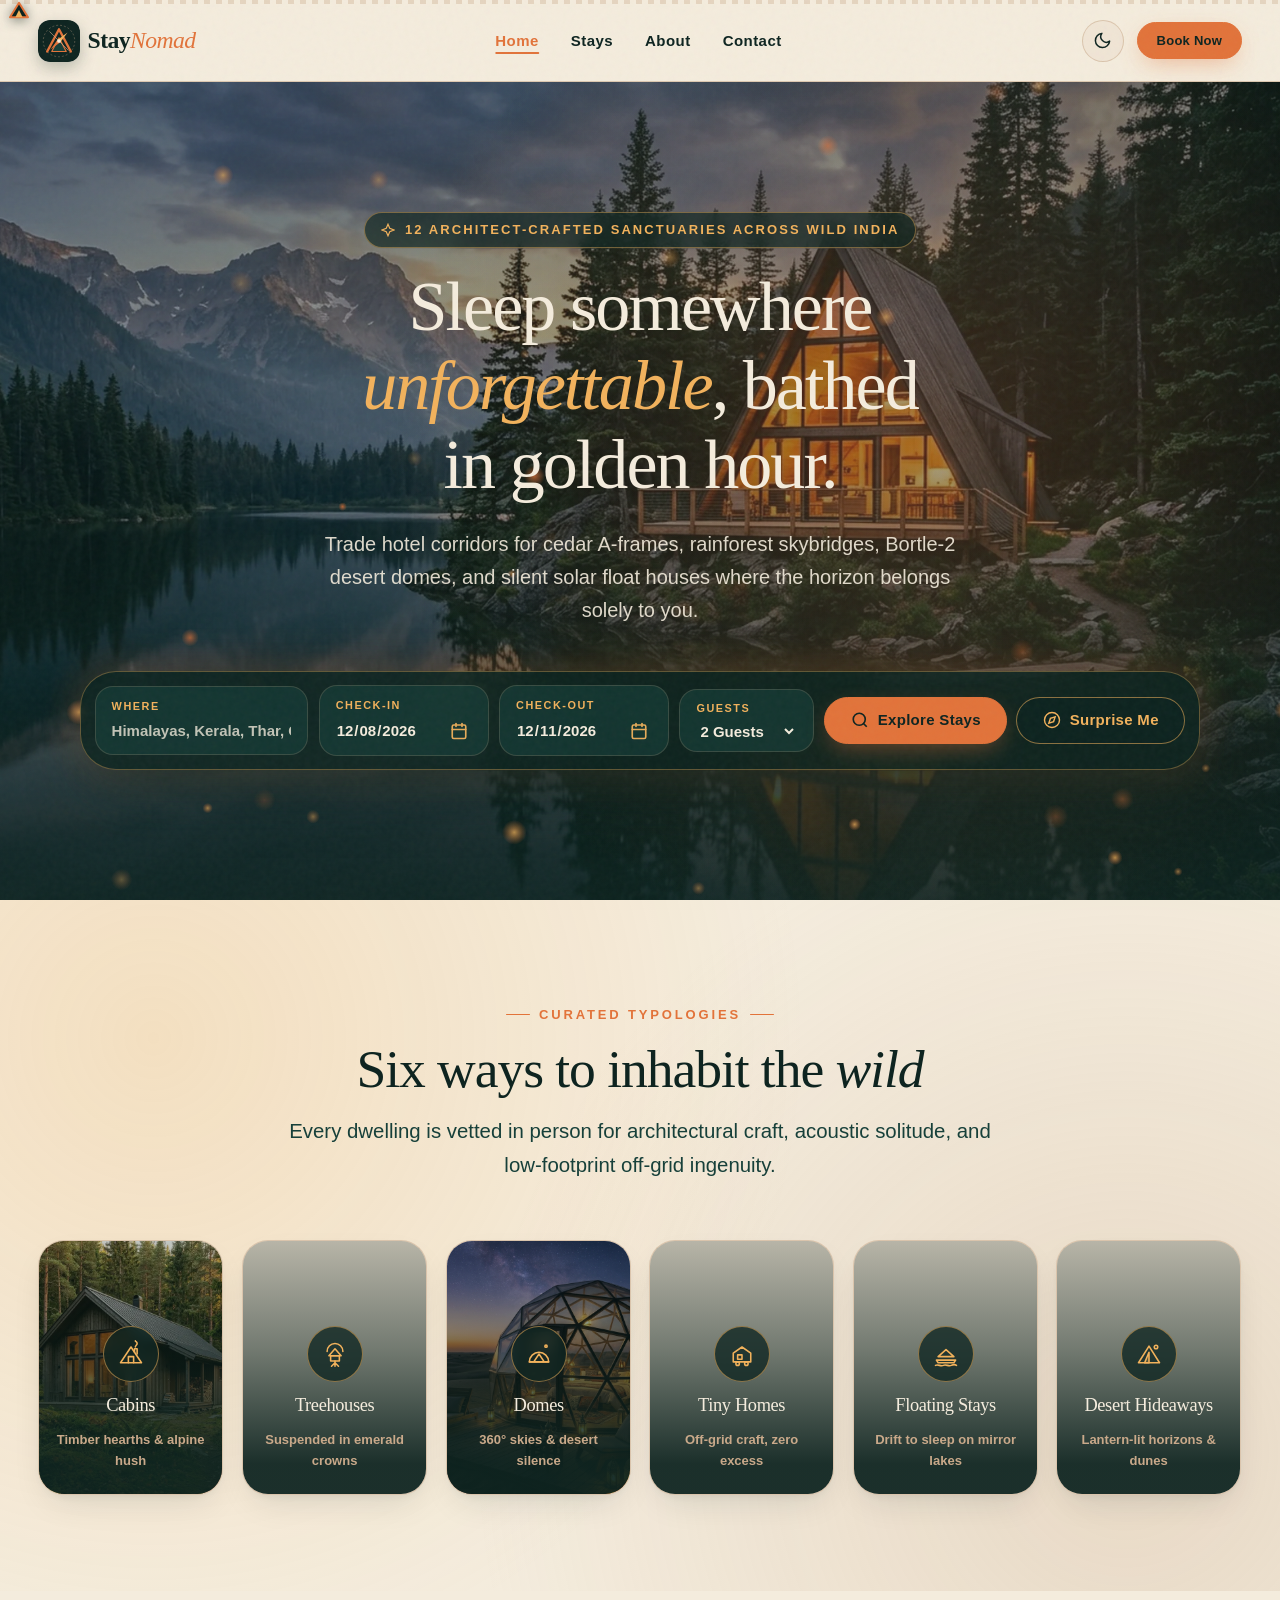
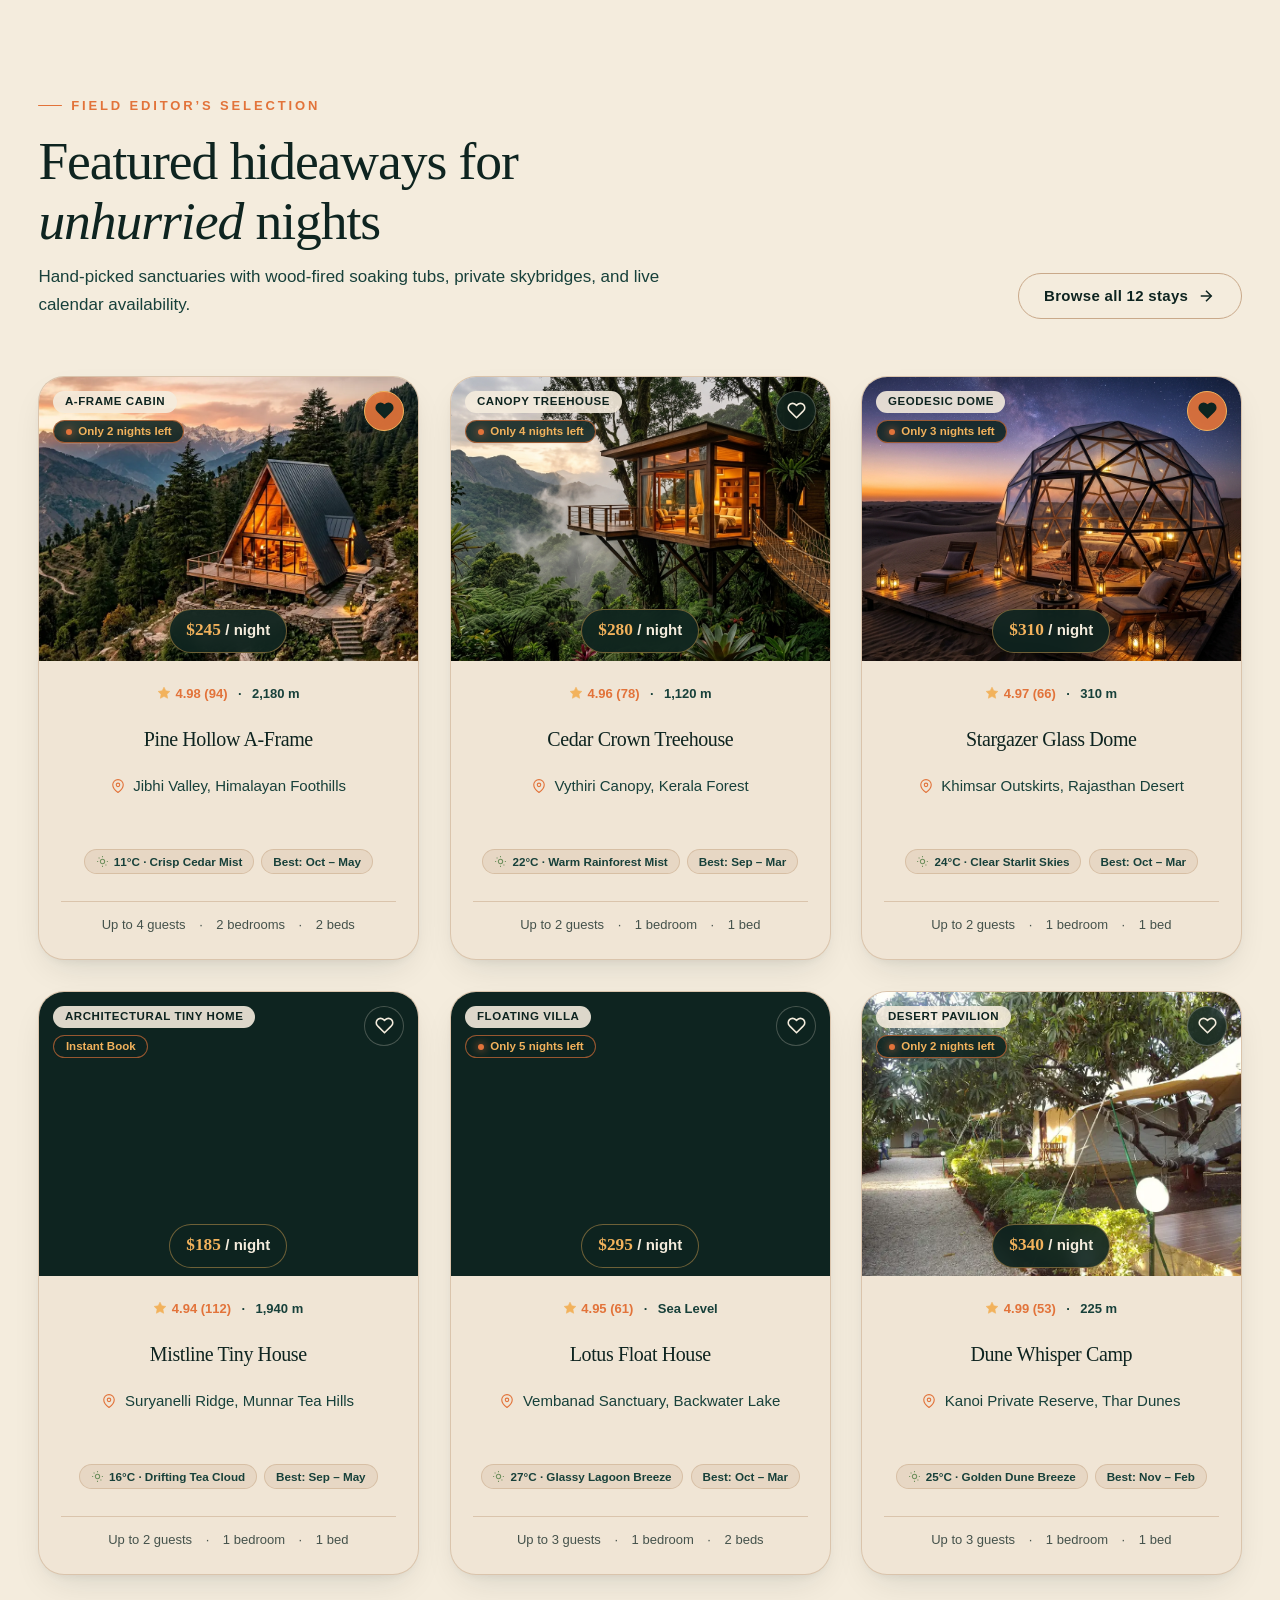
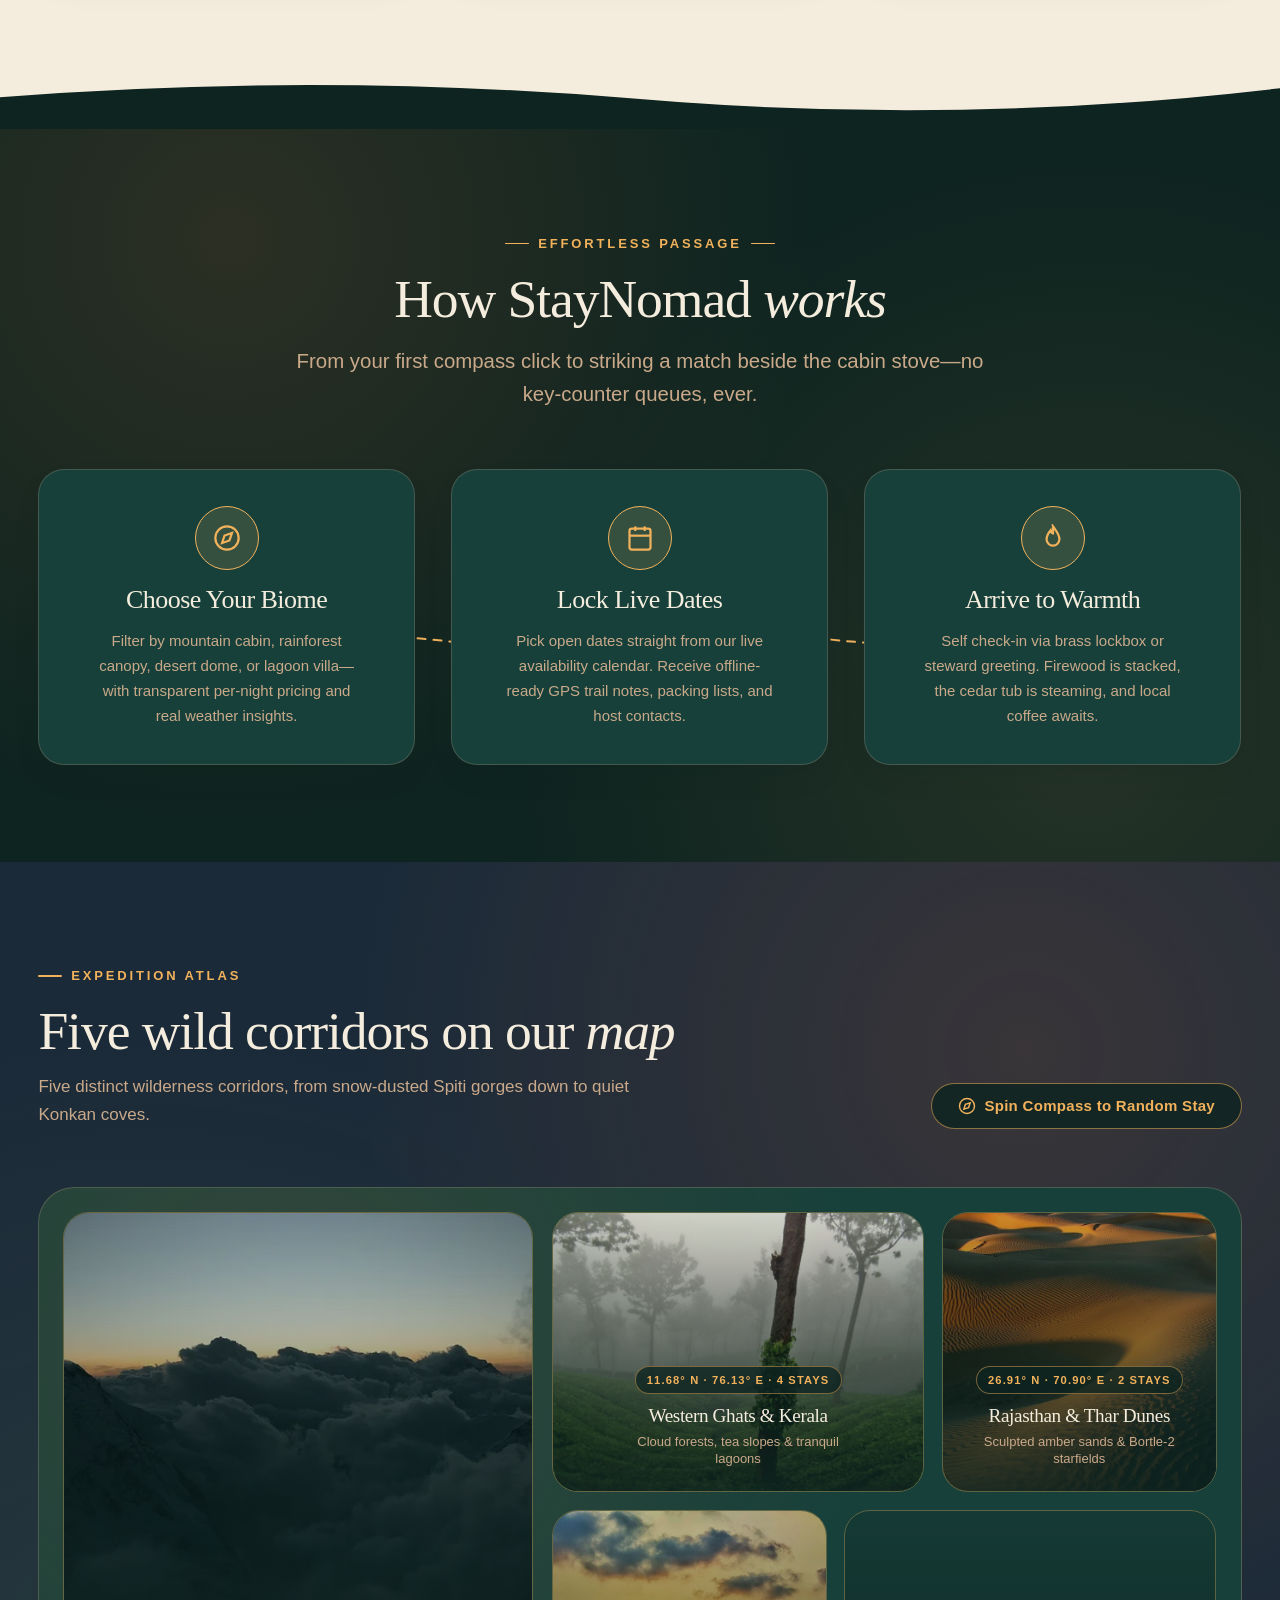
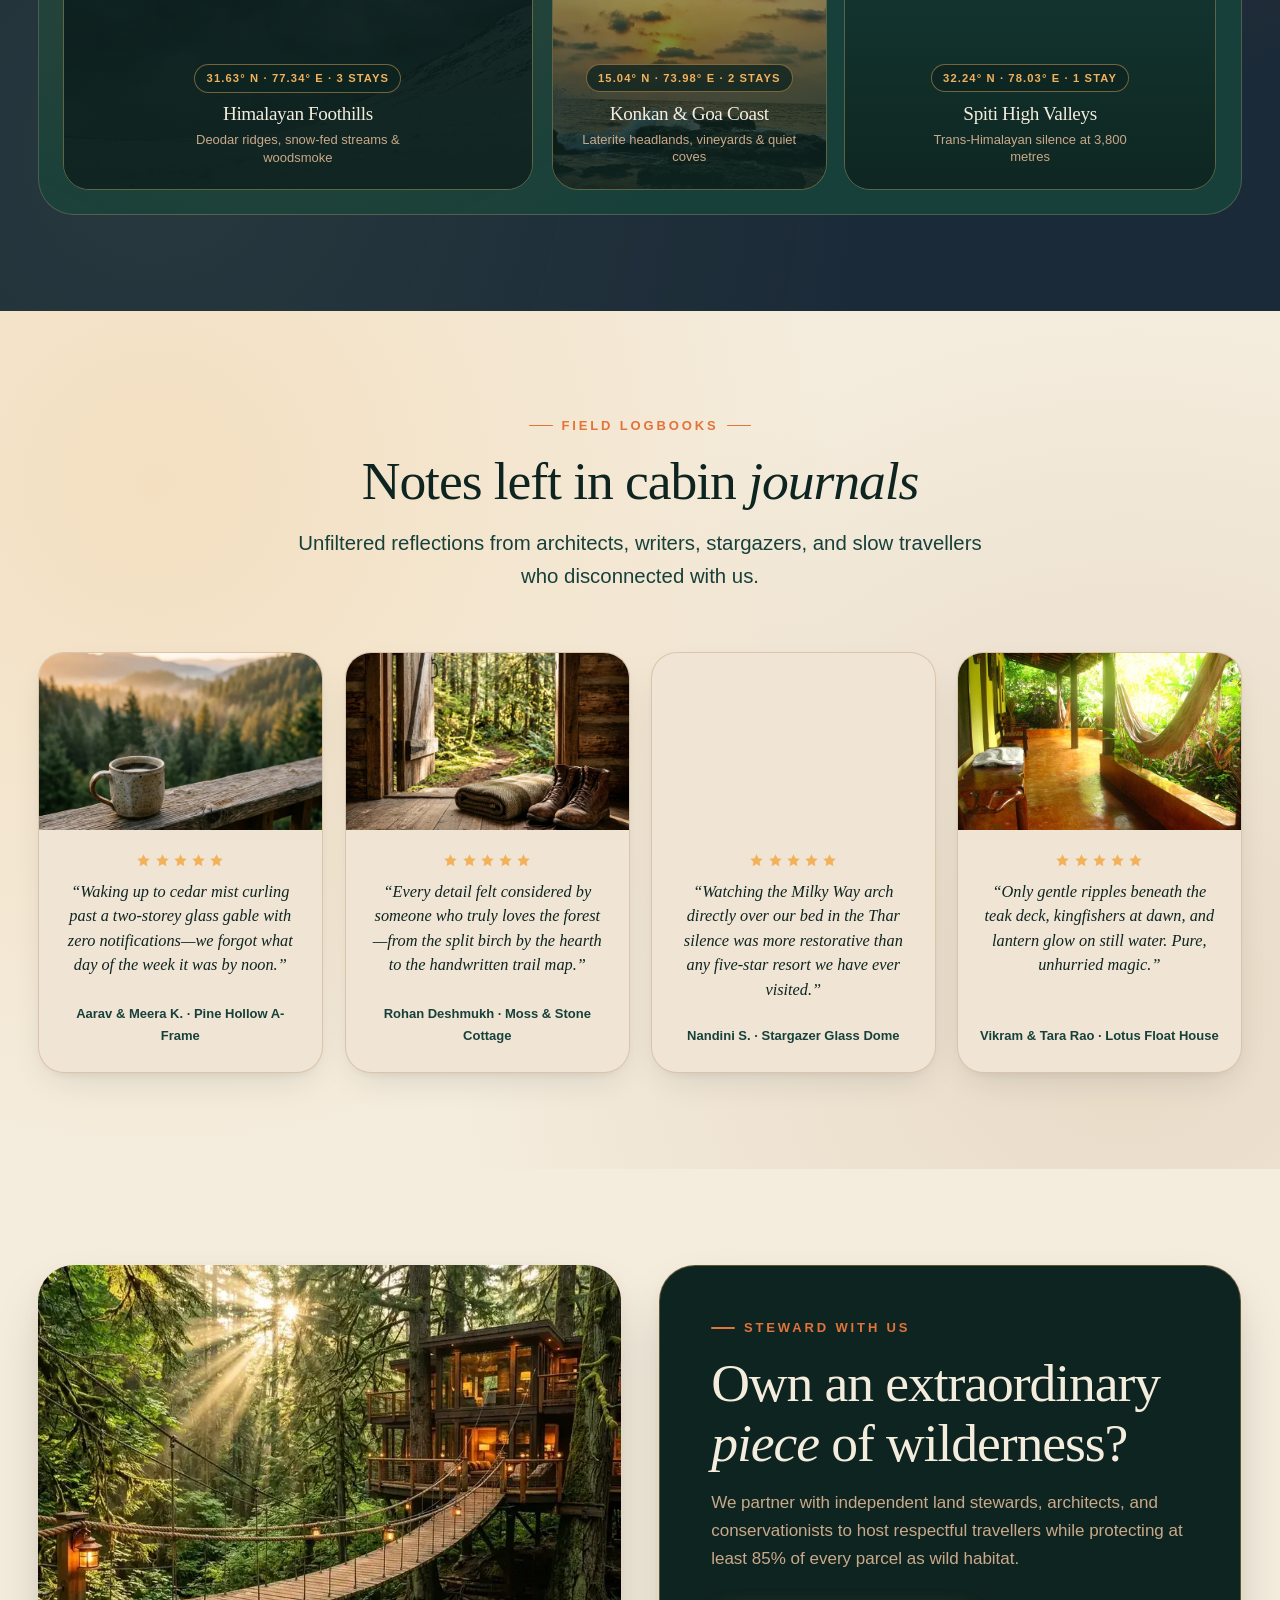
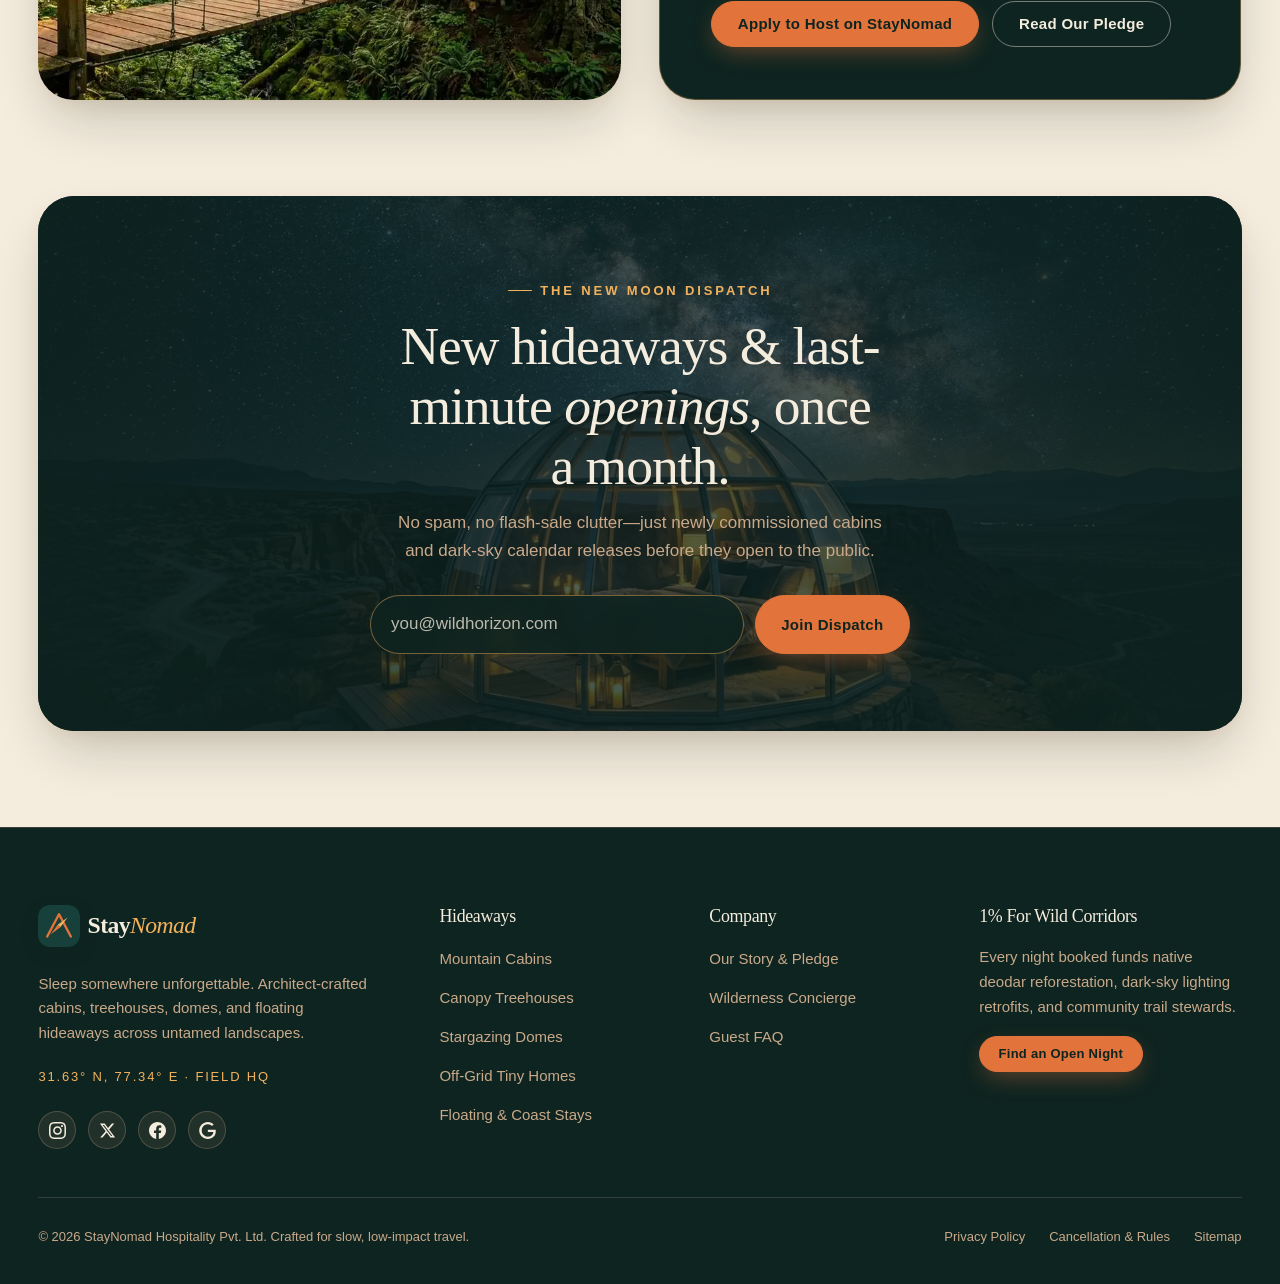
<file: index.html>
<!DOCTYPE html>
<html lang="en" data-theme="light">
<head>
  <meta charset="UTF-8">
  <meta name="viewport" content="width=device-width, initial-scale=1.0">
  <title>StayNomad — Sleep Somewhere Unforgettable | Wild Cabins, Treehouses &amp; Domes</title>
  <meta name="description" content="StayNomad curates architect-designed cabins, canopy treehouses, geodesic stargazing domes, tiny homes, floating villas, and desert hideaways for unforgettable escapes.">
  <link rel="canonical" href="https://staynomad.example/index.html">
  <meta property="og:type" content="website">
  <meta property="og:title" content="StayNomad — Sleep Somewhere Unforgettable">
  <meta property="og:description" content="Browse handcrafted cabins, treehouses, glass domes, floating stays, and desert hideaways with live availability.">
  <meta property="og:url" content="https://staynomad.example/index.html">
  <meta property="og:image" content="assets/images/hero-cabin-lake-dusk.jpg">
  <meta name="twitter:card" content="summary_large_image">
  <meta name="twitter:title" content="StayNomad — Sleep Somewhere Unforgettable">
  <meta name="twitter:description" content="Handcrafted cabins, treehouses, geodesic domes, and off-grid hideaways bathed in golden hour.">
  <meta name="twitter:image" content="assets/images/hero-cabin-lake-dusk.jpg">
  <link rel="icon" type="image/svg+xml" href="assets/images/favicon.svg">
  <link rel="stylesheet" href="assets/css/base.css?v=1.6">
  <link rel="stylesheet" href="assets/css/components.css?v=1.7">
  <link rel="stylesheet" href="assets/css/pages.css?v=1.7">
  <script type="application/ld+json">
  {
    "@context": "https://schema.org",
    "@type": "Organization",
    "name": "StayNomad",
    "slogan": "Sleep somewhere unforgettable.",
    "url": "https://staynomad.example/",
    "logo": "https://staynomad.example/assets/images/favicon.svg",
    "description": "Curated boutique wilderness accommodations including cabins, treehouses, geodesic domes, tiny homes, floating stays, and desert hideaways.",
    "contactPoint": {
      "@type": "ContactPoint",
      "telephone": "+91-1902-294-810",
      "contactType": "customer service",
      "availableLanguage": ["English"]
    }
  }
  </script>
</head>
<body>
  <a href="#main-content" class="skip-link">Skip to main content</a>

  <!-- Scroll-Linked Trail Progress Bar + Tiny Tent Marker -->
  <div class="scroll-trail" aria-hidden="true">
    <div class="scroll-trail-fill" id="scroll-trail-fill"></div>
  </div>
  <svg class="scroll-trail-tent" id="scroll-trail-tent" viewBox="0 0 24 20" aria-hidden="true">
    <polygon points="2,18 12,2 22,18" fill="#0E2420" stroke="#E2733A" stroke-width="2.2" stroke-linejoin="round"/>
    <polygon points="8,18 12,10 16,18" fill="#F2B25C"/>
  </svg>

  <!-- Minimal Site Header: Strictly 4 Links -->
  <header class="site-header">
    <div class="container nav-inner">
      <a href="index.html" class="brand-logo" aria-label="StayNomad Home">
        <svg class="brand-logo-mark" viewBox="0 0 64 64" role="img" aria-hidden="true">
          <rect width="64" height="64" rx="15" fill="#0E2420"/>
          <circle cx="32" cy="32" r="24" fill="none" stroke="#C9A98A" stroke-width="1.2" stroke-dasharray="3 3" opacity="0.45"/>
          <path d="M14 48 L32 14 L50 48" fill="none" stroke="#E2733A" stroke-width="3.6" stroke-linecap="round" stroke-linejoin="round"/>
          <path d="M21 48 L32 27 L43 48 Z" fill="#17403A" stroke="#E2733A" stroke-width="1.8" stroke-linejoin="round"/>
          <path d="M18 18 L46 46" stroke="#C9A98A" stroke-width="1.4" stroke-linecap="round" opacity="0.7"/>
          <polygon points="45,19 34,34 30,30" fill="#F2B25C"/>
          <polygon points="19,45 30,30 34,34" fill="#E2733A"/>
          <circle cx="32" cy="32" r="2.8" fill="#F4ECDD"/>
        </svg>
        <span class="brand-wordmark">Stay<span>Nomad</span></span>
      </a>

      <nav aria-label="Primary navigation">
        <ul class="nav-links">
          <li><a href="index.html" aria-current="page">Home</a></li>
          <li><a href="stays.html">Stays</a></li>
          <li><a href="about.html">About</a></li>
          <li><a href="contact.html">Contact</a></li>
        </ul>
      </nav>

      <div class="nav-actions">
        <button type="button" class="theme-toggle" data-theme-toggle aria-label="Toggle night-cabin dark mode">
          <svg class="icon-moon" viewBox="0 0 24 24" fill="none" stroke="currentColor" stroke-width="1.9" stroke-linecap="round" stroke-linejoin="round" aria-hidden="true"><path d="M21 12.79A9 9 0 1 1 11.21 3 7 7 0 0 0 21 12.79z"/></svg>
          <svg class="icon-sun" viewBox="0 0 24 24" fill="none" stroke="currentColor" stroke-width="1.9" stroke-linecap="round" stroke-linejoin="round" aria-hidden="true"><circle cx="12" cy="12" r="5"/><path d="M12 1v2M12 21v2M4.22 4.22l1.42 1.42M18.36 18.36l1.42 1.42M1 12h2M21 12h2M4.22 19.78l1.42-1.42M18.36 5.64l1.42-1.42"/></svg>
        </button>
        <a href="booking.html" class="btn btn-primary btn-sm nav-booking-btn" data-magnetic>Book Now</a>
        <button type="button" class="mobile-menu-toggle" data-mobile-toggle aria-expanded="false" aria-controls="mobile-nav-overlay" aria-label="Toggle menu">
          <span></span><span></span><span></span>
        </button>
      </div>
    </div>
  </header>

  <!-- Mobile Full-Screen Menu -->
  <div class="mobile-nav-overlay" id="mobile-nav-overlay" aria-hidden="true">
    <ul class="mobile-nav-links">
      <li><a href="index.html" aria-current="page">Home</a></li>
      <li><a href="stays.html">Stays</a></li>
      <li><a href="about.html">About</a></li>
      <li><a href="contact.html">Contact</a></li>
    </ul>
    <div class="mobile-nav-footer">
      <a href="booking.html" class="btn btn-primary btn-lg" style="width:100%;max-width:340px;">Book Now</a>
      <p>Sleep somewhere unforgettable.</p>
    </div>
  </div>

  <main id="main-content">
    <!-- 1. Cinematic Hero with Ken-Burns, Embers Canvas & Floating Search Bar -->
    <section class="hero-home" aria-label="Discover unforgettable wild stays">
      <div class="hero-media">
        <picture>
          <source srcset="assets/images/hero-cabin-lake-dusk.webp" type="image/webp">
          <img src="assets/images/hero-cabin-lake-dusk.jpg" alt="Glass-front cedar A-frame cabin beside a mirror-still alpine lake at golden hour dusk with warm interior glow" width="1600" height="1000" decoding="async">
        </picture>
      </div>
      <div class="hero-overlay" aria-hidden="true"></div>
      <canvas id="hero-embers-canvas" aria-hidden="true"></canvas>

      <div class="container hero-content">
        <div class="hero-copy">
          <div class="hero-kicker">
            <svg viewBox="0 0 24 24" width="14" height="14" fill="none" stroke="currentColor" stroke-width="2" aria-hidden="true"><polygon points="12 2 15 9 22 12 15 15 12 22 9 15 2 12 9 9 12 2"/></svg>
            <span>12 Architect-Crafted Sanctuaries Across Wild India</span>
          </div>
          <h1 class="hero-headline">
            <span class="line-mask"><span class="line-inner">Sleep somewhere</span></span>
            <span class="line-mask"><span class="line-inner"><em>unforgettable</em>, bathed</span></span>
            <span class="line-mask"><span class="line-inner">in golden hour.</span></span>
          </h1>
          <p class="hero-subtext">
            Trade hotel corridors for cedar A-frames, rainforest skybridges, Bortle-2 desert domes, and silent solar float houses where the horizon belongs solely to you.
          </p>
        </div>

        <div class="hero-search-shell">
          <form class="hero-search-form" action="stays.html" method="get" aria-label="Search stay availability">
            <div class="search-field">
              <label for="hero-where">Where</label>
              <input type="text" id="hero-where" name="q" placeholder="Himalayas, Kerala, Thar, Coorg…" autocomplete="off">
            </div>
            <div class="search-field">
              <label for="hero-checkin">Check-in</label>
              <input type="date" id="hero-checkin" name="checkin">
            </div>
            <div class="search-field">
              <label for="hero-checkout">Check-out</label>
              <input type="date" id="hero-checkout" name="checkout">
            </div>
            <div class="search-field">
              <label for="hero-guests">Guests</label>
              <select id="hero-guests" name="guests">
                <option value="1">1 Guest</option>
                <option value="2" selected>2 Guests</option>
                <option value="3">3 Guests</option>
                <option value="4">4 Guests</option>
                <option value="5">5+ Guests</option>
              </select>
            </div>
            <div class="hero-search-actions">
              <button type="submit" class="btn btn-primary" data-magnetic>
                <svg viewBox="0 0 24 24" fill="none" stroke="currentColor" stroke-width="2.2" aria-hidden="true"><circle cx="11" cy="11" r="8"/><line x1="21" y1="21" x2="16.65" y2="16.65"/></svg>
                <span>Explore Stays</span>
              </button>
              <button type="button" class="btn btn-surprise" data-surprise-me data-magnetic title="Fly to a random available stay">
                <svg viewBox="0 0 24 24" fill="none" stroke="currentColor" stroke-width="1.9" aria-hidden="true"><circle cx="12" cy="12" r="10"/><polygon points="16.24 7.76 14.12 14.12 7.76 16.24 9.88 9.88 16.24 7.76"/></svg>
                <span>Surprise Me</span>
              </button>
            </div>
          </form>
        </div>
      </div>
    </section>

    <!-- 2. Category Strip -->
    <section class="section section-warm" aria-labelledby="categories-heading">
      <div class="container">
        <div class="section-header centered" data-reveal>
          <span class="eyebrow">Curated Typologies</span>
          <h2 id="categories-heading">Six ways to inhabit the <em>wild</em></h2>
          <p>Every dwelling is vetted in person for architectural craft, acoustic solitude, and low-footprint off-grid ingenuity.</p>
        </div>
        <div class="categories-grid" id="home-categories-grid"></div>
      </div>
    </section>

    <!-- 3. Featured Stays -->
    <section class="section" aria-labelledby="featured-heading">
      <div class="container">
        <div class="section-header-split" data-reveal>
          <div>
            <span class="eyebrow">Field Editor’s Selection</span>
            <h2 id="featured-heading">Featured hideaways for <em>unhurried</em> nights</h2>
            <p style="margin-top:0.75rem;color:var(--text-secondary);">Hand-picked sanctuaries with wood-fired soaking tubs, private skybridges, and live calendar availability.</p>
          </div>
          <a href="stays.html" class="btn btn-outline" data-magnetic>
            <span>Browse all 12 stays</span>
            <svg viewBox="0 0 24 24" fill="none" stroke="currentColor" stroke-width="2" aria-hidden="true"><line x1="5" y1="12" x2="19" y2="12"/><polyline points="12 5 19 12 12 19"/></svg>
          </a>
        </div>
        <div class="stays-grid" id="home-featured-grid"></div>
      </div>
    </section>

    <!-- Curved Section Divider -->
    <div class="curve-divider" aria-hidden="true">
      <svg viewBox="0 0 1440 64" preserveAspectRatio="none">
        <path d="M0,64 L0,28 Q360,0 720,30 T1440,18 L1440,64 Z" fill="#0E2420"/>
      </svg>
    </div>

    <!-- 4. How StayNomad Works in 3 Steps -->
    <section class="section section-dark" aria-labelledby="how-heading">
      <div class="container">
        <div class="section-header centered" data-reveal>
          <span class="eyebrow">Effortless Passage</span>
          <h2 id="how-heading">How StayNomad <em>works</em></h2>
          <p>From your first compass click to striking a match beside the cabin stove—no key-counter queues, ever.</p>
        </div>

        <div class="steps-wrapper">
          <svg class="steps-route-svg" viewBox="0 0 900 70" fill="none" aria-hidden="true">
            <path class="steps-route-path" d="M20,40 C220,5 320,65 450,35 C580,5 700,65 880,28" stroke="#F2B25C" stroke-width="2" stroke-linecap="round"/>
            <circle cx="20" cy="40" r="5" fill="#E2733A"/>
            <circle cx="450" cy="35" r="5" fill="#F2B25C"/>
            <circle cx="880" cy="28" r="5" fill="#E2733A"/>
          </svg>

          <div class="steps-grid">
            <article class="step-card" data-tilt data-reveal style="--stagger:0">
              <div class="step-icon-badge" data-tilt-layer="3">
                <svg viewBox="0 0 24 24" fill="none" stroke="currentColor" stroke-width="1.9" aria-hidden="true"><circle cx="12" cy="12" r="10"/><polygon points="16.24 7.76 14.12 14.12 7.76 16.24 9.88 9.88 16.24 7.76"/></svg>
              </div>
              <h3 data-tilt-layer="2">Choose Your Biome</h3>
              <p data-tilt-layer="1">Filter by mountain cabin, rainforest canopy, desert dome, or lagoon villa—with transparent per-night pricing and real weather insights.</p>
            </article>

            <article class="step-card" data-tilt data-reveal style="--stagger:1">
              <div class="step-icon-badge" data-tilt-layer="3">
                <svg viewBox="0 0 24 24" fill="none" stroke="currentColor" stroke-width="1.9" aria-hidden="true"><rect x="3" y="4" width="18" height="18" rx="2"/><line x1="16" y1="2" x2="16" y2="6"/><line x1="8" y1="2" x2="8" y2="6"/><line x1="3" y1="10" x2="21" y2="10"/></svg>
              </div>
              <h3 data-tilt-layer="2">Lock Live Dates</h3>
              <p data-tilt-layer="1">Pick open dates straight from our live availability calendar. Receive offline-ready GPS trail notes, packing lists, and host contacts.</p>
            </article>

            <article class="step-card" data-tilt data-reveal style="--stagger:2">
              <div class="step-icon-badge" data-tilt-layer="3">
                <svg viewBox="0 0 24 24" fill="none" stroke="currentColor" stroke-width="1.9" aria-hidden="true"><path d="M12 2c2.8 4 5.5 7 5.5 11a5.5 5.5 0 0 1-11 0c0-3 1.7-5.6 3.5-7.7.5 2 1.6 2.8 2 2.8 0-2.2.2-4.1 0-6.1z"/></svg>
              </div>
              <h3 data-tilt-layer="2">Arrive to Warmth</h3>
              <p data-tilt-layer="1">Self check-in via brass lockbox or steward greeting. Firewood is stacked, the cedar tub is steaming, and local coffee awaits.</p>
            </article>
          </div>
        </div>
      </div>
    </section>

    <!-- 5. Map-Style Destinations Mosaic -->
    <section class="section section-dusk" aria-labelledby="mosaic-heading">
      <div class="container">
        <div class="section-header-split" data-reveal>
          <div>
            <span class="eyebrow">Expedition Atlas</span>
            <h2 id="mosaic-heading">Five wild corridors on our <em>map</em></h2>
            <p style="margin-top:0.75rem;color:var(--clay);">Five distinct wilderness corridors, from snow-dusted Spiti gorges down to quiet Konkan coves.</p>
          </div>
          <button type="button" class="btn btn-surprise" data-surprise-me data-magnetic>
            <svg viewBox="0 0 24 24" fill="none" stroke="currentColor" stroke-width="1.9" aria-hidden="true"><circle cx="12" cy="12" r="10"/><polygon points="16.24 7.76 14.12 14.12 7.76 16.24 9.88 9.88 16.24 7.76"/></svg>
            <span>Spin Compass to Random Stay</span>
          </button>
        </div>

        <div class="mosaic-stage">
          <div class="destinations-mosaic" id="home-destinations-mosaic"></div>
        </div>
      </div>
    </section>

    <!-- 6. Guest Stories -->
    <section class="section section-warm" aria-labelledby="stories-heading">
      <div class="container">
        <div class="section-header centered" data-reveal>
          <span class="eyebrow">Field Logbooks</span>
          <h2 id="stories-heading">Notes left in cabin <em>journals</em></h2>
          <p>Unfiltered reflections from architects, writers, stargazers, and slow travellers who disconnected with us.</p>
        </div>
        <div class="stories-grid" id="home-stories-grid"></div>
      </div>
    </section>

    <!-- 7. Overlapping Host CTA -->
    <section class="section" aria-labelledby="host-cta-heading">
      <div class="container">
        <div class="editorial-overlap">
          <div class="editorial-overlap-media image-mask-reveal" data-reveal>
            <picture>
              <source srcset="assets/images/host-cta-treehouse-canopy.webp" type="image/webp">
              <img src="assets/images/host-cta-treehouse-canopy.jpg" alt="Wooden suspension skybridge leading to an elevated cedar treehouse bathed in golden forest sunbeams" width="1100" height="750" loading="lazy" decoding="async">
            </picture>
          </div>
          <div class="editorial-overlap-card" data-tilt data-reveal style="--stagger:1">
            <span class="eyebrow" data-tilt-layer="2">Steward With Us</span>
            <h2 id="host-cta-heading" data-tilt-layer="3">Own an extraordinary <em>piece</em> of wilderness?</h2>
            <p data-tilt-layer="1">We partner with independent land stewards, architects, and conservationists to host respectful travellers while protecting at least 85% of every parcel as wild habitat.</p>
            <div style="display:flex;flex-wrap:wrap;gap:0.85rem;" data-tilt-layer="2">
              <a href="contact.html" class="btn btn-primary" data-magnetic>Apply to Host on StayNomad</a>
              <a href="about.html" class="btn btn-outline" data-magnetic>Read Our Pledge</a>
            </div>
          </div>
        </div>
      </div>
    </section>

    <!-- 8. Stargazing Dome Newsletter -->
    <section class="section" style="padding-top:0;" aria-labelledby="newsletter-heading">
      <div class="container">
        <div class="newsletter-banner" data-reveal>
          <div class="newsletter-banner-bg">
            <picture>
              <source srcset="assets/images/newsletter-stargazing-dome.webp" type="image/webp">
              <img src="assets/images/newsletter-stargazing-dome.jpg" alt="Transparent geodesic dome glowing softly with amber candlelight under a starry Milky Way desert night sky" width="1400" height="700" loading="lazy" decoding="async">
            </picture>
          </div>
          <span class="eyebrow" style="color:var(--amber);">The New Moon Dispatch</span>
          <h2 id="newsletter-heading" style="max-width:18ch;margin-inline:auto;">New hideaways &amp; last-minute <em>openings</em>, once a month.</h2>
          <p style="color:var(--clay);max-width:52ch;margin:0.85rem auto 0;">No spam, no flash-sale clutter—just newly commissioned cabins and dark-sky calendar releases before they open to the public.</p>
          <form class="newsletter-form" id="newsletter-form" novalidate>
            <label for="newsletter-email" class="sr-only">Email address</label>
            <input type="email" id="newsletter-email" placeholder="you@wildhorizon.com" required>
            <button type="submit" class="btn btn-primary" data-magnetic>Join Dispatch</button>
          </form>
        </div>
      </div>
    </section>
  </main>

  <!-- Editorial Site Footer -->
  <footer class="site-footer">
    <div class="container">
      <div class="footer-grid">
        <div class="footer-brand">
          <a href="index.html" class="brand-logo">
            <svg class="brand-logo-mark" viewBox="0 0 64 64" aria-hidden="true">
              <rect width="64" height="64" rx="15" fill="#17403A"/>
              <path d="M14 48 L32 14 L50 48" fill="none" stroke="#E2733A" stroke-width="3.6" stroke-linecap="round" stroke-linejoin="round"/>
              <polygon points="45,19 34,34 30,30" fill="#F2B25C"/>
              <polygon points="19,45 30,30 34,34" fill="#E2733A"/>
            </svg>
            <span class="brand-wordmark">Stay<span>Nomad</span></span>
          </a>
          <p>Sleep somewhere unforgettable. Architect-crafted cabins, treehouses, domes, and floating hideaways across untamed landscapes.</p>
          <span class="footer-coords">31.63° N, 77.34° E · Field HQ</span>
          <div class="footer-social-links" aria-label="StayNomad Social Media">
            <a href="https://instagram.com" target="_blank" rel="noopener noreferrer" class="social-link" aria-label="Instagram">
              <svg viewBox="0 0 24 24" fill="currentColor" aria-hidden="true">
                <path d="M12 2.163c3.204 0 3.584.012 4.85.07 3.252.148 4.771 1.691 4.919 4.919.058 1.265.069 1.645.069 4.849 0 3.205-.012 3.584-.069 4.849-.149 3.225-1.664 4.771-4.919 4.919-1.266.058-1.644.07-4.85.07-3.204 0-3.584-.012-4.849-.07-3.26-.149-4.771-1.699-4.919-4.92-.058-1.265-.07-1.644-.07-4.849 0-3.204.013-3.583.07-4.849.149-3.227 1.664-4.771 4.919-4.919 1.266-.057 1.645-.069 4.849-.069zm0-2.163c-3.259 0-3.667.014-4.947.072-4.358.2-6.78 2.618-6.98 6.98-.059 1.281-.073 1.689-.073 4.948 0 3.259.014 3.668.072 4.948.2 4.358 2.618 6.78 6.98 6.98 1.281.058 1.689.072 4.948.072 3.259 0 3.668-.014 4.948-.072 4.354-.2 6.782-2.618 6.979-6.98.059-1.28.073-1.689.073-4.948 0-3.259-.014-3.667-.072-4.947-.196-4.354-2.617-6.78-6.979-6.98-1.281-.059-1.69-.073-4.949-.073zm0 5.838c-3.403 0-6.162 2.759-6.162 6.162s2.759 6.163 6.162 6.163 6.162-2.759 6.162-6.163c0-3.403-2.759-6.162-6.162-6.162zm0 10.162c-2.209 0-4-1.79-4-4 0-2.209 1.791-4 4-4s4 1.791 4 4c0 2.21-1.791 4-4 4zm6.406-11.845c-.796 0-1.441.645-1.441 1.44s.645 1.44 1.441 1.44c.795 0 1.439-.645 1.439-1.44s-.644-1.44-1.439-1.44z"/>
              </svg>
            </a>
            <a href="https://x.com" target="_blank" rel="noopener noreferrer" class="social-link" aria-label="X (formerly Twitter)">
              <svg viewBox="0 0 24 24" fill="currentColor" aria-hidden="true">
                <path d="M18.244 2.25h3.308l-7.227 8.26 8.502 11.24H16.17l-5.214-6.817L4.99 21.75H1.68l7.73-8.835L1.254 2.25H8.08l4.713 6.231zm-1.161 17.52h1.833L7.084 4.126H5.117z"/>
              </svg>
            </a>
            <a href="https://facebook.com" target="_blank" rel="noopener noreferrer" class="social-link" aria-label="Facebook">
              <svg viewBox="0 0 24 24" fill="currentColor" aria-hidden="true">
                <path d="M24 12.073c0-6.627-5.373-12-12-12s-12 5.373-12 12c0 5.99 4.388 10.954 10.125 11.854v-8.385H7.078v-3.47h3.047V9.43c0-3.007 1.792-4.669 4.533-4.669 1.312 0 2.686.235 2.686.235v2.953H15.83c-1.491 0-1.956.925-1.956 1.874v2.25h3.328l-.532 3.47h-2.796v8.385C19.612 23.027 24 18.062 24 12.073z"/>
              </svg>
            </a>
            <a href="https://google.com" target="_blank" rel="noopener noreferrer" class="social-link" aria-label="Google">
              <svg viewBox="0 0 24 24" fill="currentColor" aria-hidden="true">
                <path d="M12.48 10.92v3.28h7.84c-.24 1.84-.853 3.187-1.787 4.133-1.147 1.147-2.933 2.4-6.053 2.4-4.827 0-8.6-3.893-8.6-8.72s3.773-8.72 8.6-8.72c2.6 0 4.507 1.027 5.907 2.347l2.307-2.307C18.747 1.44 16.053 0 12.48 0 5.867 0 .307 5.387.307 12s5.56 12 12.173 12c3.573 0 6.267-1.173 8.373-3.36 2.16-2.16 2.84-5.213 2.84-7.667 0-.76-.053-1.467-.173-2.053H12.48z"/>
              </svg>
            </a>
          </div>
        </div>

        <div class="footer-col">
          <h4>Hideaways</h4>
          <ul>
            <li><a href="stays.html?type=cabins">Mountain Cabins</a></li>
            <li><a href="stays.html?type=treehouses">Canopy Treehouses</a></li>
            <li><a href="stays.html?type=domes">Stargazing Domes</a></li>
            <li><a href="stays.html?type=tiny-homes">Off-Grid Tiny Homes</a></li>
            <li><a href="stays.html?type=floating">Floating &amp; Coast Stays</a></li>
          </ul>
        </div>

        <div class="footer-col">
          <h4>Company</h4>
          <ul>
            <li><a href="about.html">Our Story &amp; Pledge</a></li>
            <li><a href="contact.html">Wilderness Concierge</a></li>
            <li><a href="contact.html#faq">Guest FAQ</a></li>
          </ul>
        </div>

        <div class="footer-col">
          <h4>1% For Wild Corridors</h4>
          <p style="font-size:var(--text-sm);color:var(--clay);margin-bottom:1rem;">Every night booked funds native deodar reforestation, dark-sky lighting retrofits, and community trail stewards.</p>
          <a href="stays.html" class="btn btn-primary btn-sm">Find an Open Night</a>
        </div>
      </div>

      <div class="footer-bottom">
        <p>&copy; 2026 StayNomad Hospitality Pvt. Ltd. Crafted for slow, low-impact travel.</p>
        <div class="footer-legal-links">
          <a href="privacy.html">Privacy Policy</a>
          <a href="contact.html#faq">Cancellation &amp; Rules</a>
          <a href="sitemap.xml">Sitemap</a>
        </div>
      </div>
    </div>
  </footer>

  <!-- Floating Scroll Up / Back to Top Button -->
  <button type="button" class="scroll-up-btn" id="scroll-up-btn" aria-label="Scroll back to top" title="Back to top" aria-hidden="true">
    <svg viewBox="0 0 24 24" fill="none" stroke="currentColor" stroke-linecap="round" stroke-linejoin="round" aria-hidden="true"><polyline points="18 15 12 9 6 15"></polyline></svg>
  </button>

  <script src="assets/data/stays.js"></script>
  <script src="assets/js/tilt.js"></script>
  <script src="assets/js/main.js"></script>
</body>
</html>
</file>
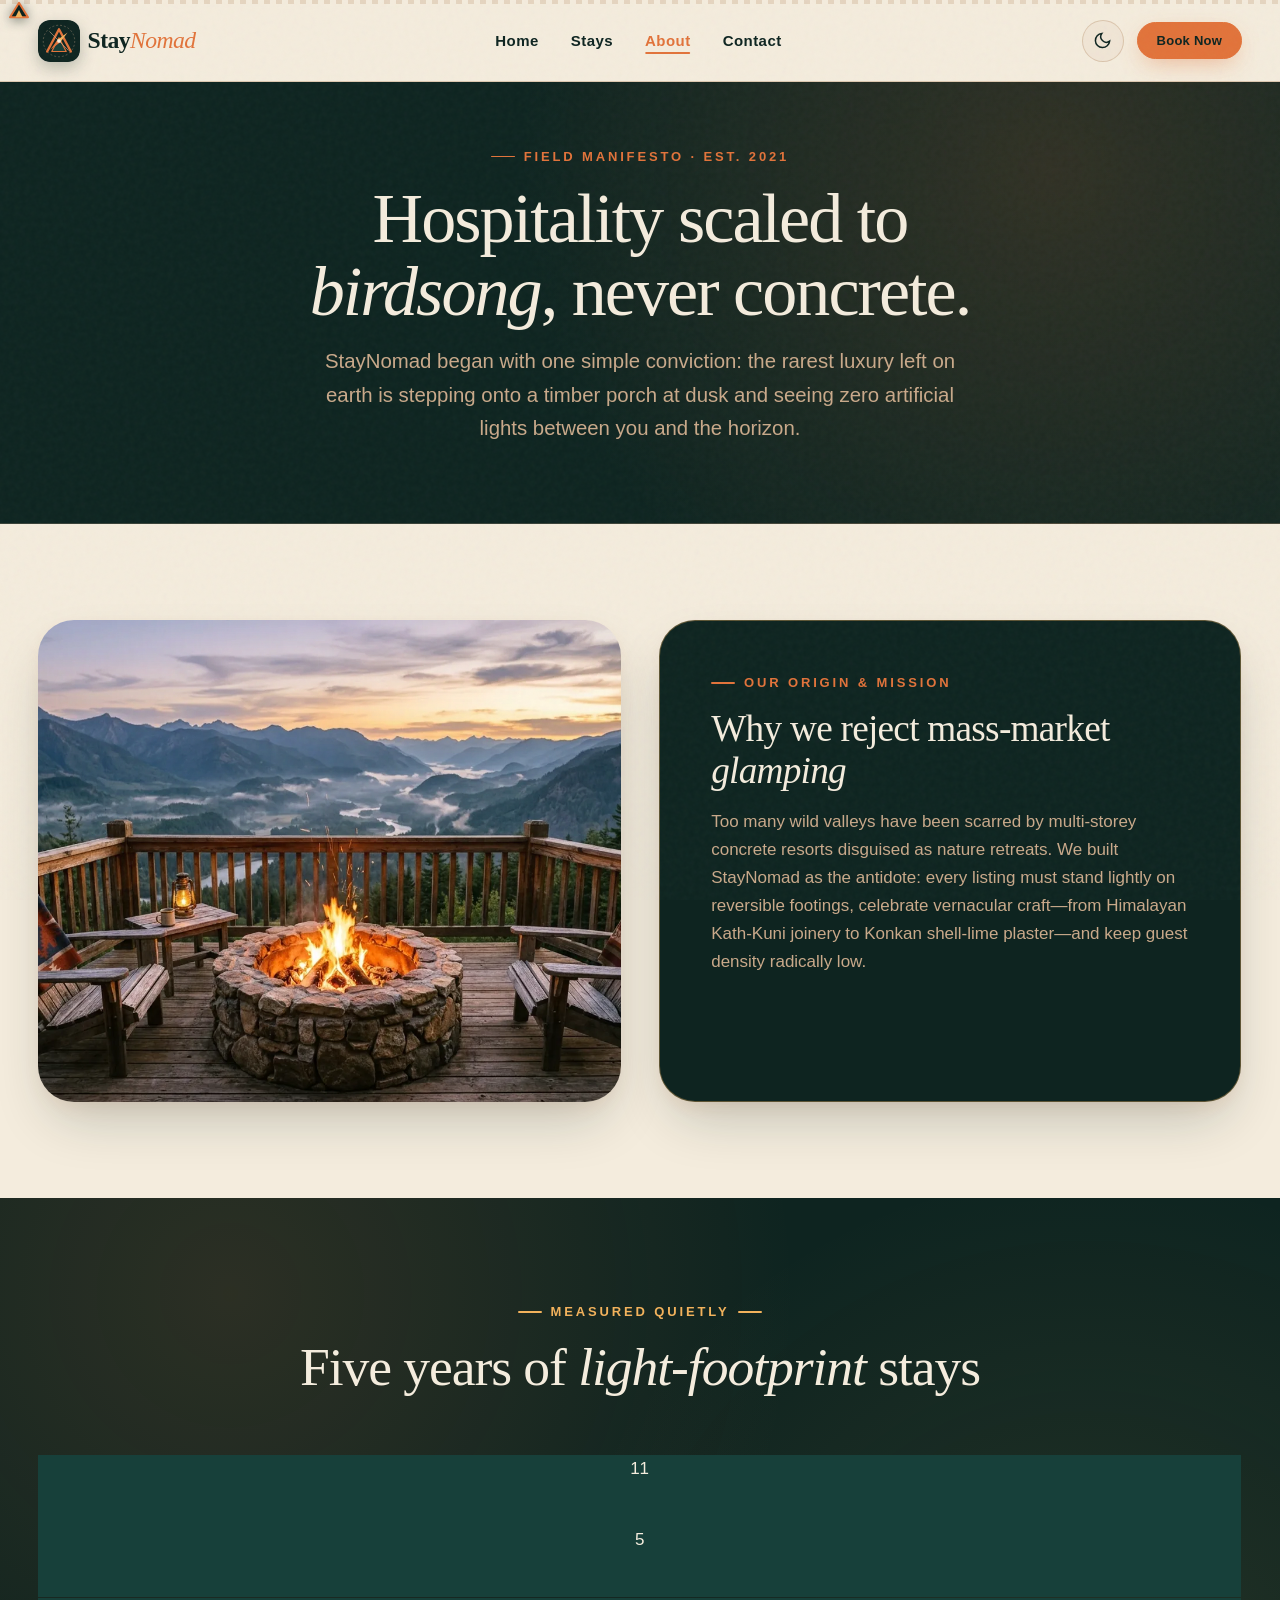
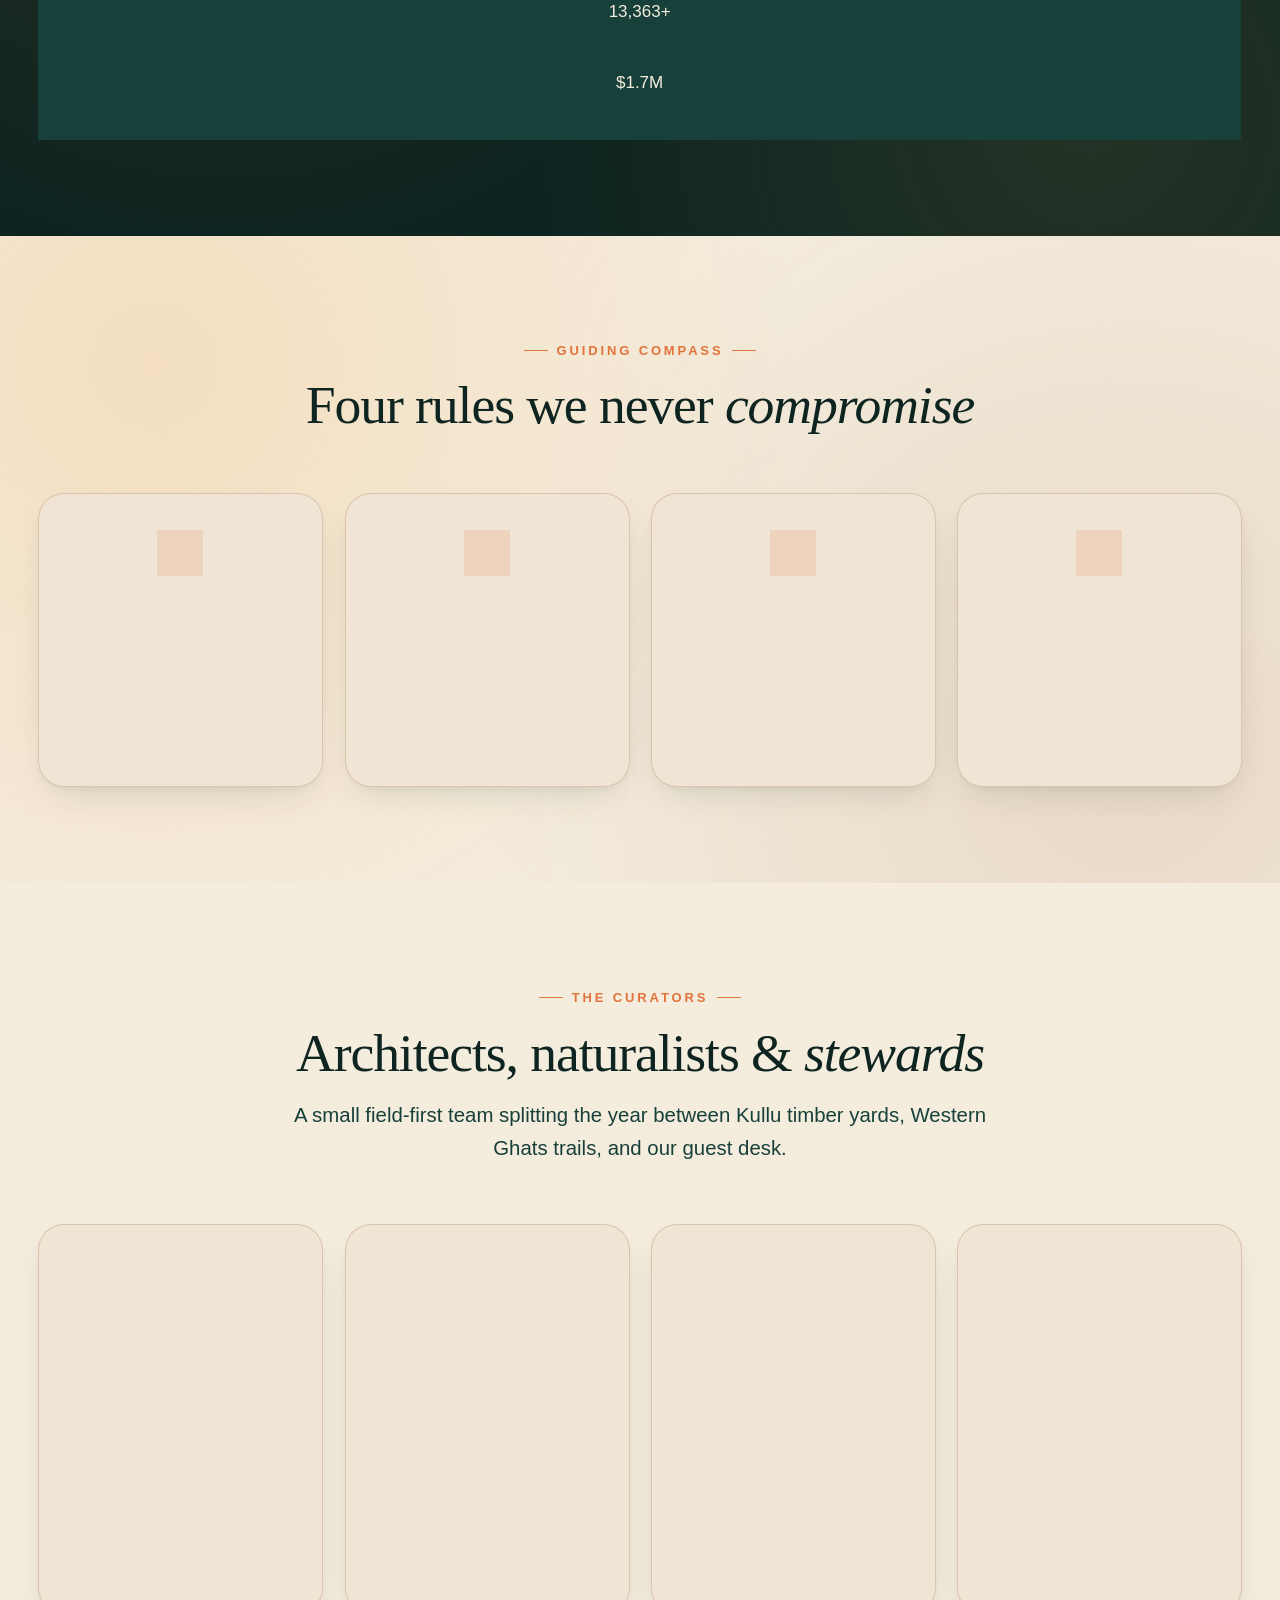
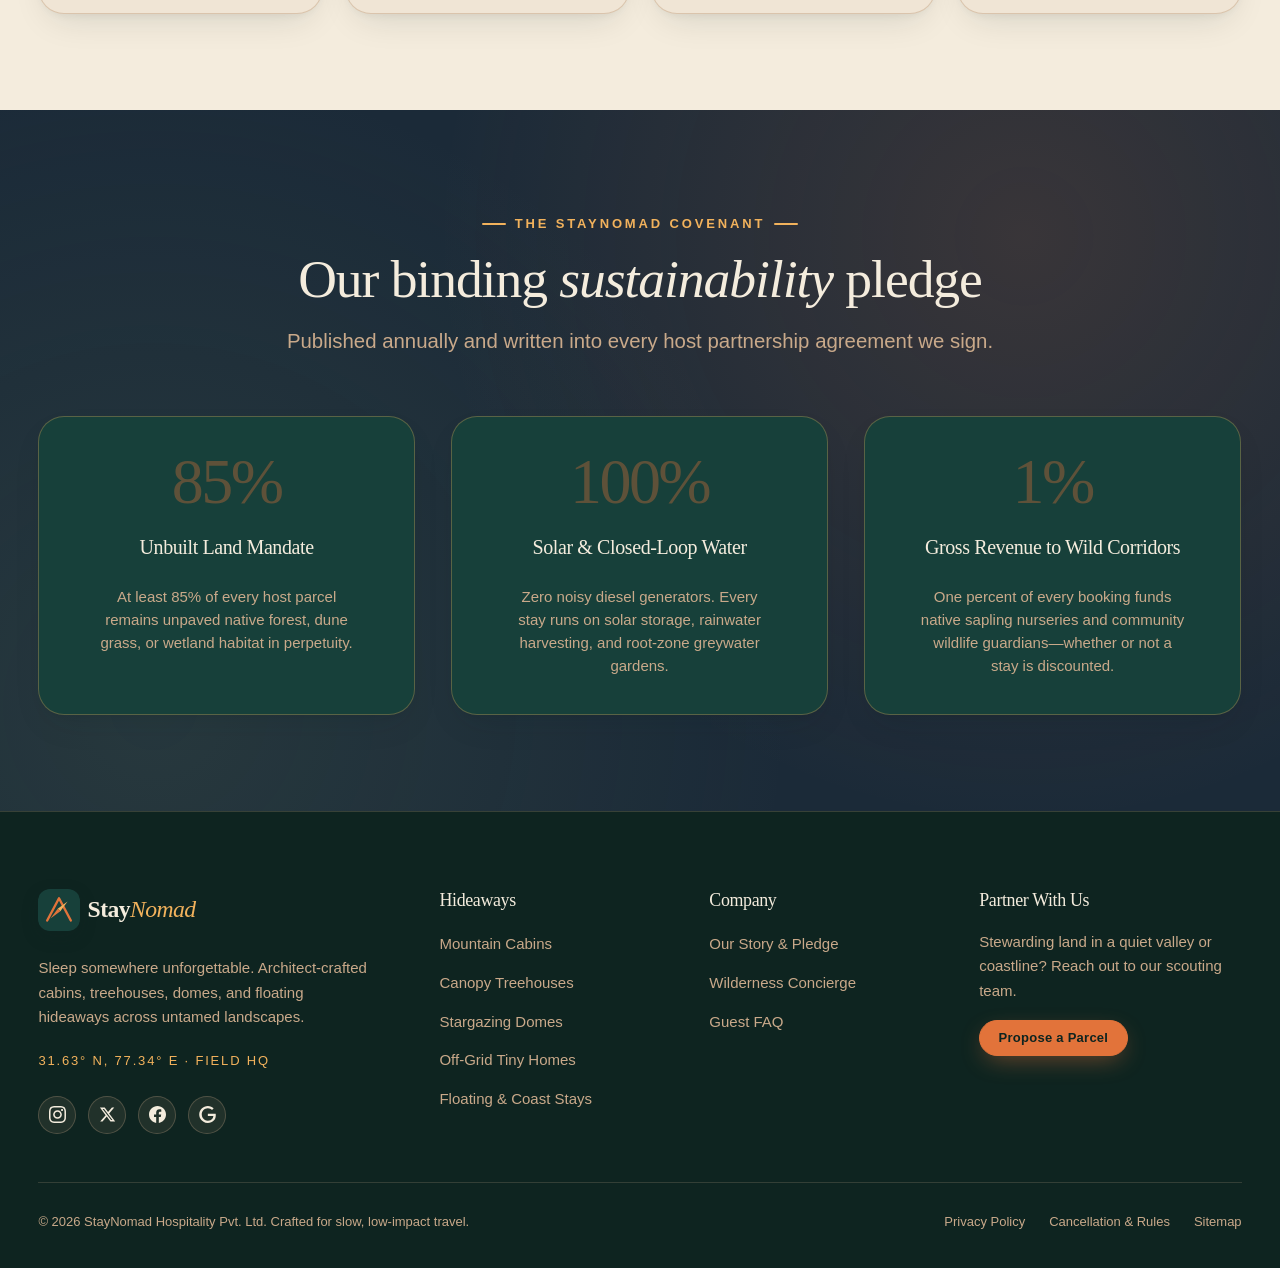
<file: about.html>
﻿<!DOCTYPE html>
<html lang="en" data-theme="light">
<head>
  <meta charset="UTF-8">
  <meta name="viewport" content="width=device-width, initial-scale=1.0">
  <title>About StayNomad — Our Story, Mission &amp; Rewilding Pledge</title>
  <meta name="description" content="Born around a twilight Himalayan campfire, StayNomad partners with independent architects and land stewards to craft low-impact sanctuaries across wild landscapes.">
  <link rel="canonical" href="https://staynomad.example/about.html">
  <meta property="og:type" content="website">
  <meta property="og:title" content="About StayNomad — Our Story, Mission &amp; Rewilding Pledge">
  <meta property="og:description" content="How StayNomad curates unusual off-grid cabins, treehouses, and domes while protecting wild habitats.">
  <meta property="og:url" content="https://staynomad.example/about.html">
  <meta property="og:image" content="assets/images/about-story-campfire.jpg">
  <meta name="twitter:card" content="summary_large_image">
  <meta name="twitter:title" content="About StayNomad">
  <meta name="twitter:description" content="Sleep somewhere unforgettable.">
  <meta name="twitter:image" content="assets/images/about-story-campfire.jpg">
  <link rel="icon" type="image/svg+xml" href="assets/images/favicon.svg">
  <link rel="stylesheet" href="assets/css/base.css?v=1.6">
  <link rel="stylesheet" href="assets/css/components.css?v=1.7">
  <link rel="stylesheet" href="assets/css/pages.css?v=1.7">
</head>
<body>
  <a href="#main-content" class="skip-link">Skip to main content</a>

  <div class="scroll-trail" aria-hidden="true">
    <div class="scroll-trail-fill" id="scroll-trail-fill"></div>
  </div>
  <svg class="scroll-trail-tent" id="scroll-trail-tent" viewBox="0 0 24 20" aria-hidden="true">
    <polygon points="2,18 12,2 22,18" fill="#0E2420" stroke="#E2733A" stroke-width="2.2" stroke-linejoin="round"/>
    <polygon points="8,18 12,10 16,18" fill="#F2B25C"/>
  </svg>

  <header class="site-header">
    <div class="container nav-inner">
      <a href="index.html" class="brand-logo" aria-label="StayNomad Home">
        <svg class="brand-logo-mark" viewBox="0 0 64 64" aria-hidden="true">
          <rect width="64" height="64" rx="15" fill="#0E2420"/>
          <circle cx="32" cy="32" r="24" fill="none" stroke="#C9A98A" stroke-width="1.2" stroke-dasharray="3 3" opacity="0.45"/>
          <path d="M14 48 L32 14 L50 48" fill="none" stroke="#E2733A" stroke-width="3.6" stroke-linecap="round" stroke-linejoin="round"/>
          <path d="M21 48 L32 27 L43 48 Z" fill="#17403A" stroke="#E2733A" stroke-width="1.8" stroke-linejoin="round"/>
          <path d="M18 18 L46 46" stroke="#C9A98A" stroke-width="1.4" stroke-linecap="round" opacity="0.7"/>
          <polygon points="45,19 34,34 30,30" fill="#F2B25C"/>
          <polygon points="19,45 30,30 34,34" fill="#E2733A"/>
          <circle cx="32" cy="32" r="2.8" fill="#F4ECDD"/>
        </svg>
        <span class="brand-wordmark">Stay<span>Nomad</span></span>
      </a>

      <nav aria-label="Primary navigation">
        <ul class="nav-links">
          <li><a href="index.html">Home</a></li>
          <li><a href="stays.html">Stays</a></li>
          <li><a href="about.html" aria-current="page">About</a></li>
          <li><a href="contact.html">Contact</a></li>
        </ul>
      </nav>

      <div class="nav-actions">
        <button type="button" class="theme-toggle" data-theme-toggle aria-label="Toggle night-cabin dark mode">
          <svg class="icon-moon" viewBox="0 0 24 24" fill="none" stroke="currentColor" stroke-width="1.9"><path d="M21 12.79A9 9 0 1 1 11.21 3 7 7 0 0 0 21 12.79z"/></svg>
          <svg class="icon-sun" viewBox="0 0 24 24" fill="none" stroke="currentColor" stroke-width="1.9"><circle cx="12" cy="12" r="5"/><path d="M12 1v2M12 21v2M4.22 4.22l1.42 1.42M18.36 18.36l1.42 1.42M1 12h2M21 12h2M4.22 19.78l1.42-1.42M18.36 5.64l1.42-1.42"/></svg>
        </button>
        <a href="booking.html" class="btn btn-primary btn-sm nav-booking-btn" data-magnetic>Book Now</a>
        <button type="button" class="mobile-menu-toggle" data-mobile-toggle aria-expanded="false" aria-controls="mobile-nav-overlay" aria-label="Toggle menu">
          <span></span><span></span><span></span>
        </button>
      </div>
    </div>
  </header>

  <div class="mobile-nav-overlay" id="mobile-nav-overlay" aria-hidden="true">
    <ul class="mobile-nav-links">
      <li><a href="index.html">Home</a></li>
      <li><a href="stays.html">Stays</a></li>
      <li><a href="about.html" aria-current="page">About</a></li>
      <li><a href="contact.html">Contact</a></li>
    </ul>
    <div class="mobile-nav-footer">
      <a href="booking.html" class="btn btn-primary btn-lg" style="width:100%;max-width:340px;">Book Now</a>
      <p>Sleep somewhere unforgettable.</p>
    </div>
  </div>

  <main id="main-content">
    <!-- 1. Brand Story Editorial Hero -->
    <section class="page-hero-compact text-center" style="padding-bottom:clamp(3.5rem,6vw,5rem);text-align:center;">
      <div class="container" style="display:flex;flex-direction:column;align-items:center;text-align:center;">
        <span class="eyebrow" style="margin-inline:auto;">Field Manifesto · Est. 2021</span>
        <h1 style="max-width:22ch;margin-inline:auto;">Hospitality scaled to <em>birdsong</em>, never concrete.</h1>
        <p style="font-size:var(--text-lg);max-width:58ch;margin-inline:auto;margin-top:1rem;">StayNomad began with one simple conviction: the rarest luxury left on earth is stepping onto a timber porch at dusk and seeing zero artificial lights between you and the horizon.</p>
      </div>
    </section>

    <section class="section">
      <div class="container">
        <div class="editorial-overlap">
          <div class="editorial-overlap-media image-mask-reveal" data-reveal>
            <picture>
              <source srcset="assets/images/about-story-campfire.webp" type="image/webp">
              <img src="assets/images/about-story-campfire.jpg" alt="Crackling stone campfire on a handcrafted cedar wooden deck at twilight overlooking a misty mountain valley" width="1200" height="825" loading="lazy" decoding="async">
            </picture>
          </div>
          <div class="editorial-overlap-card" data-tilt data-reveal style="--stagger:1">
            <span class="eyebrow" data-tilt-layer="2">Our Origin &amp; Mission</span>
            <h2 data-tilt-layer="3" style="font-size:var(--text-2xl);">Why we reject mass-market <em>glamping</em></h2>
            <p data-tilt-layer="1">Too many wild valleys have been scarred by multi-storey concrete resorts disguised as nature retreats. We built StayNomad as the antidote: every listing must stand lightly on reversible footings, celebrate vernacular craft—from Himalayan Kath-Kuni joinery to Konkan shell-lime plaster—and keep guest density radically low.</p>
            <a href="stays.html" class="btn btn-primary" data-tilt-layer="2" data-magnetic>Explore Our 12 Sanctuaries</a>
          </div>
        </div>
      </div>
    </section>

    <!-- 2. Numbers Counter Section -->
    <section class="section section-dark" aria-labelledby="impact-numbers-heading">
      <div class="container">
        <div class="section-header centered" data-reveal>
          <span class="eyebrow">Measured Quietly</span>
          <h2 id="impact-numbers-heading">Five years of <em>light-footprint</em> stays</h2>
        </div>

        <div class="stats-grid" style="margin-bottom:0;">
          <article class="stat-card" style="background:var(--pine);border-color:rgba(201,169,138,0.28);" data-tilt data-reveal style="--stagger:0">
            <div class="stat-value" data-tilt-layer="3" data-counter="12">0</div>
            <h3 style="font-size:1.1rem;color:var(--sand);" data-tilt-layer="2">Singular Stays</h3>
            <p style="font-size:var(--text-xs);color:var(--clay);" data-tilt-layer="1">Personally inspected twice a year</p>
          </article>

          <article class="stat-card" style="background:var(--pine);border-color:rgba(201,169,138,0.28);" data-tilt data-reveal style="--stagger:1">
            <div class="stat-value" data-tilt-layer="3" data-counter="5">0</div>
            <h3 style="font-size:1.1rem;color:var(--sand);" data-tilt-layer="2">Wild Biomes</h3>
            <p style="font-size:var(--text-xs);color:var(--clay);" data-tilt-layer="1">Alpine ridges, rainforests, dunes &amp; coves</p>
          </article>

          <article class="stat-card" style="background:var(--pine);border-color:rgba(201,169,138,0.28);" data-tilt data-reveal style="--stagger:2">
            <div class="stat-value" data-tilt-layer="3" data-counter="14800" data-suffix="+">0</div>
            <h3 style="font-size:1.1rem;color:var(--sand);" data-tilt-layer="2">Rested Guests</h3>
            <p style="font-size:var(--text-xs);color:var(--clay);" data-tilt-layer="1">4.96 average star rating across stays</p>
          </article>

          <article class="stat-card" style="background:var(--pine);border-color:rgba(201,169,138,0.28);" data-tilt data-reveal style="--stagger:3">
            <div class="stat-value" data-tilt-layer="3" data-prefix="$" data-counter="1.9" data-decimals="1" data-suffix="M">0</div>
            <h3 style="font-size:1.1rem;color:var(--sand);" data-tilt-layer="2">Host &amp; Land Payouts</h3>
            <p style="font-size:var(--text-xs);color:var(--clay);" data-tilt-layer="1">Retained directly in rural communities</p>
          </article>
        </div>
      </div>
    </section>

    <!-- 3. Core Values -->
    <section class="section section-warm" aria-labelledby="values-heading">
      <div class="container">
        <div class="section-header centered" data-reveal>
          <span class="eyebrow">Guiding Compass</span>
          <h2 id="values-heading">Four rules we never <em>compromise</em></h2>
        </div>

        <div class="values-grid">
          <article class="value-card" data-tilt data-reveal style="--stagger:0">
            <div class="amenity-icon" data-tilt-layer="3">
              <svg viewBox="0 0 24 24" fill="none" stroke="currentColor" stroke-width="1.9"><path d="M12 2L2 7l10 5 10-5-10-5z"/><path d="M2 17l10 5 10-5"/><path d="M2 12l10 5 10-5"/></svg>
            </div>
            <h3 data-tilt-layer="2">Reversible Footprints</h3>
            <p style="font-size:var(--text-sm);color:var(--text-secondary);" data-tilt-layer="1">Timber stilts, dry-stone plinths, and tree-safe compression collars mean land can return to forest untouched.</p>
          </article>

          <article class="value-card" data-tilt data-reveal style="--stagger:1">
            <div class="amenity-icon" data-tilt-layer="3">
              <svg viewBox="0 0 24 24" fill="none" stroke="currentColor" stroke-width="1.9"><circle cx="12" cy="12" r="4"/><path d="M12 2v2M12 20v2M4.93 4.93l1.41 1.41M17.66 17.66l1.41 1.41M2 12h2M20 12h2"/></svg>
            </div>
            <h3 data-tilt-layer="2">Dark-Sky Reverence</h3>
            <p style="font-size:var(--text-sm);color:var(--text-secondary);" data-tilt-layer="1">Warm 2200K shielded exterior lanterns protect migratory birds, sea turtles, and naked-eye Milky Way views.</p>
          </article>

          <article class="value-card" data-tilt data-reveal style="--stagger:2">
            <div class="amenity-icon" data-tilt-layer="3">
              <svg viewBox="0 0 24 24" fill="none" stroke="currentColor" stroke-width="1.9"><path d="M20.84 4.61a5.5 5.5 0 0 0-7.78 0L12 5.67l-1.06-1.06a5.5 5.5 0 0 0-7.78 7.78l1.06 1.06L12 21.23l7.78-7.78 1.06-1.06a5.5 5.5 0 0 0 0-7.78z"/></svg>
            </div>
            <h3 data-tilt-layer="2">Heirloom Craft</h3>
            <p style="font-size:var(--text-sm);color:var(--text-secondary);" data-tilt-layer="1">From Barmer dhurries to Kinnauri wool and Kodava joinery, every room employs regional master artisans.</p>
          </article>

          <article class="value-card" data-tilt data-reveal style="--stagger:3">
            <div class="amenity-icon" data-tilt-layer="3">
              <svg viewBox="0 0 24 24" fill="none" stroke="currentColor" stroke-width="1.9"><path d="M17 21v-2a4 4 0 0 0-4-4H5a4 4 0 0 0-4 4v2"/><circle cx="9" cy="7" r="4"/><path d="M23 21v-2a4 4 0 0 0-3-3.87"/></svg>
            </div>
            <h3 data-tilt-layer="2">Radical Privacy</h3>
            <p style="font-size:var(--text-sm);color:var(--text-secondary);" data-tilt-layer="1">No crowded buffet halls or shared decks. Each stay commands its own uninterrupted view corridor.</p>
          </article>
        </div>
      </div>
    </section>

    <!-- 4. Team Section (Illustrated Emblems — Zero Faces) -->
    <section class="section" aria-labelledby="team-heading">
      <div class="container">
        <div class="section-header centered" data-reveal>
          <span class="eyebrow">The Curators</span>
          <h2 id="team-heading">Architects, naturalists &amp; <em>stewards</em></h2>
          <p>A small field-first team splitting the year between Kullu timber yards, Western Ghats trails, and our guest desk.</p>
        </div>

        <div class="team-grid">
          <article class="team-card" data-tilt data-reveal style="--stagger:0">
            <div class="team-photo" data-tilt-layer="3">
              <picture>
                <source srcset="assets/images/team-mira-sen.webp" type="image/webp">
                <img src="assets/images/team-mira-sen.jpg" alt="Mira Sen, Co-Founder &amp; Design" width="104" height="104" loading="lazy">
              </picture>
            </div>
            <span class="eyebrow" style="margin-bottom:0;" data-tilt-layer="2">Co-Founder &amp; Design</span>
            <h3 data-tilt-layer="2">Mira Sen</h3>
            <p style="font-size:var(--text-sm);color:var(--text-secondary);" data-tilt-layer="1">Vernacular timber architect leading spatial acoustics and passive-solar cabin standards.</p>
          </article>

          <article class="team-card" data-tilt data-reveal style="--stagger:1">
            <div class="team-photo" data-tilt-layer="3">
              <picture>
                <source srcset="assets/images/team-rudra-chauhan.webp" type="image/webp">
                <img src="assets/images/team-rudra-chauhan.jpg" alt="Rudra Chauhan, Co-Founder &amp; Scouting" width="104" height="104" loading="lazy">
              </picture>
            </div>
            <span class="eyebrow" style="margin-bottom:0;" data-tilt-layer="2">Co-Founder &amp; Scouting</span>
            <h3 data-tilt-layer="2">Rudra Chauhan</h3>
            <p style="font-size:var(--text-sm);color:var(--text-secondary);" data-tilt-layer="1">Former Himalayan trail cartographer scouting off-grid parcels and micro-hydro systems.</p>
          </article>

          <article class="team-card" data-tilt data-reveal style="--stagger:2">
            <div class="team-photo" data-tilt-layer="3">
              <picture>
                <source srcset="assets/images/team-kavitha-menon.webp" type="image/webp">
                <img src="assets/images/team-kavitha-menon.jpg" alt="Dr. Kavitha Menon, Ecology &amp; Rewilding" width="104" height="104" loading="lazy">
              </picture>
            </div>
            <span class="eyebrow" style="margin-bottom:0;" data-tilt-layer="2">Ecology &amp; Rewilding</span>
            <h3 data-tilt-layer="2">Dr. Kavitha Menon</h3>
            <p style="font-size:var(--text-sm);color:var(--text-secondary);" data-tilt-layer="1">Wildlife biologist auditing dark-sky lighting, greywater reedbeds, and corridor buffers.</p>
          </article>

          <article class="team-card" data-tilt data-reveal style="--stagger:3">
            <div class="team-photo" data-tilt-layer="3">
              <picture>
                <source srcset="assets/images/team-zubin-contractor.webp" type="image/webp">
                <img src="assets/images/team-zubin-contractor.jpg" alt="Zubin Contractor, Head of Guest Passage" width="104" height="104" loading="lazy">
              </picture>
            </div>
            <span class="eyebrow" style="margin-bottom:0;" data-tilt-layer="2">Head of Guest Passage</span>
            <h3 data-tilt-layer="2">Zubin Contractor</h3>
            <p style="font-size:var(--text-sm);color:var(--text-secondary);" data-tilt-layer="1">Curates bespoke seasonal provisions, 4x4 snow transfers, and 24/7 trailhead concierge care.</p>
          </article>
        </div>
      </div>
    </section>

    <!-- 5. Sustainability Pledge -->
    <section class="section section-dusk" aria-labelledby="pledge-heading">
      <div class="container">
        <div class="section-header centered" data-reveal>
          <span class="eyebrow">The StayNomad Covenant</span>
          <h2 id="pledge-heading">Our binding <em>sustainability</em> pledge</h2>
          <p>Published annually and written into every host partnership agreement we sign.</p>
        </div>

        <div class="steps-grid">
          <article class="pledge-card" style="background:var(--pine);border-color:rgba(242,178,92,0.3);" data-tilt data-reveal style="--stagger:0">
            <span class="editorial-numeral" data-tilt-layer="3">85%</span>
            <h3 style="color:var(--sand);" data-tilt-layer="2">Unbuilt Land Mandate</h3>
            <p style="font-size:var(--text-sm);color:var(--clay);" data-tilt-layer="1">At least 85% of every host parcel remains unpaved native forest, dune grass, or wetland habitat in perpetuity.</p>
          </article>

          <article class="pledge-card" style="background:var(--pine);border-color:rgba(242,178,92,0.3);" data-tilt data-reveal style="--stagger:1">
            <span class="editorial-numeral" data-tilt-layer="3">100%</span>
            <h3 style="color:var(--sand);" data-tilt-layer="2">Solar &amp; Closed-Loop Water</h3>
            <p style="font-size:var(--text-sm);color:var(--clay);" data-tilt-layer="1">Zero noisy diesel generators. Every stay runs on solar storage, rainwater harvesting, and root-zone greywater gardens.</p>
          </article>

          <article class="pledge-card" style="background:var(--pine);border-color:rgba(242,178,92,0.3);" data-tilt data-reveal style="--stagger:2">
            <span class="editorial-numeral" data-tilt-layer="3">1%</span>
            <h3 style="color:var(--sand);" data-tilt-layer="2">Gross Revenue to Wild Corridors</h3>
            <p style="font-size:var(--text-sm);color:var(--clay);" data-tilt-layer="1">One percent of every booking funds native sapling nurseries and community wildlife guardians—whether or not a stay is discounted.</p>
          </article>
        </div>
      </div>
    </section>
  </main>

  <footer class="site-footer">
    <div class="container">
      <div class="footer-grid">
        <div class="footer-brand">
          <a href="index.html" class="brand-logo">
            <svg class="brand-logo-mark" viewBox="0 0 64 64" aria-hidden="true">
              <rect width="64" height="64" rx="15" fill="#17403A"/>
              <path d="M14 48 L32 14 L50 48" fill="none" stroke="#E2733A" stroke-width="3.6" stroke-linecap="round" stroke-linejoin="round"/>
              <polygon points="45,19 34,34 30,30" fill="#F2B25C"/>
              <polygon points="19,45 30,30 34,34" fill="#E2733A"/>
            </svg>
            <span class="brand-wordmark">Stay<span>Nomad</span></span>
          </a>
          <p>Sleep somewhere unforgettable. Architect-crafted cabins, treehouses, domes, and floating hideaways across untamed landscapes.</p>
          <span class="footer-coords">31.63° N, 77.34° E · Field HQ</span>
          <div class="footer-social-links" aria-label="StayNomad Social Media">
            <a href="https://instagram.com" target="_blank" rel="noopener noreferrer" class="social-link" aria-label="Instagram">
              <svg viewBox="0 0 24 24" fill="currentColor" aria-hidden="true">
                <path d="M12 2.163c3.204 0 3.584.012 4.85.07 3.252.148 4.771 1.691 4.919 4.919.058 1.265.069 1.645.069 4.849 0 3.205-.012 3.584-.069 4.849-.149 3.225-1.664 4.771-4.919 4.919-1.266.058-1.644.07-4.85.07-3.204 0-3.584-.012-4.849-.07-3.26-.149-4.771-1.699-4.919-4.92-.058-1.265-.07-1.644-.07-4.849 0-3.204.013-3.583.07-4.849.149-3.227 1.664-4.771 4.919-4.919 1.266-.057 1.645-.069 4.849-.069zm0-2.163c-3.259 0-3.667.014-4.947.072-4.358.2-6.78 2.618-6.98 6.98-.059 1.281-.073 1.689-.073 4.948 0 3.259.014 3.668.072 4.948.2 4.358 2.618 6.78 6.98 6.98 1.281.058 1.689.072 4.948.072 3.259 0 3.668-.014 4.948-.072 4.354-.2 6.782-2.618 6.979-6.98.059-1.28.073-1.689.073-4.948 0-3.259-.014-3.667-.072-4.947-.196-4.354-2.617-6.78-6.979-6.98-1.281-.059-1.69-.073-4.949-.073zm0 5.838c-3.403 0-6.162 2.759-6.162 6.162s2.759 6.163 6.162 6.163 6.162-2.759 6.162-6.163c0-3.403-2.759-6.162-6.162-6.162zm0 10.162c-2.209 0-4-1.79-4-4 0-2.209 1.791-4 4-4s4 1.791 4 4c0 2.21-1.791 4-4 4zm6.406-11.845c-.796 0-1.441.645-1.441 1.44s.645 1.44 1.441 1.44c.795 0 1.439-.645 1.439-1.44s-.644-1.44-1.439-1.44z"/>
              </svg>
            </a>
            <a href="https://x.com" target="_blank" rel="noopener noreferrer" class="social-link" aria-label="X (formerly Twitter)">
              <svg viewBox="0 0 24 24" fill="currentColor" aria-hidden="true">
                <path d="M18.244 2.25h3.308l-7.227 8.26 8.502 11.24H16.17l-5.214-6.817L4.99 21.75H1.68l7.73-8.835L1.254 2.25H8.08l4.713 6.231zm-1.161 17.52h1.833L7.084 4.126H5.117z"/>
              </svg>
            </a>
            <a href="https://facebook.com" target="_blank" rel="noopener noreferrer" class="social-link" aria-label="Facebook">
              <svg viewBox="0 0 24 24" fill="currentColor" aria-hidden="true">
                <path d="M24 12.073c0-6.627-5.373-12-12-12s-12 5.373-12 12c0 5.99 4.388 10.954 10.125 11.854v-8.385H7.078v-3.47h3.047V9.43c0-3.007 1.792-4.669 4.533-4.669 1.312 0 2.686.235 2.686.235v2.953H15.83c-1.491 0-1.956.925-1.956 1.874v2.25h3.328l-.532 3.47h-2.796v8.385C19.612 23.027 24 18.062 24 12.073z"/>
              </svg>
            </a>
            <a href="https://google.com" target="_blank" rel="noopener noreferrer" class="social-link" aria-label="Google">
              <svg viewBox="0 0 24 24" fill="currentColor" aria-hidden="true">
                <path d="M12.48 10.92v3.28h7.84c-.24 1.84-.853 3.187-1.787 4.133-1.147 1.147-2.933 2.4-6.053 2.4-4.827 0-8.6-3.893-8.6-8.72s3.773-8.72 8.6-8.72c2.6 0 4.507 1.027 5.907 2.347l2.307-2.307C18.747 1.44 16.053 0 12.48 0 5.867 0 .307 5.387.307 12s5.56 12 12.173 12c3.573 0 6.267-1.173 8.373-3.36 2.16-2.16 2.84-5.213 2.84-7.667 0-.76-.053-1.467-.173-2.053H12.48z"/>
              </svg>
            </a>
          </div>
        </div>

        <div class="footer-col">
          <h4>Hideaways</h4>
          <ul>
            <li><a href="stays.html?type=cabins">Mountain Cabins</a></li>
            <li><a href="stays.html?type=treehouses">Canopy Treehouses</a></li>
            <li><a href="stays.html?type=domes">Stargazing Domes</a></li>
            <li><a href="stays.html?type=tiny-homes">Off-Grid Tiny Homes</a></li>
            <li><a href="stays.html?type=floating">Floating &amp; Coast Stays</a></li>
          </ul>
        </div>

        <div class="footer-col">
          <h4>Company</h4>
          <ul>
            <li><a href="about.html">Our Story &amp; Pledge</a></li>
            <li><a href="contact.html">Wilderness Concierge</a></li>
            <li><a href="contact.html#faq">Guest FAQ</a></li>
          </ul>
        </div>

        <div class="footer-col">
          <h4>Partner With Us</h4>
          <p style="font-size:var(--text-sm);color:var(--clay);margin-bottom:1rem;">Stewarding land in a quiet valley or coastline? Reach out to our scouting team.</p>
          <a href="contact.html" class="btn btn-primary btn-sm">Propose a Parcel</a>
        </div>
      </div>

      <div class="footer-bottom">
        <p>&copy; 2026 StayNomad Hospitality Pvt. Ltd. Crafted for slow, low-impact travel.</p>
        <div class="footer-legal-links">
          <a href="privacy.html">Privacy Policy</a>
          <a href="contact.html#faq">Cancellation &amp; Rules</a>
          <a href="sitemap.xml">Sitemap</a>
        </div>
      </div>
    </div>
  </footer>

  <!-- Floating Scroll Up / Back to Top Button -->
  <button type="button" class="scroll-up-btn" id="scroll-up-btn" aria-label="Scroll back to top" title="Back to top" aria-hidden="true">
    <svg viewBox="0 0 24 24" fill="none" stroke="currentColor" stroke-linecap="round" stroke-linejoin="round" aria-hidden="true"><polyline points="18 15 12 9 6 15"></polyline></svg>
  </button>

  <script src="assets/data/stays.js"></script>
  <script src="assets/js/tilt.js"></script>
  <script src="assets/js/main.js"></script>
</body>
</html>
</file>
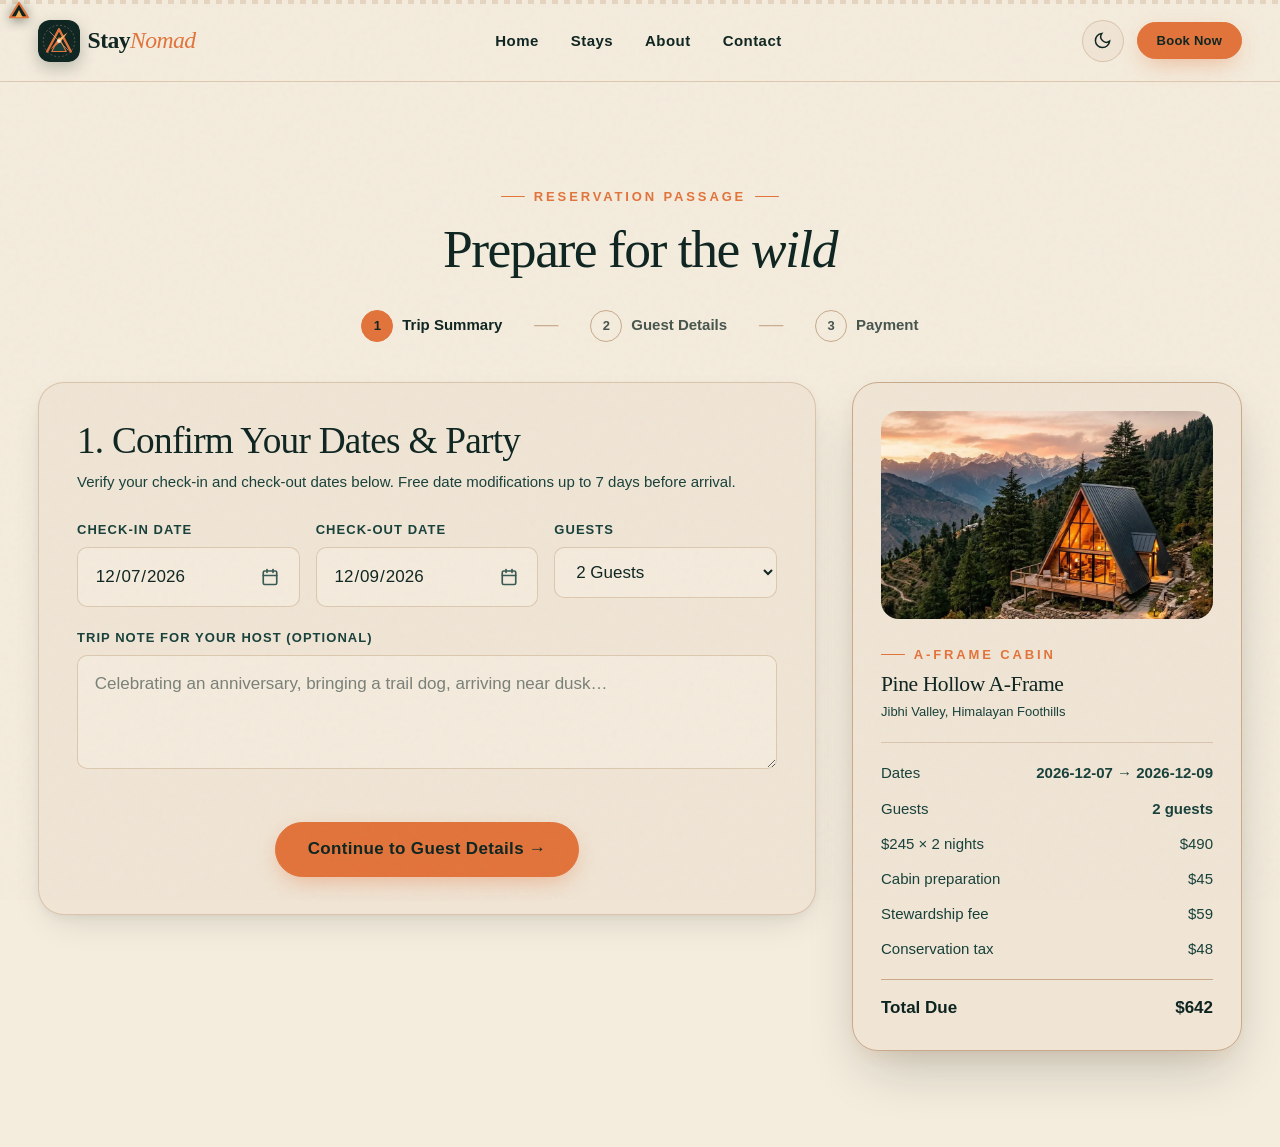
<file: booking.html>
﻿<!DOCTYPE html>
<html lang="en" data-theme="light">
<head>
  <meta charset="UTF-8">
  <meta name="viewport" content="width=device-width, initial-scale=1.0">
  <title>Confirm Your Wilderness Reservation — StayNomad</title>
  <meta name="description" content="Complete your StayNomad cabin, treehouse, or dome reservation in three simple steps and receive instant trailhead instructions.">
  <link rel="canonical" href="https://staynomad.example/booking.html">
  <meta property="og:type" content="website">
  <meta property="og:title" content="Confirm Your Wilderness Reservation — StayNomad">
  <meta property="og:description" content="Review your dates, enter guest details, and lock in your StayNomad sanctuary.">
  <meta property="og:url" content="https://staynomad.example/booking.html">
  <meta property="og:image" content="assets/images/hero-cabin-lake-dusk.jpg">
  <meta name="twitter:card" content="summary_large_image">
  <meta name="twitter:title" content="Confirm Reservation — StayNomad">
  <meta name="twitter:description" content="Sleep somewhere unforgettable.">
  <meta name="twitter:image" content="assets/images/hero-cabin-lake-dusk.jpg">
  <link rel="icon" type="image/svg+xml" href="assets/images/favicon.svg">
  <link rel="stylesheet" href="assets/css/base.css?v=1.6">
  <link rel="stylesheet" href="assets/css/components.css?v=1.7">
  <link rel="stylesheet" href="assets/css/pages.css?v=1.7">
</head>
<body>
  <a href="#main-content" class="skip-link">Skip to main content</a>

  <div class="scroll-trail" aria-hidden="true">
    <div class="scroll-trail-fill" id="scroll-trail-fill"></div>
  </div>
  <svg class="scroll-trail-tent" id="scroll-trail-tent" viewBox="0 0 24 20" aria-hidden="true">
    <polygon points="2,18 12,2 22,18" fill="#0E2420" stroke="#E2733A" stroke-width="2.2" stroke-linejoin="round"/>
    <polygon points="8,18 12,10 16,18" fill="#F2B25C"/>
  </svg>

  <header class="site-header">
    <div class="container nav-inner">
      <a href="index.html" class="brand-logo" aria-label="StayNomad Home">
        <svg class="brand-logo-mark" viewBox="0 0 64 64" aria-hidden="true">
          <rect width="64" height="64" rx="15" fill="#0E2420"/>
          <circle cx="32" cy="32" r="24" fill="none" stroke="#C9A98A" stroke-width="1.2" stroke-dasharray="3 3" opacity="0.45"/>
          <path d="M14 48 L32 14 L50 48" fill="none" stroke="#E2733A" stroke-width="3.6" stroke-linecap="round" stroke-linejoin="round"/>
          <path d="M21 48 L32 27 L43 48 Z" fill="#17403A" stroke="#E2733A" stroke-width="1.8" stroke-linejoin="round"/>
          <path d="M18 18 L46 46" stroke="#C9A98A" stroke-width="1.4" stroke-linecap="round" opacity="0.7"/>
          <polygon points="45,19 34,34 30,30" fill="#F2B25C"/>
          <polygon points="19,45 30,30 34,34" fill="#E2733A"/>
          <circle cx="32" cy="32" r="2.8" fill="#F4ECDD"/>
        </svg>
        <span class="brand-wordmark">Stay<span>Nomad</span></span>
      </a>

      <nav aria-label="Primary navigation">
        <ul class="nav-links">
          <li><a href="index.html">Home</a></li>
          <li><a href="stays.html">Stays</a></li>
          <li><a href="about.html">About</a></li>
          <li><a href="contact.html">Contact</a></li>
        </ul>
      </nav>

      <div class="nav-actions">
        <button type="button" class="theme-toggle" data-theme-toggle aria-label="Toggle night-cabin dark mode">
          <svg class="icon-moon" viewBox="0 0 24 24" fill="none" stroke="currentColor" stroke-width="1.9"><path d="M21 12.79A9 9 0 1 1 11.21 3 7 7 0 0 0 21 12.79z"/></svg>
          <svg class="icon-sun" viewBox="0 0 24 24" fill="none" stroke="currentColor" stroke-width="1.9"><circle cx="12" cy="12" r="5"/><path d="M12 1v2M12 21v2M4.22 4.22l1.42 1.42M18.36 18.36l1.42 1.42M1 12h2M21 12h2M4.22 19.78l1.42-1.42M18.36 5.64l1.42-1.42"/></svg>
        </button>
        <a href="booking.html" class="btn btn-primary btn-sm nav-booking-btn" data-magnetic aria-current="page">Book Now</a>
        <button type="button" class="mobile-menu-toggle" data-mobile-toggle aria-expanded="false" aria-controls="mobile-nav-overlay" aria-label="Toggle menu">
          <span></span><span></span><span></span>
        </button>
      </div>
    </div>
  </header>

  <div class="mobile-nav-overlay" id="mobile-nav-overlay" aria-hidden="true">
    <ul class="mobile-nav-links">
      <li><a href="index.html">Home</a></li>
      <li><a href="stays.html">Stays</a></li>
      <li><a href="about.html">About</a></li>
      <li><a href="contact.html">Contact</a></li>
    </ul>
    <div class="mobile-nav-footer">
      <a href="booking.html" class="btn btn-primary btn-lg" style="width:100%;max-width:340px;" aria-current="page">Book Now</a>
      <p>Sleep somewhere unforgettable.</p>
    </div>
  </div>

  <main id="main-content" class="section">
    <div class="container" id="booking-checkout-root">
      <div class="section-header centered" style="margin-bottom:2rem;">
        <span class="eyebrow">Reservation Passage</span>
        <h1 style="font-size:var(--text-3xl);">Prepare for the <em>wild</em></h1>
      </div>

      <!-- 3-Step Stepper -->
      <div class="stepper-bar" role="list" aria-label="Booking progress">
        <div class="stepper-item is-active" id="step-ind-1" role="listitem">
          <span class="stepper-num">1</span>
          <span>Trip Summary</span>
        </div>
        <span style="color:var(--border-strong);" aria-hidden="true">──</span>
        <div class="stepper-item" id="step-ind-2" role="listitem">
          <span class="stepper-num">2</span>
          <span>Guest Details</span>
        </div>
        <span style="color:var(--border-strong);" aria-hidden="true">──</span>
        <div class="stepper-item" id="step-ind-3" role="listitem">
          <span class="stepper-num">3</span>
          <span>Payment</span>
        </div>
      </div>

      <div class="booking-layout">
        <div>
          <!-- STEP 1: Trip Summary -->
          <section class="booking-step-panel is-active" id="step-panel-1" aria-labelledby="s1-title">
            <h2 id="s1-title" style="font-size:var(--text-2xl);margin-bottom:0.5rem;">1. Confirm Your Dates &amp; Party</h2>
            <p style="color:var(--text-secondary);font-size:var(--text-sm);margin-bottom:1.5rem;">Verify your check-in and check-out dates below. Free date modifications up to 7 days before arrival.</p>

            <div style="display:grid;grid-template-columns:repeat(auto-fit,minmax(190px,1fr));gap:1rem;margin-bottom:1.25rem;">
              <div class="form-group">
                <label for="checkout-checkin" class="form-label">Check-in Date</label>
                <input type="date" id="checkout-checkin" class="form-control">
              </div>
              <div class="form-group">
                <label for="checkout-checkout" class="form-label">Check-out Date</label>
                <input type="date" id="checkout-checkout" class="form-control">
              </div>
              <div class="form-group">
                <label for="checkout-guests" class="form-label">Guests</label>
                <select id="checkout-guests" class="form-control"></select>
              </div>
            </div>

            <div class="form-group" style="margin-bottom:1.25rem;">
              <label for="checkout-occasion" class="form-label">Trip Note for Your Host (Optional)</label>
              <textarea id="checkout-occasion" rows="3" class="form-control" placeholder="Celebrating an anniversary, bringing a trail dog, arriving near dusk…"></textarea>
            </div>

            <p class="form-error" id="step-1-error"></p>

            <div class="booking-step-actions" style="display:flex;justify-content:center;align-items:center;margin-top:1rem;">
              <button type="button" class="btn btn-primary btn-lg" id="to-step-2-btn" data-magnetic>Continue to Guest Details →</button>
            </div>
          </section>

          <!-- STEP 2: Guest Details -->
          <section class="booking-step-panel" id="step-panel-2" aria-labelledby="s2-title">
            <h2 id="s2-title" style="font-size:var(--text-2xl);margin-bottom:0.5rem;">2. Primary Explorer Details</h2>
            <p style="color:var(--text-secondary);font-size:var(--text-sm);margin-bottom:1.5rem;">We send offline GPS coordinates, lockbox codes, and weather briefings here 48 hours prior to check-in.</p>

            <div style="display:grid;gap:1rem;">
              <div class="form-group">
                <label for="guest-fullname" class="form-label">Full Name *</label>
                <input type="text" id="guest-fullname" class="form-control" placeholder="e.g. Aria Sharma" required>
                <span class="form-error" id="guest-fullname-error"></span>
              </div>

              <div style="display:grid;grid-template-columns:repeat(auto-fit,minmax(210px,1fr));gap:1rem;">
                <div class="form-group">
                  <label for="guest-email" class="form-label">Email Address *</label>
                  <input type="email" id="guest-email" class="form-control" placeholder="aria@example.com" required>
                  <span class="form-error" id="guest-email-error"></span>
                </div>
                <div class="form-group">
                  <label for="guest-phone" class="form-label">Mobile / WhatsApp *</label>
                  <input type="tel" id="guest-phone" class="form-control" placeholder="+91 98204 51920" required>
                  <span class="form-error" id="guest-phone-error"></span>
                </div>
              </div>

              <div class="form-group">
                <label for="guest-eta" class="form-label">Estimated Arrival Window</label>
                <select id="guest-eta" class="form-control">
                  <option value="14:00 - 16:00">14:00 – 16:00 (Early Golden Hour)</option>
                  <option value="16:00 - 18:00" selected>16:00 – 18:00 (Before Dusk — Recommended)</option>
                  <option value="18:00 - 20:00">18:00 – 20:00 (Lantern Escort Requested)</option>
                </select>
              </div>
            </div>

            <div class="booking-step-actions" style="display:flex;flex-wrap:wrap;justify-content:center;align-items:center;gap:1rem;margin-top:1.75rem;">
              <button type="button" class="btn btn-outline" id="back-to-step-1">← Back</button>
              <button type="button" class="btn btn-primary btn-lg" id="to-step-3-btn" data-magnetic>Continue to Payment →</button>
            </div>
          </section>

          <!-- STEP 3: Mock Payment -->
          <section class="booking-step-panel" id="step-panel-3" aria-labelledby="s3-title">
            <h2 id="s3-title" style="font-size:var(--text-2xl);margin-bottom:0.5rem;">3. Secure Reservation (Demo Checkout)</h2>
            <p style="color:var(--text-secondary);font-size:var(--text-sm);margin-bottom:1.5rem;">Demo mode: enter any 16-digit card number to generate an instant confirmed booking.</p>

            <form id="booking-payment-form" novalidate style="display:grid;gap:1rem;">
              <div class="form-group">
                <label for="pay-card-name" class="form-label">Name on Card *</label>
                <input type="text" id="pay-card-name" class="form-control" placeholder="ARIA SHARMA" required>
                <span class="form-error" id="pay-card-name-error"></span>
              </div>

              <div class="form-group">
                <label for="pay-card-number" class="form-label">Card Number (16 Digits) *</label>
                <input type="text" id="pay-card-number" class="form-control" inputmode="numeric" placeholder="4532 8910 4421 8890" maxlength="19" required>
                <span class="form-error" id="pay-card-number-error"></span>
              </div>

              <div style="display:grid;grid-template-columns:1fr 1fr;gap:1rem;">
                <div class="form-group">
                  <label for="pay-card-expiry" class="form-label">Expiry (MM/YY) *</label>
                  <input type="text" id="pay-card-expiry" class="form-control" placeholder="09/29" maxlength="5" required>
                  <span class="form-error" id="pay-card-expiry-error"></span>
                </div>
                <div class="form-group">
                  <label for="pay-card-cvc" class="form-label">Security Code (CVC) *</label>
                  <input type="text" id="pay-card-cvc" class="form-control" inputmode="numeric" placeholder="418" maxlength="4" required>
                  <span class="form-error" id="pay-card-cvc-error"></span>
                </div>
              </div>

              <div>
                <label class="check-label" style="font-size:var(--text-sm);">
                  <input type="checkbox" id="pay-agree" checked>
                  <span>I agree to the StayNomad Wilderness Etiquette, Leave-No-Trace house rules, and 7-day flexible cancellation terms.</span>
                </label>
                <span class="form-error" id="pay-agree-error"></span>
              </div>

              <div class="booking-step-actions" style="display:flex;flex-wrap:wrap;justify-content:center;align-items:center;gap:1rem;margin-top:1.25rem;">
                <button type="button" class="btn btn-outline" id="back-to-step-2">← Back</button>
                <button type="submit" class="btn btn-primary btn-lg" data-magnetic>Complete Reservation</button>
              </div>
            </form>
          </section>

          <!-- STEP 4: Confirmation -->
          <section class="booking-step-panel" id="step-panel-4" aria-labelledby="s4-title">
            <div class="confirmation-ticket" data-tilt>
              <span class="eyebrow" data-tilt-layer="2">Sanctuary Reserved</span>
              <h2 id="s4-title" style="font-size:var(--text-2xl);" data-tilt-layer="3">Your cabin light will be <em>waiting</em></h2>
              <div class="booking-id-pill" id="confirmed-booking-id" data-tilt-layer="3">SN-000000</div>
              <p id="confirmed-details-copy" style="color:var(--text-secondary);max-width:54ch;margin-inline:auto;" data-tilt-layer="1"></p>
              <div style="display:flex;flex-wrap:wrap;justify-content:center;gap:0.85rem;margin-top:2rem;" data-tilt-layer="2">
                <a href="stays.html" class="btn btn-primary">Explore More Stays</a>
              </div>
            </div>
          </section>
        </div>

        <!-- Sticky Stay Summary Card -->
        <aside class="booking-sidebar-card" id="checkout-stay-summary" data-tilt aria-label="Selected stay summary"></aside>
      </div>
    </div>
  </main>

  <!-- Floating Scroll Up / Back to Top Button -->
  <button type="button" class="scroll-up-btn" id="scroll-up-btn" aria-label="Scroll back to top" title="Back to top" aria-hidden="true">
    <svg viewBox="0 0 24 24" fill="none" stroke="currentColor" stroke-linecap="round" stroke-linejoin="round" aria-hidden="true"><polyline points="18 15 12 9 6 15"></polyline></svg>
  </button>

  <script src="assets/data/stays.js"></script>
  <script src="assets/js/tilt.js"></script>
  <script src="assets/js/main.js"></script>
  <script src="assets/js/booking.js"></script>
</body>
</html>
</file>
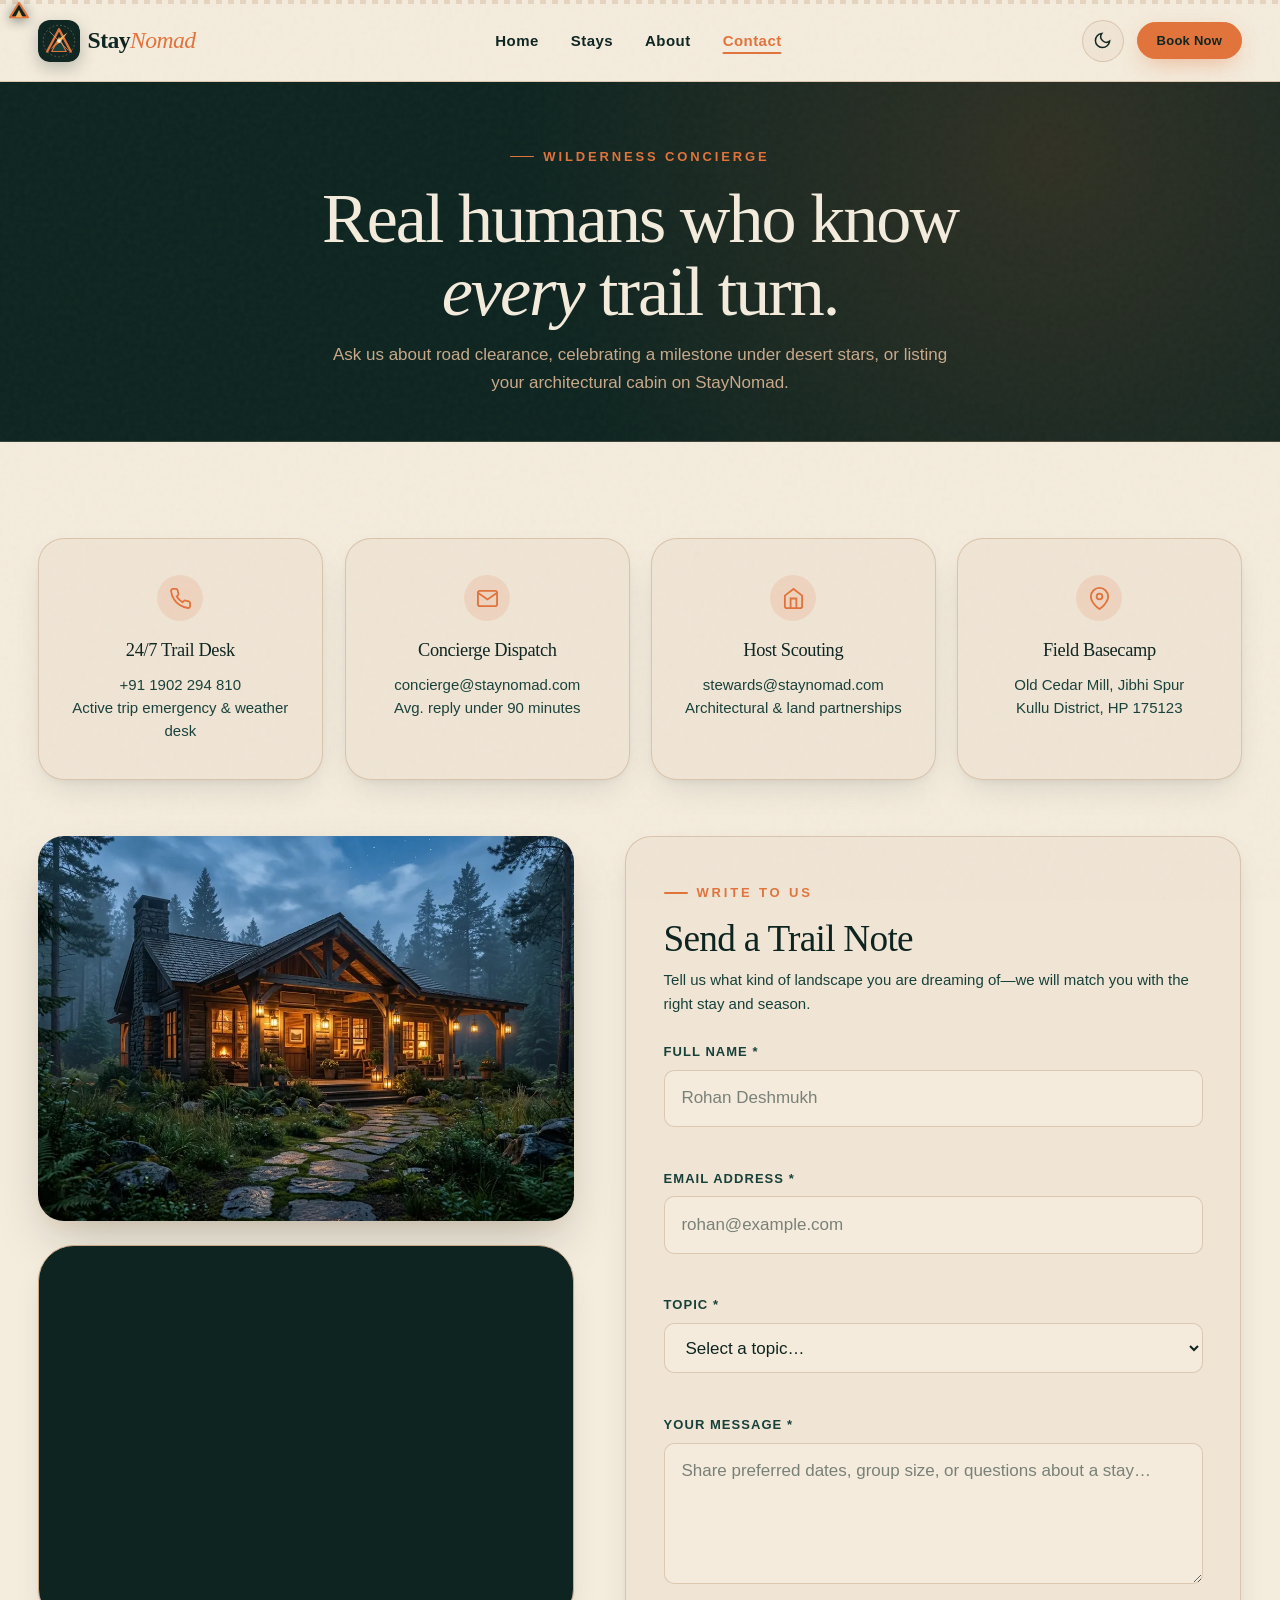
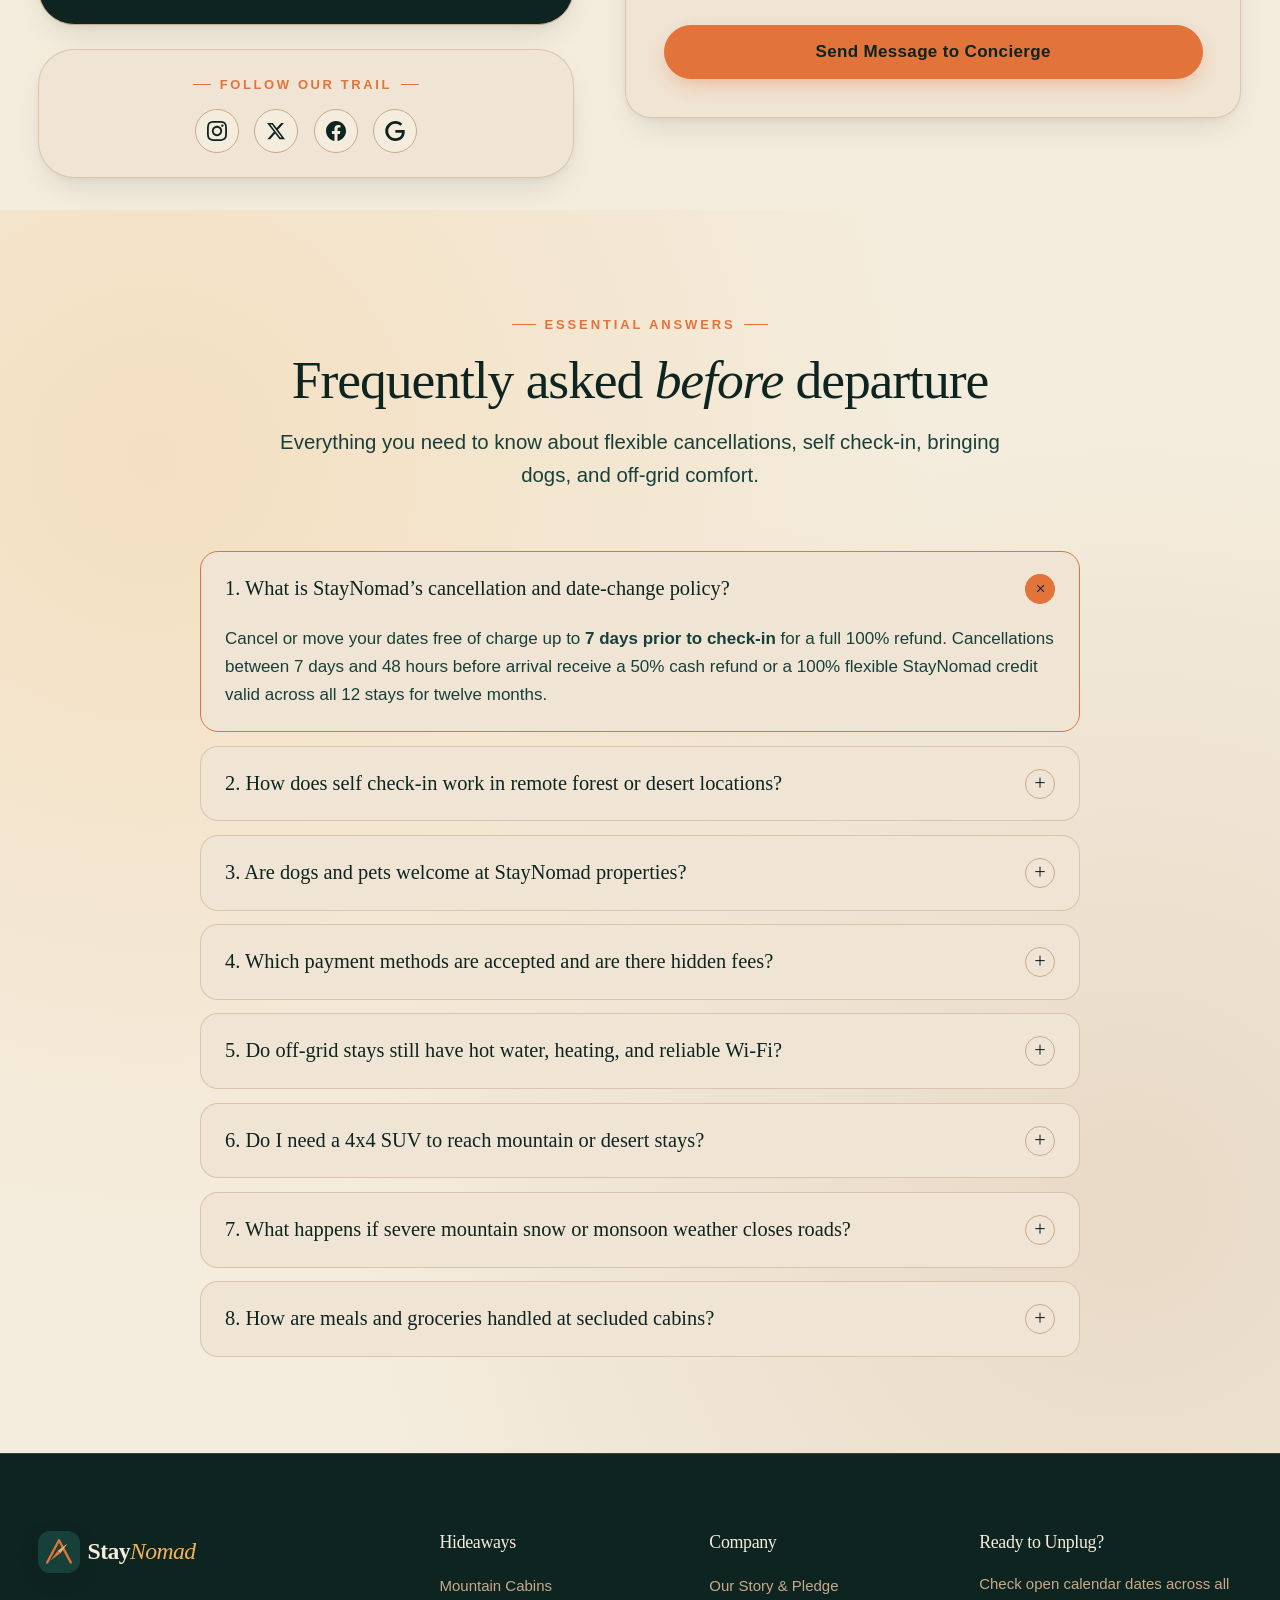
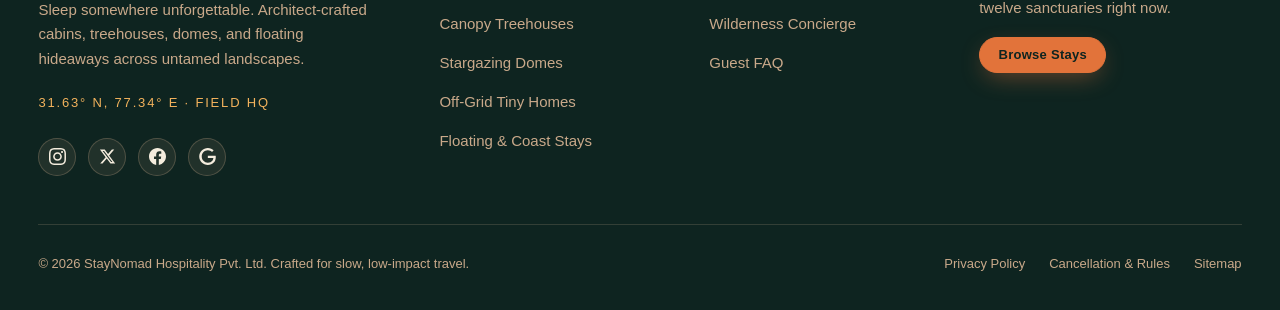
<file: contact.html>
<!DOCTYPE html>
<html lang="en" data-theme="light">
<head>
  <meta charset="UTF-8">
  <meta name="viewport" content="width=device-width, initial-scale=1.0">
  <title>Contact Wilderness Concierge &amp; Guest FAQ — StayNomad</title>
  <meta name="description" content="Reach StayNomad’s 24/7 Wilderness Concierge for trail access advice, custom retreats, host partnerships, and answers to 8 essential guest FAQs.">
  <link rel="canonical" href="https://staynomad.example/contact.html">
  <meta property="og:type" content="website">
  <meta property="og:title" content="Contact Wilderness Concierge &amp; Guest FAQ — StayNomad">
  <meta property="og:description" content="Speak with our field concierge or explore answers on cancellation, self check-in, pets, and payments.">
  <meta property="og:url" content="https://staynomad.example/contact.html">
  <meta property="og:image" content="assets/images/contact-reception-cabin.jpg">
  <meta name="twitter:card" content="summary_large_image">
  <meta name="twitter:title" content="Contact StayNomad Concierge">
  <meta name="twitter:description" content="Trail advice, host partnerships, and guest FAQs.">
  <meta name="twitter:image" content="assets/images/contact-reception-cabin.jpg">
  <link rel="icon" type="image/svg+xml" href="assets/images/favicon.svg">
  <link rel="stylesheet" href="assets/css/base.css?v=1.6">
  <link rel="stylesheet" href="assets/css/components.css?v=1.7">
  <link rel="stylesheet" href="assets/css/pages.css?v=1.8">
  <script type="application/ld+json">
  {
    "@context": "https://schema.org",
    "@type": "FAQPage",
    "mainEntity": [
      {
        "@type": "Question",
        "name": "What is StayNomad’s cancellation and date-change policy?",
        "acceptedAnswer": {
          "@type": "Answer",
          "text": "Cancel or move your dates free of charge up to 7 days prior to check-in for a 100% refund. Cancellations between 7 days and 48 hours receive a 50% refund or 100% flexible date credit valid for 12 months."
        }
      },
      {
        "@type": "Question",
        "name": "How does self check-in work in remote forest or desert locations?",
        "acceptedAnswer": {
          "@type": "Answer",
          "text": "48 hours prior to arrival, we send an offline-downloadable Trailhead Dossier with pinned GPS coordinates, turn-by-turn photo markers, brass lockbox PINs, or your dedicated caretaker’s meeting point."
        }
      },
      {
        "@type": "Question",
        "name": "Are dogs and pets welcome at StayNomad properties?",
        "acceptedAnswer": {
          "@type": "Answer",
          "text": "Seven of our twelve stays welcome well-behaved dogs—filter by Pet-friendly on the Stays page. Canopy treehouses and wildlife-reserve domes restrict pets to protect resident fauna."
        }
      },
      {
        "@type": "Question",
        "name": "Which payment methods are accepted and are there hidden fees?",
        "acceptedAnswer": {
          "@type": "Answer",
          "text": "We accept all major credit/debit cards and international cards. Every booking card displays the exact nightly rate, preparation fee, 12% stewardship fee, and 8% conservation & occupancy tax upfront."
        }
      },
      {
        "@type": "Question",
        "name": "Do off-grid stays still have hot water, heating, and reliable Wi-Fi?",
        "acceptedAnswer": {
          "@type": "Answer",
          "text": "Yes. Off-grid on StayNomad means clean solar-battery microgrids, solar-thermal or wood-fired hot water, and Starlink/fiber Wi-Fi on all Wi-Fi-tagged cabins."
        }
      },
      {
        "@type": "Question",
        "name": "Do I need a 4x4 SUV to reach mountain or desert stays?",
        "acceptedAnswer": {
          "@type": "Answer",
          "text": "Standard sedans and hatchbacks reach 10 of our 12 stays comfortably. For Dune Whisper Camp and heavy January snow at Ember Ridge, complimentary 4x4 shuttle transfers are included."
        }
      },
      {
        "@type": "Question",
        "name": "What happens if severe mountain snow or monsoon weather closes roads?",
        "acceptedAnswer": {
          "@type": "Answer",
          "text": "Our Weather Assurance Guarantee grants instant, penalty-free rescheduling or a full refund whenever official district advisories close access roads to your stay."
        }
      },
      {
        "@type": "Question",
        "name": "How are meals and groceries handled at secluded cabins?",
        "acceptedAnswer": {
          "@type": "Answer",
          "text": "Every stay includes locally roasted coffee, artisanal teas, olive oil, spices, and breakfast staples. Many hosts also offer farm-to-deck home-cooked dinners ordered 24 hours ahead."
        }
      }
    ]
  }
  </script>
</head>
<body>
  <a href="#main-content" class="skip-link">Skip to main content</a>

  <div class="scroll-trail" aria-hidden="true">
    <div class="scroll-trail-fill" id="scroll-trail-fill"></div>
  </div>
  <svg class="scroll-trail-tent" id="scroll-trail-tent" viewBox="0 0 24 20" aria-hidden="true">
    <polygon points="2,18 12,2 22,18" fill="#0E2420" stroke="#E2733A" stroke-width="2.2" stroke-linejoin="round"/>
    <polygon points="8,18 12,10 16,18" fill="#F2B25C"/>
  </svg>

  <header class="site-header">
    <div class="container nav-inner">
      <a href="index.html" class="brand-logo" aria-label="StayNomad Home">
        <svg class="brand-logo-mark" viewBox="0 0 64 64" aria-hidden="true">
          <rect width="64" height="64" rx="15" fill="#0E2420"/>
          <circle cx="32" cy="32" r="24" fill="none" stroke="#C9A98A" stroke-width="1.2" stroke-dasharray="3 3" opacity="0.45"/>
          <path d="M14 48 L32 14 L50 48" fill="none" stroke="#E2733A" stroke-width="3.6" stroke-linecap="round" stroke-linejoin="round"/>
          <path d="M21 48 L32 27 L43 48 Z" fill="#17403A" stroke="#E2733A" stroke-width="1.8" stroke-linejoin="round"/>
          <path d="M18 18 L46 46" stroke="#C9A98A" stroke-width="1.4" stroke-linecap="round" opacity="0.7"/>
          <polygon points="45,19 34,34 30,30" fill="#F2B25C"/>
          <polygon points="19,45 30,30 34,34" fill="#E2733A"/>
          <circle cx="32" cy="32" r="2.8" fill="#F4ECDD"/>
        </svg>
        <span class="brand-wordmark">Stay<span>Nomad</span></span>
      </a>

      <nav aria-label="Primary navigation">
        <ul class="nav-links">
          <li><a href="index.html">Home</a></li>
          <li><a href="stays.html">Stays</a></li>
          <li><a href="about.html">About</a></li>
          <li><a href="contact.html" aria-current="page">Contact</a></li>
        </ul>
      </nav>

      <div class="nav-actions">
        <button type="button" class="theme-toggle" data-theme-toggle aria-label="Toggle night-cabin dark mode">
          <svg class="icon-moon" viewBox="0 0 24 24" fill="none" stroke="currentColor" stroke-width="1.9"><path d="M21 12.79A9 9 0 1 1 11.21 3 7 7 0 0 0 21 12.79z"/></svg>
          <svg class="icon-sun" viewBox="0 0 24 24" fill="none" stroke="currentColor" stroke-width="1.9"><circle cx="12" cy="12" r="5"/><path d="M12 1v2M12 21v2M4.22 4.22l1.42 1.42M18.36 18.36l1.42 1.42M1 12h2M21 12h2M4.22 19.78l1.42-1.42M18.36 5.64l1.42-1.42"/></svg>
        </button>
        <a href="booking.html" class="btn btn-primary btn-sm nav-booking-btn" data-magnetic>Book Now</a>
        <button type="button" class="mobile-menu-toggle" data-mobile-toggle aria-expanded="false" aria-controls="mobile-nav-overlay" aria-label="Toggle menu">
          <span></span><span></span><span></span>
        </button>
      </div>
    </div>
  </header>

  <div class="mobile-nav-overlay" id="mobile-nav-overlay" aria-hidden="true">
    <ul class="mobile-nav-links">
      <li><a href="index.html">Home</a></li>
      <li><a href="stays.html">Stays</a></li>
      <li><a href="about.html">About</a></li>
      <li><a href="contact.html" aria-current="page">Contact</a></li>
    </ul>
    <div class="mobile-nav-footer">
      <a href="booking.html" class="btn btn-primary btn-lg" style="width:100%;max-width:340px;">Book Now</a>
      <p>Sleep somewhere unforgettable.</p>
    </div>
  </div>

  <main id="main-content">
    <section class="page-hero-compact text-center">
      <div class="container" style="display:flex;flex-direction:column;align-items:center;text-align:center;">
        <span class="eyebrow" style="margin-inline:auto;">Wilderness Concierge</span>
        <h1 style="max-width:20ch;margin-inline:auto;">Real humans who know <em>every</em> trail turn.</h1>
        <p style="margin-inline:auto;">Ask us about road clearance, celebrating a milestone under desert stars, or listing your architectural cabin on StayNomad.</p>
      </div>
    </section>

    <!-- Support Cards -->
    <section class="section" style="padding-bottom:2rem;">
      <div class="container">
        <div class="support-grid" style="margin-bottom:3.5rem;">
          <article class="support-card" data-tilt data-reveal style="--stagger:0">
            <div class="amenity-icon" data-tilt-layer="3">
              <svg viewBox="0 0 24 24" fill="none" stroke="currentColor" stroke-width="1.9"><path d="M22 16.92v3a2 2 0 0 1-2.18 2 19.79 19.79 0 0 1-8.63-3.07 19.5 19.5 0 0 1-6-6 19.79 19.79 0 0 1-3.07-8.67A2 2 0 0 1 4.11 2h3a2 2 0 0 1 2 1.72c.12.96.36 1.9.7 2.81a2 2 0 0 1-.45 2.11L8.09 9.91a16 16 0 0 0 6 6l1.27-1.27a2 2 0 0 1 2.11-.45c.91.34 1.85.58 2.81.7A2 2 0 0 1 22 16.92z"/></svg>
            </div>
            <h2 style="font-size:1.15rem;" data-tilt-layer="2">24/7 Trail Desk</h2>
            <p style="font-size:var(--text-sm);color:var(--text-secondary);" data-tilt-layer="1">+91 1902 294 810<br>Active trip emergency &amp; weather desk</p>
          </article>

          <article class="support-card" data-tilt data-reveal style="--stagger:1">
            <div class="amenity-icon" data-tilt-layer="3">
              <svg viewBox="0 0 24 24" fill="none" stroke="currentColor" stroke-width="1.9"><path d="M4 4h16c1.1 0 2 .9 2 2v12c0 1.1-.9 2-2 2H4c-1.1 0-2-.9-2-2V6c0-1.1.9-2 2-2z"/><polyline points="22,6 12,13 2,6"/></svg>
            </div>
            <h2 style="font-size:1.15rem;" data-tilt-layer="2">Concierge Dispatch</h2>
            <p style="font-size:var(--text-sm);color:var(--text-secondary);" data-tilt-layer="1">concierge@staynomad.com<br>Avg. reply under 90 minutes</p>
          </article>

          <article class="support-card" data-tilt data-reveal style="--stagger:2">
            <div class="amenity-icon" data-tilt-layer="3">
              <svg viewBox="0 0 24 24" fill="none" stroke="currentColor" stroke-width="1.9"><path d="M3 9l9-7 9 7v11a2 2 0 0 1-2 2H5a2 2 0 0 1-2-2z"/><polyline points="9 22 9 12 15 12 15 22"/></svg>
            </div>
            <h2 style="font-size:1.15rem;" data-tilt-layer="2">Host Scouting</h2>
            <p style="font-size:var(--text-sm);color:var(--text-secondary);" data-tilt-layer="1">stewards@staynomad.com<br>Architectural &amp; land partnerships</p>
          </article>

          <article class="support-card" data-tilt data-reveal style="--stagger:3">
            <div class="amenity-icon" data-tilt-layer="3">
              <svg viewBox="0 0 24 24" fill="none" stroke="currentColor" stroke-width="1.9"><path d="M21 10c0 7-9 13-9 13s-9-6-9-13a9 9 0 0 1 18 0z"/><circle cx="12" cy="10" r="3"/></svg>
            </div>
            <h2 style="font-size:1.15rem;" data-tilt-layer="2">Field Basecamp</h2>
            <p style="font-size:var(--text-sm);color:var(--text-secondary);" data-tilt-layer="1">Old Cedar Mill, Jibhi Spur<br>Kullu District, HP 175123</p>
          </article>
        </div>

        <!-- Reception Visual + Contact Form -->
        <div class="contact-grid">
          <div style="display:flex;flex-direction:column;gap:1.5rem;">
            <div class="image-mask-reveal" style="box-shadow:var(--shadow-lifted);" data-reveal>
              <picture>
                <source srcset="assets/images/contact-reception-cabin.webp" type="image/webp">
                <img src="assets/images/contact-reception-cabin.jpg" alt="Cosy timber welcome cabin with warm brass lanterns illuminating a wooden porch in pine woods at dusk" width="1000" height="720" loading="lazy" decoding="async">
              </picture>
            </div>

            <!-- Google Maps Embed -->
            <div class="map-frame-wrap" data-reveal>
              <iframe
                title="StayNomad Field Headquarters in Jibhi, Himachal Pradesh"
                src="https://maps.google.com/maps?q=31.6340,77.3490&z=12&output=embed"
                loading="lazy"
                referrerpolicy="no-referrer-when-downgrade"
                allowfullscreen>
              </iframe>
            </div>

            <!-- Social Media Channels in Contact Gap -->
            <div class="contact-social-card" data-tilt data-reveal>
              <span class="contact-social-label">Follow Our Trail</span>
              <div class="contact-social-links" aria-label="StayNomad Social Media Channels">
                <a href="https://instagram.com" target="_blank" rel="noopener noreferrer" class="social-link" aria-label="Instagram" data-magnetic title="Instagram">
                  <svg viewBox="0 0 24 24" fill="currentColor" aria-hidden="true">
                    <path d="M12 2.163c3.204 0 3.584.012 4.85.07 3.252.148 4.771 1.691 4.919 4.919.058 1.265.069 1.645.069 4.849 0 3.205-.012 3.584-.069 4.849-.149 3.225-1.664 4.771-4.919 4.919-1.266.058-1.644.07-4.85.07-3.204 0-3.584-.012-4.849-.07-3.26-.149-4.771-1.699-4.919-4.92-.058-1.265-.07-1.644-.07-4.849 0-3.204.013-3.583.07-4.849.149-3.227 1.664-4.771 4.919-4.919 1.266-.057 1.645-.069 4.849-.069zm0-2.163c-3.259 0-3.667.014-4.947.072-4.358.2-6.78 2.618-6.98 6.98-.059 1.281-.073 1.689-.073 4.948 0 3.259.014 3.668.072 4.948.2 4.358 2.618 6.78 6.98 6.98 1.281.058 1.689.072 4.948.072 3.259 0 3.668-.014 4.948-.072 4.354-.2 6.782-2.618 6.979-6.98.059-1.28.073-1.689.073-4.948 0-3.259-.014-3.667-.072-4.947-.196-4.354-2.617-6.78-6.979-6.98-1.281-.059-1.69-.073-4.949-.073zm0 5.838c-3.403 0-6.162 2.759-6.162 6.162s2.759 6.163 6.162 6.163 6.162-2.759 6.162-6.163c0-3.403-2.759-6.162-6.162-6.162zm0 10.162c-2.209 0-4-1.79-4-4 0-2.209 1.791-4 4-4s4 1.791 4 4c0 2.21-1.791 4-4 4zm6.406-11.845c-.796 0-1.441.645-1.441 1.44s.645 1.44 1.441 1.44c.795 0 1.439-.645 1.439-1.44s-.644-1.44-1.439-1.44z"/>
                  </svg>
                </a>
                <a href="https://x.com" target="_blank" rel="noopener noreferrer" class="social-link" aria-label="X (formerly Twitter)" data-magnetic title="X (formerly Twitter)">
                  <svg viewBox="0 0 24 24" fill="currentColor" aria-hidden="true">
                    <path d="M18.244 2.25h3.308l-7.227 8.26 8.502 11.24H16.17l-5.214-6.817L4.99 21.75H1.68l7.73-8.835L1.254 2.25H8.08l4.713 6.231zm-1.161 17.52h1.833L7.084 4.126H5.117z"/>
                  </svg>
                </a>
                <a href="https://facebook.com" target="_blank" rel="noopener noreferrer" class="social-link" aria-label="Facebook" data-magnetic title="Facebook">
                  <svg viewBox="0 0 24 24" fill="currentColor" aria-hidden="true">
                    <path d="M24 12.073c0-6.627-5.373-12-12-12s-12 5.373-12 12c0 5.99 4.388 10.954 10.125 11.854v-8.385H7.078v-3.47h3.047V9.43c0-3.007 1.792-4.669 4.533-4.669 1.312 0 2.686.235 2.686.235v2.953H15.83c-1.491 0-1.956.925-1.956 1.874v2.25h3.328l-.532 3.47h-2.796v8.385C19.612 23.027 24 18.062 24 12.073z"/>
                  </svg>
                </a>
                <a href="https://google.com" target="_blank" rel="noopener noreferrer" class="social-link" aria-label="Google" data-magnetic title="Google">
                  <svg viewBox="0 0 24 24" fill="currentColor" aria-hidden="true">
                    <path d="M12.48 10.92v3.28h7.84c-.24 1.84-.853 3.187-1.787 4.133-1.147 1.147-2.933 2.4-6.053 2.4-4.827 0-8.6-3.893-8.6-8.72s3.773-8.72 8.6-8.72c2.6 0 4.507 1.027 5.907 2.347l2.307-2.307C18.747 1.44 16.053 0 12.48 0 5.867 0 .307 5.387.307 12s5.56 12 12.173 12c3.573 0 6.267-1.173 8.373-3.36 2.16-2.16 2.84-5.213 2.84-7.667 0-.76-.053-1.467-.173-2.053H12.48z"/>
                  </svg>
                </a>
              </div>
            </div>
          </div>

          <div class="booking-step-panel is-active" data-tilt data-reveal>
            <span class="eyebrow">Write To Us</span>
            <h2 style="font-size:var(--text-2xl);margin-bottom:0.5rem;">Send a Trail Note</h2>
            <p style="color:var(--text-secondary);font-size:var(--text-sm);margin-bottom:1.5rem;">Tell us what kind of landscape you are dreaming of—we will match you with the right stay and season.</p>

            <div id="contact-success-banner" hidden style="padding:1rem 1.2rem;border-radius:var(--radius-sm);background:rgba(111,143,94,0.22);border:1px solid var(--moss);margin-bottom:1.25rem;font-size:var(--text-sm);font-weight:600;">
              Thank you! Your inquiry is with our Jibhi field concierge. Expect a personal reply shortly.
            </div>

            <form id="contact-form" novalidate style="display:grid;gap:1rem;">
              <div class="form-group">
                <label for="contact-name" class="form-label">Full Name *</label>
                <input type="text" id="contact-name" class="form-control" placeholder="Rohan Deshmukh" required>
                <span class="form-error" id="contact-name-error"></span>
              </div>

              <div class="form-group">
                <label for="contact-email" class="form-label">Email Address *</label>
                <input type="email" id="contact-email" class="form-control" placeholder="rohan@example.com" required>
                <span class="form-error" id="contact-email-error"></span>
              </div>

              <div class="form-group">
                <label for="contact-topic" class="form-label">Topic *</label>
                <select id="contact-topic" class="form-control" required>
                  <option value="">Select a topic…</option>
                  <option value="booking">Booking &amp; Availability Advice</option>
                  <option value="access">Road Access, Weather &amp; Pets</option>
                  <option value="special">Proposal / Milestone Arrangement</option>
                  <option value="hosting">List My Wilderness Property</option>
                </select>
                <span class="form-error" id="contact-topic-error"></span>
              </div>

              <div class="form-group">
                <label for="contact-message" class="form-label">Your Message *</label>
                <textarea id="contact-message" rows="4" class="form-control" placeholder="Share preferred dates, group size, or questions about a stay…" required></textarea>
                <span class="form-error" id="contact-message-error"></span>
              </div>

              <button type="submit" class="btn btn-primary btn-lg btn-block" data-magnetic>Send Message to Concierge</button>
            </form>
          </div>
        </div>
      </div>
    </section>

    <!-- 8-Question FAQ Accordion Section (Inside Contact, Not Separate Page) -->
    <section class="section section-warm" id="faq" aria-labelledby="faq-heading">
      <div class="container">
        <div class="section-header centered" data-reveal>
          <span class="eyebrow">Essential Answers</span>
          <h2 id="faq-heading">Frequently asked <em>before</em> departure</h2>
          <p>Everything you need to know about flexible cancellations, self check-in, bringing dogs, and off-grid comfort.</p>
        </div>

        <div class="faq-list">
          <div class="faq-item is-open">
            <button type="button" class="faq-trigger" aria-expanded="true">
              <span>1. What is StayNomad’s cancellation and date-change policy?</span>
              <span class="faq-trigger-icon" aria-hidden="true">+</span>
            </button>
            <div class="faq-panel" style="max-height:220px;">
              <div class="faq-panel-inner">
                Cancel or move your dates free of charge up to <strong>7 days prior to check-in</strong> for a full 100% refund. Cancellations between 7 days and 48 hours before arrival receive a 50% cash refund or a 100% flexible StayNomad credit valid across all 12 stays for twelve months.
              </div>
            </div>
          </div>

          <div class="faq-item">
            <button type="button" class="faq-trigger" aria-expanded="false">
              <span>2. How does self check-in work in remote forest or desert locations?</span>
              <span class="faq-trigger-icon" aria-hidden="true">+</span>
            </button>
            <div class="faq-panel">
              <div class="faq-panel-inner">
                Exactly 48 hours prior to arrival, we email and WhatsApp an offline-ready Trailhead Dossier containing pinned GPS coordinates, turn-by-turn milestone photos (so you never rely on cell bars), brass lockbox PINs, and your local steward’s direct phone number.
              </div>
            </div>
          </div>

          <div class="faq-item">
            <button type="button" class="faq-trigger" aria-expanded="false">
              <span>3. Are dogs and pets welcome at StayNomad properties?</span>
              <span class="faq-trigger-icon" aria-hidden="true">+</span>
            </button>
            <div class="faq-panel">
              <div class="faq-panel-inner">
                Seven of our twelve sanctuaries warmly welcome dogs (including Pine Hollow A-Frame, Moss &amp; Stone Cottage, Ember Ridge, and Tideglass Beach Hut)—complete with paw towels and steel bowls. Simply check <strong>Pet-friendly</strong> on the Stays filter panel. Canopy treehouses and gazelle-corridor domes remain pet-free for wildlife safety.
              </div>
            </div>
          </div>

          <div class="faq-item">
            <button type="button" class="faq-trigger" aria-expanded="false">
              <span>4. Which payment methods are accepted and are there hidden fees?</span>
              <span class="faq-trigger-icon" aria-hidden="true">+</span>
            </button>
            <div class="faq-panel">
              <div class="faq-panel-inner">
                We accept Visa, Mastercard, Amex, and major domestic &amp; international cards. Every booking calculator itemises your nightly rate, cabin linen &amp; wood-prep fee, 12% stewardship fee, and 8% conservation &amp; occupancy tax upfront—zero surprise checkout surcharges.
              </div>
            </div>
          </div>

          <div class="faq-item">
            <button type="button" class="faq-trigger" aria-expanded="false">
              <span>5. Do off-grid stays still have hot water, heating, and reliable Wi-Fi?</span>
              <span class="faq-trigger-icon" aria-hidden="true">+</span>
            </button>
            <div class="faq-panel">
              <div class="faq-panel-inner">
                Absolutely. On StayNomad, “Off-grid” means silent solar-lithium microgrids rather than diesel generators—never cold showers. Every cold-climate stay features wood-burning stoves, radiant floor heating, or passive-solar insulation, and all Wi-Fi-tagged cabins deliver high-speed satellite or fiber internet.
              </div>
            </div>
          </div>

          <div class="faq-item">
            <button type="button" class="faq-trigger" aria-expanded="false">
              <span>6. Do I need a 4x4 SUV to reach mountain or desert stays?</span>
              <span class="faq-trigger-icon" aria-hidden="true">+</span>
            </button>
            <div class="faq-panel">
              <div class="faq-panel-inner">
                Standard sedans, EVs, and hatchbacks comfortably reach 10 of our 12 properties. For Dune Whisper Camp (deep sand track) and heavy mid-winter snow weeks at Ember Ridge, your host includes a complimentary 4x4 transfer from a paved secure parking point.
              </div>
            </div>
          </div>

          <div class="faq-item">
            <button type="button" class="faq-trigger" aria-expanded="false">
              <span>7. What happens if severe mountain snow or monsoon weather closes roads?</span>
              <span class="faq-trigger-icon" aria-hidden="true">+</span>
            </button>
            <div class="faq-panel">
              <div class="faq-panel-inner">
                Every reservation is protected by our Weather Assurance Guarantee: if official district authorities close highway or pass access to your stay, you can reschedule immediately at zero cost or claim a 100% refund—even on the morning of check-in.
              </div>
            </div>
          </div>

          <div class="faq-item">
            <button type="button" class="faq-trigger" aria-expanded="false">
              <span>8. How are meals and groceries handled at secluded cabins?</span>
              <span class="faq-trigger-icon" aria-hidden="true">+</span>
            </button>
            <div class="faq-panel">
              <div class="faq-panel-inner">
                Every pantry comes stocked with single-estate pour-over coffee, loose-leaf teas, local honey, sourdough or regional breads, olive oil, and seasoning essentials. At stays without full kitchens, seasonal breakfast baskets are included and regional home-cooked dinners can be pre-ordered 24 hours ahead.
              </div>
            </div>
          </div>
        </div>
      </div>
    </section>
  </main>

  <footer class="site-footer">
    <div class="container">
      <div class="footer-grid">
        <div class="footer-brand">
          <a href="index.html" class="brand-logo">
            <svg class="brand-logo-mark" viewBox="0 0 64 64" aria-hidden="true">
              <rect width="64" height="64" rx="15" fill="#17403A"/>
              <path d="M14 48 L32 14 L50 48" fill="none" stroke="#E2733A" stroke-width="3.6" stroke-linecap="round" stroke-linejoin="round"/>
              <polygon points="45,19 34,34 30,30" fill="#F2B25C"/>
              <polygon points="19,45 30,30 34,34" fill="#E2733A"/>
            </svg>
            <span class="brand-wordmark">Stay<span>Nomad</span></span>
          </a>
          <p>Sleep somewhere unforgettable. Architect-crafted cabins, treehouses, domes, and floating hideaways across untamed landscapes.</p>
          <span class="footer-coords">31.63° N, 77.34° E · Field HQ</span>
          <div class="footer-social-links" aria-label="StayNomad Social Media">
            <a href="https://instagram.com" target="_blank" rel="noopener noreferrer" class="social-link" aria-label="Instagram">
              <svg viewBox="0 0 24 24" fill="currentColor" aria-hidden="true">
                <path d="M12 2.163c3.204 0 3.584.012 4.85.07 3.252.148 4.771 1.691 4.919 4.919.058 1.265.069 1.645.069 4.849 0 3.205-.012 3.584-.069 4.849-.149 3.225-1.664 4.771-4.919 4.919-1.266.058-1.644.07-4.85.07-3.204 0-3.584-.012-4.849-.07-3.26-.149-4.771-1.699-4.919-4.92-.058-1.265-.07-1.644-.07-4.849 0-3.204.013-3.583.07-4.849.149-3.227 1.664-4.771 4.919-4.919 1.266-.057 1.645-.069 4.849-.069zm0-2.163c-3.259 0-3.667.014-4.947.072-4.358.2-6.78 2.618-6.98 6.98-.059 1.281-.073 1.689-.073 4.948 0 3.259.014 3.668.072 4.948.2 4.358 2.618 6.78 6.98 6.98 1.281.058 1.689.072 4.948.072 3.259 0 3.668-.014 4.948-.072 4.354-.2 6.782-2.618 6.979-6.98.059-1.28.073-1.689.073-4.948 0-3.259-.014-3.667-.072-4.947-.196-4.354-2.617-6.78-6.979-6.98-1.281-.059-1.69-.073-4.949-.073zm0 5.838c-3.403 0-6.162 2.759-6.162 6.162s2.759 6.163 6.162 6.163 6.162-2.759 6.162-6.163c0-3.403-2.759-6.162-6.162-6.162zm0 10.162c-2.209 0-4-1.79-4-4 0-2.209 1.791-4 4-4s4 1.791 4 4c0 2.21-1.791 4-4 4zm6.406-11.845c-.796 0-1.441.645-1.441 1.44s.645 1.44 1.441 1.44c.795 0 1.439-.645 1.439-1.44s-.644-1.44-1.439-1.44z"/>
              </svg>
            </a>
            <a href="https://x.com" target="_blank" rel="noopener noreferrer" class="social-link" aria-label="X (formerly Twitter)">
              <svg viewBox="0 0 24 24" fill="currentColor" aria-hidden="true">
                <path d="M18.244 2.25h3.308l-7.227 8.26 8.502 11.24H16.17l-5.214-6.817L4.99 21.75H1.68l7.73-8.835L1.254 2.25H8.08l4.713 6.231zm-1.161 17.52h1.833L7.084 4.126H5.117z"/>
              </svg>
            </a>
            <a href="https://facebook.com" target="_blank" rel="noopener noreferrer" class="social-link" aria-label="Facebook">
              <svg viewBox="0 0 24 24" fill="currentColor" aria-hidden="true">
                <path d="M24 12.073c0-6.627-5.373-12-12-12s-12 5.373-12 12c0 5.99 4.388 10.954 10.125 11.854v-8.385H7.078v-3.47h3.047V9.43c0-3.007 1.792-4.669 4.533-4.669 1.312 0 2.686.235 2.686.235v2.953H15.83c-1.491 0-1.956.925-1.956 1.874v2.25h3.328l-.532 3.47h-2.796v8.385C19.612 23.027 24 18.062 24 12.073z"/>
              </svg>
            </a>
            <a href="https://google.com" target="_blank" rel="noopener noreferrer" class="social-link" aria-label="Google">
              <svg viewBox="0 0 24 24" fill="currentColor" aria-hidden="true">
                <path d="M12.48 10.92v3.28h7.84c-.24 1.84-.853 3.187-1.787 4.133-1.147 1.147-2.933 2.4-6.053 2.4-4.827 0-8.6-3.893-8.6-8.72s3.773-8.72 8.6-8.72c2.6 0 4.507 1.027 5.907 2.347l2.307-2.307C18.747 1.44 16.053 0 12.48 0 5.867 0 .307 5.387.307 12s5.56 12 12.173 12c3.573 0 6.267-1.173 8.373-3.36 2.16-2.16 2.84-5.213 2.84-7.667 0-.76-.053-1.467-.173-2.053H12.48z"/>
              </svg>
            </a>
          </div>
        </div>

        <div class="footer-col">
          <h4>Hideaways</h4>
          <ul>
            <li><a href="stays.html?type=cabins">Mountain Cabins</a></li>
            <li><a href="stays.html?type=treehouses">Canopy Treehouses</a></li>
            <li><a href="stays.html?type=domes">Stargazing Domes</a></li>
            <li><a href="stays.html?type=tiny-homes">Off-Grid Tiny Homes</a></li>
            <li><a href="stays.html?type=floating">Floating &amp; Coast Stays</a></li>
          </ul>
        </div>

        <div class="footer-col">
          <h4>Company</h4>
          <ul>
            <li><a href="about.html">Our Story &amp; Pledge</a></li>
            <li><a href="contact.html">Wilderness Concierge</a></li>
            <li><a href="contact.html#faq">Guest FAQ</a></li>
          </ul>
        </div>

        <div class="footer-col">
          <h4>Ready to Unplug?</h4>
          <p style="font-size:var(--text-sm);color:var(--clay);margin-bottom:1rem;">Check open calendar dates across all twelve sanctuaries right now.</p>
          <a href="stays.html" class="btn btn-primary btn-sm">Browse Stays</a>
        </div>
      </div>

      <div class="footer-bottom">
        <p>&copy; 2026 StayNomad Hospitality Pvt. Ltd. Crafted for slow, low-impact travel.</p>
        <div class="footer-legal-links">
          <a href="privacy.html">Privacy Policy</a>
          <a href="contact.html#faq">Cancellation &amp; Rules</a>
          <a href="sitemap.xml">Sitemap</a>
        </div>
      </div>
    </div>
  </footer>

  <!-- Floating Scroll Up / Back to Top Button -->
  <button type="button" class="scroll-up-btn" id="scroll-up-btn" aria-label="Scroll back to top" title="Back to top" aria-hidden="true">
    <svg viewBox="0 0 24 24" fill="none" stroke="currentColor" stroke-linecap="round" stroke-linejoin="round" aria-hidden="true"><polyline points="18 15 12 9 6 15"></polyline></svg>
  </button>

  <script src="assets/data/stays.js"></script>
  <script src="assets/js/tilt.js"></script>
  <script src="assets/js/main.js"></script>
</body>
</html>
</file>
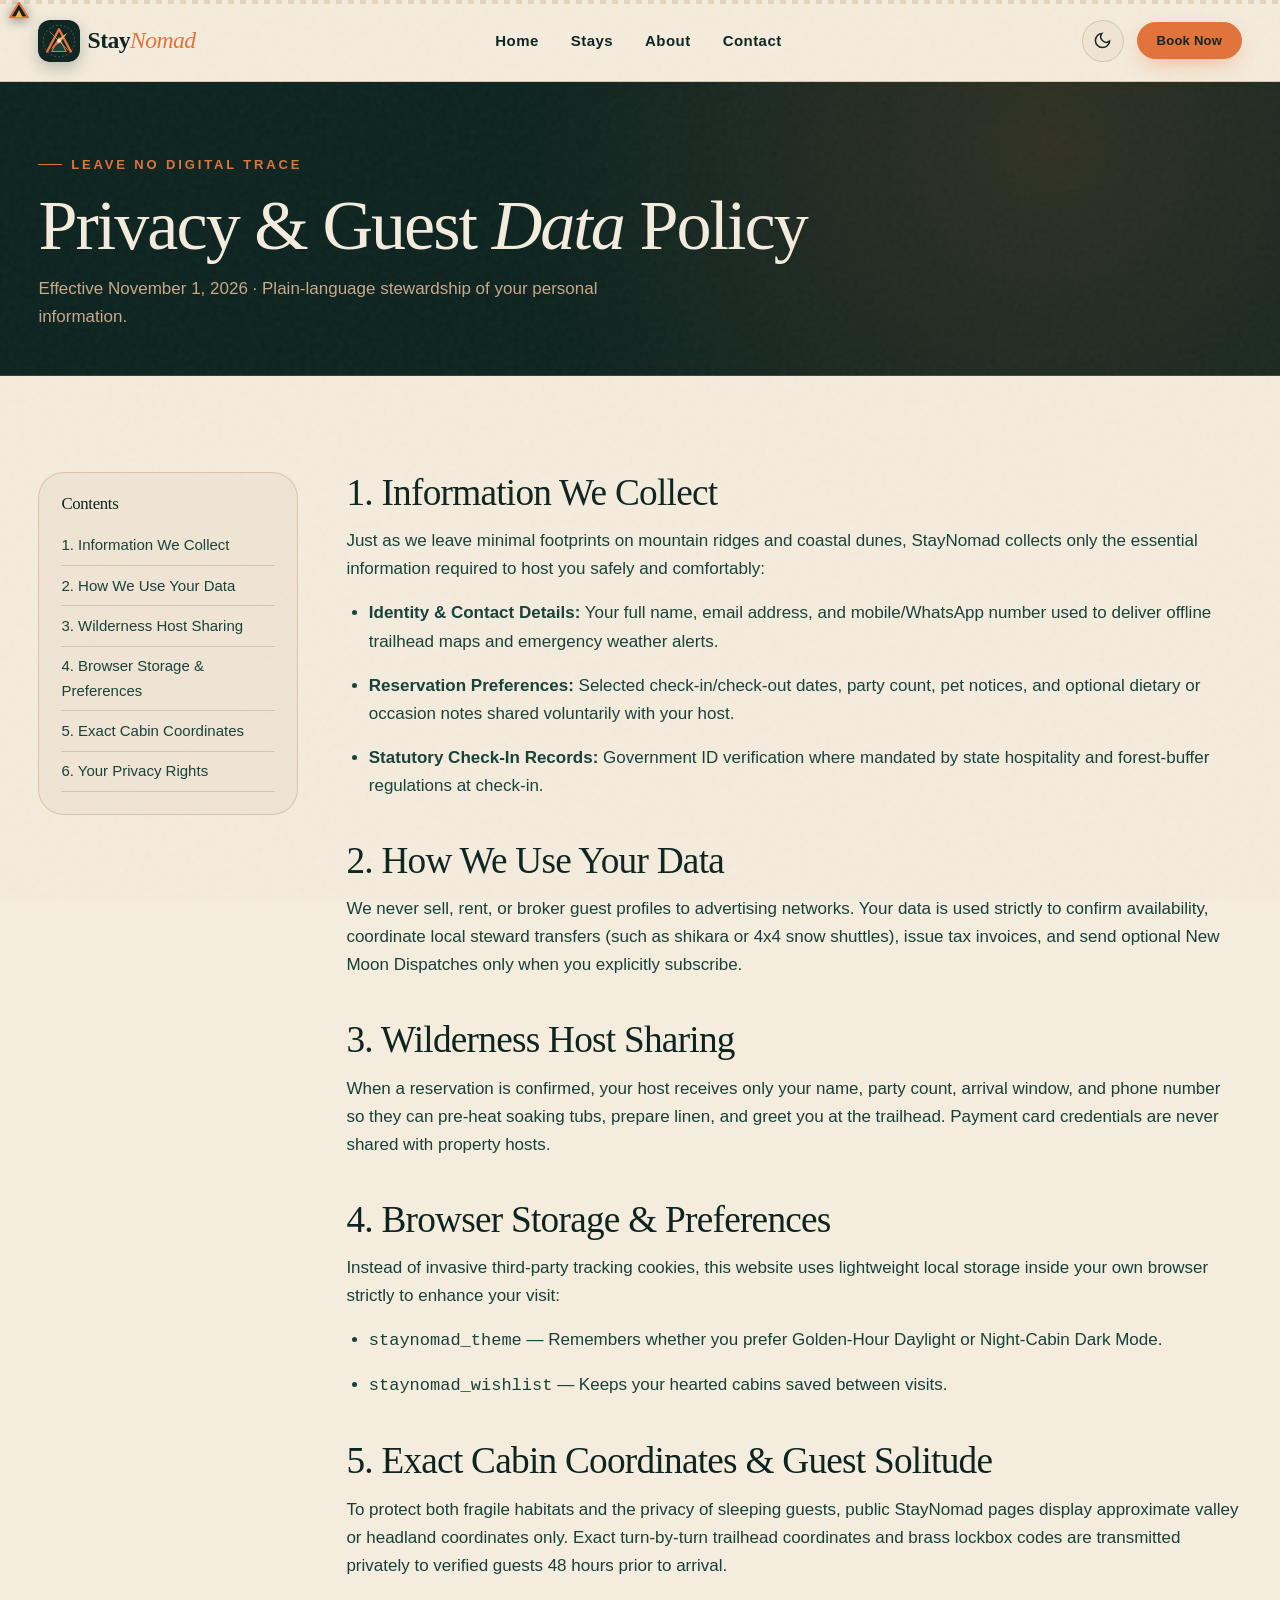
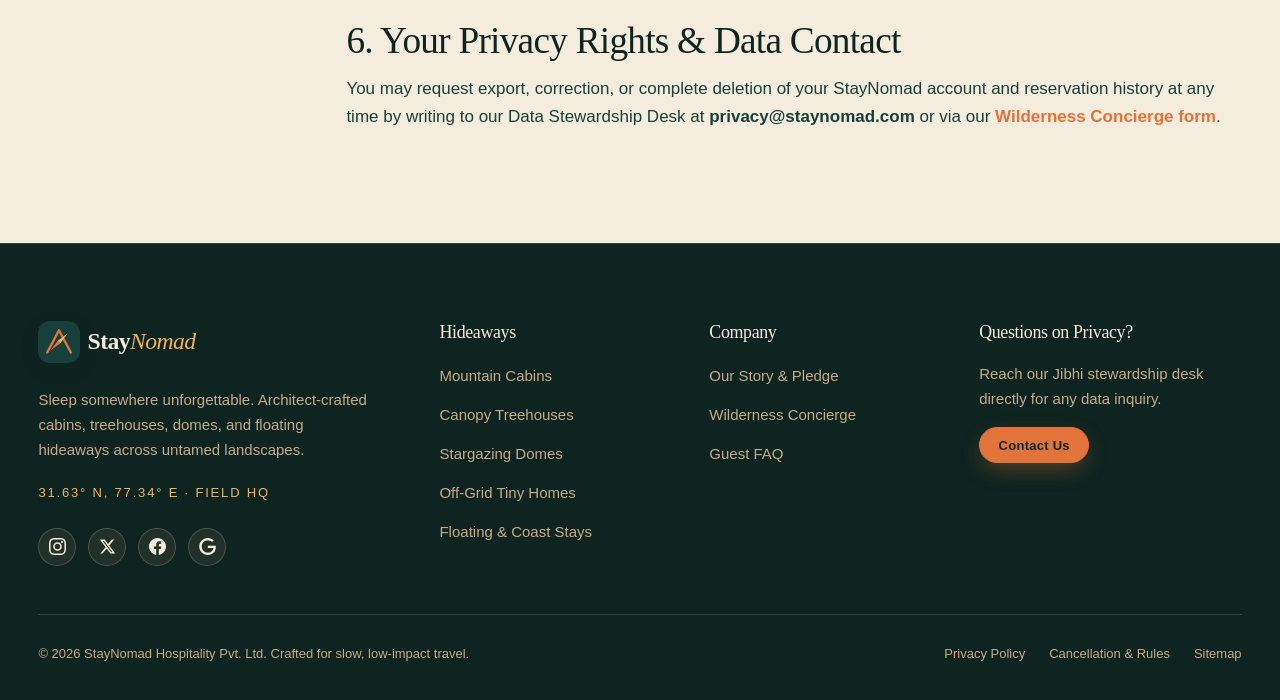
<file: privacy.html>
﻿<!DOCTYPE html>
<html lang="en" data-theme="light">

<head>
  <meta charset="UTF-8">
  <meta name="viewport" content="width=device-width, initial-scale=1.0">
  <title>Privacy &amp; Guest Data Policy — StayNomad</title>
  <meta name="description"
    content="Read how StayNomad protects your personal booking records, trailhead GPS dossiers, local browser preferences, and guest privacy.">
  <link rel="canonical" href="https://staynomad.example/privacy.html">
  <meta property="og:type" content="website">
  <meta property="og:title" content="Privacy &amp; Guest Data Policy — StayNomad">
  <meta property="og:description" content="Transparent guest privacy commitments and zero third-party data brokering.">
  <meta property="og:url" content="https://staynomad.example/privacy.html">
  <meta name="twitter:card" content="summary">
  <meta name="twitter:title" content="Privacy Policy — StayNomad">
  <link rel="icon" type="image/svg+xml" href="assets/images/favicon.svg">
  <link rel="stylesheet" href="assets/css/base.css?v=1.6">
  <link rel="stylesheet" href="assets/css/components.css?v=1.7">
  <link rel="stylesheet" href="assets/css/pages.css?v=1.7">
</head>

<body>
  <a href="#main-content" class="skip-link">Skip to main content</a>

  <div class="scroll-trail" aria-hidden="true">
    <div class="scroll-trail-fill" id="scroll-trail-fill"></div>
  </div>
  <svg class="scroll-trail-tent" id="scroll-trail-tent" viewBox="0 0 24 20" aria-hidden="true">
    <polygon points="2,18 12,2 22,18" fill="#0E2420" stroke="#E2733A" stroke-width="2.2" stroke-linejoin="round" />
    <polygon points="8,18 12,10 16,18" fill="#F2B25C" />
  </svg>

  <header class="site-header">
    <div class="container nav-inner">
      <a href="index.html" class="brand-logo" aria-label="StayNomad Home">
        <svg class="brand-logo-mark" viewBox="0 0 64 64" aria-hidden="true">
          <rect width="64" height="64" rx="15" fill="#0E2420" />
          <circle cx="32" cy="32" r="24" fill="none" stroke="#C9A98A" stroke-width="1.2" stroke-dasharray="3 3"
            opacity="0.45" />
          <path d="M14 48 L32 14 L50 48" fill="none" stroke="#E2733A" stroke-width="3.6" stroke-linecap="round"
            stroke-linejoin="round" />
          <path d="M21 48 L32 27 L43 48 Z" fill="#17403A" stroke="#E2733A" stroke-width="1.8" stroke-linejoin="round" />
          <path d="M18 18 L46 46" stroke="#C9A98A" stroke-width="1.4" stroke-linecap="round" opacity="0.7" />
          <polygon points="45,19 34,34 30,30" fill="#F2B25C" />
          <polygon points="19,45 30,30 34,34" fill="#E2733A" />
          <circle cx="32" cy="32" r="2.8" fill="#F4ECDD" />
        </svg>
        <span class="brand-wordmark">Stay<span>Nomad</span></span>
      </a>

      <nav aria-label="Primary navigation">
        <ul class="nav-links">
          <li><a href="index.html">Home</a></li>
          <li><a href="stays.html">Stays</a></li>
          <li><a href="about.html">About</a></li>
          <li><a href="contact.html">Contact</a></li>
        </ul>
      </nav>

      <div class="nav-actions">
        <button type="button" class="theme-toggle" data-theme-toggle aria-label="Toggle night-cabin dark mode">
          <svg class="icon-moon" viewBox="0 0 24 24" fill="none" stroke="currentColor" stroke-width="1.9">
            <path d="M21 12.79A9 9 0 1 1 11.21 3 7 7 0 0 0 21 12.79z" />
          </svg>
          <svg class="icon-sun" viewBox="0 0 24 24" fill="none" stroke="currentColor" stroke-width="1.9">
            <circle cx="12" cy="12" r="5" />
            <path d="M12 1v2M12 21v2M4.22 4.22l1.42 1.42M18.36 18.36l1.42 1.42M18.36 5.64l1.42-1.42" />
          </svg>
        </button>
        <a href="booking.html" class="btn btn-primary btn-sm nav-booking-btn" data-magnetic>Book Now</a>
        <button type="button" class="mobile-menu-toggle" data-mobile-toggle aria-expanded="false"
          aria-controls="mobile-nav-overlay" aria-label="Toggle menu">
          <span></span><span></span><span></span>
        </button>
      </div>
    </div>
  </header>

  <div class="mobile-nav-overlay" id="mobile-nav-overlay" aria-hidden="true">
    <ul class="mobile-nav-links">
      <li><a href="index.html">Home</a></li>
      <li><a href="stays.html">Stays</a></li>
      <li><a href="about.html">About</a></li>
      <li><a href="contact.html">Contact</a></li>
    </ul>
    <div class="mobile-nav-footer">
      <a href="booking.html" class="btn btn-primary btn-lg" style="width:100%;max-width:340px;">Book Now</a>
      <p>Sleep somewhere unforgettable.</p>
    </div>
  </div>

  <main id="main-content">
    <section class="page-hero-compact">
      <div class="container">
        <span class="eyebrow">Leave No Digital Trace</span>
        <h1>Privacy &amp; Guest <em>Data</em> Policy</h1>
        <p>Effective November 1, 2026 · Plain-language stewardship of your personal information.</p>
      </div>
    </section>

    <section class="section">
      <div class="container privacy-layout">
        <aside class="privacy-toc" data-tilt aria-label="Policy sections">
          <h2 style="font-size:1.05rem;margin-bottom:0.75rem;">Contents</h2>
          <a href="#info-collected">1. Information We Collect</a>
          <a href="#how-used">2. How We Use Your Data</a>
          <a href="#host-sharing">3. Wilderness Host Sharing</a>
          <a href="#local-storage">4. Browser Storage &amp; Preferences</a>
          <a href="#location-safety">5. Exact Cabin Coordinates</a>
          <a href="#guest-rights">6. Your Privacy Rights</a>
        </aside>

        <article class="privacy-prose">
          <h2 id="info-collected">1. Information We Collect</h2>
          <p>Just as we leave minimal footprints on mountain ridges and coastal dunes, StayNomad collects only the
            essential information required to host you safely and comfortably:</p>
          <ul>
            <li><strong>Identity &amp; Contact Details:</strong> Your full name, email address, and mobile/WhatsApp
              number used to deliver offline trailhead maps and emergency weather alerts.</li>
            <li><strong>Reservation Preferences:</strong> Selected check-in/check-out dates, party count, pet notices,
              and optional dietary or occasion notes shared voluntarily with your host.</li>
            <li><strong>Statutory Check-In Records:</strong> Government ID verification where mandated by state
              hospitality and forest-buffer regulations at check-in.</li>
          </ul>

          <h2 id="how-used">2. How We Use Your Data</h2>
          <p>We never sell, rent, or broker guest profiles to advertising networks. Your data is used strictly to
            confirm availability, coordinate local steward transfers (such as shikara or 4x4 snow shuttles), issue tax
            invoices, and send optional New Moon Dispatches only when you explicitly subscribe.</p>

          <h2 id="host-sharing">3. Wilderness Host Sharing</h2>
          <p>When a reservation is confirmed, your host receives only your name, party count, arrival window, and phone
            number so they can pre-heat soaking tubs, prepare linen, and greet you at the trailhead. Payment card
            credentials are never shared with property hosts.</p>

          <h2 id="local-storage">4. Browser Storage &amp; Preferences</h2>
          <p>Instead of invasive third-party tracking cookies, this website uses lightweight local storage inside your
            own browser strictly to enhance your visit:</p>
          <ul>
            <li><code>staynomad_theme</code> — Remembers whether you prefer Golden-Hour Daylight or Night-Cabin Dark
              Mode.</li>
            <li><code>staynomad_wishlist</code> — Keeps your hearted cabins saved between visits.</li>
          </ul>

          <h2 id="location-safety">5. Exact Cabin Coordinates &amp; Guest Solitude</h2>
          <p>To protect both fragile habitats and the privacy of sleeping guests, public StayNomad pages display
            approximate valley or headland coordinates only. Exact turn-by-turn trailhead coordinates and brass lockbox
            codes are transmitted privately to verified guests 48 hours prior to arrival.</p>

          <h2 id="guest-rights">6. Your Privacy Rights &amp; Data Contact</h2>
          <p>You may request export, correction, or complete deletion of your StayNomad account and reservation history
            at any time by writing to our Data Stewardship Desk at <strong>privacy@staynomad.com</strong> or via our <a
              href="contact.html" style="color:var(--ember);font-weight:700;">Wilderness Concierge form</a>.</p>
        </article>
      </div>
    </section>
  </main>

  <footer class="site-footer">
    <div class="container">
      <div class="footer-grid">
        <div class="footer-brand">
          <a href="index.html" class="brand-logo">
            <svg class="brand-logo-mark" viewBox="0 0 64 64" aria-hidden="true">
              <rect width="64" height="64" rx="15" fill="#17403A" />
              <path d="M14 48 L32 14 L50 48" fill="none" stroke="#E2733A" stroke-width="3.6" stroke-linecap="round"
                stroke-linejoin="round" />
              <polygon points="45,19 34,34 30,30" fill="#F2B25C" />
              <polygon points="19,45 30,30 34,34" fill="#E2733A" />
            </svg>
            <span class="brand-wordmark">Stay<span>Nomad</span></span>
          </a>
          <p>Sleep somewhere unforgettable. Architect-crafted cabins, treehouses, domes, and floating hideaways across
            untamed landscapes.</p>
          <span class="footer-coords">31.63° N, 77.34° E · Field HQ</span>
          <div class="footer-social-links" aria-label="StayNomad Social Media">
            <a href="https://instagram.com" target="_blank" rel="noopener noreferrer" class="social-link"
              aria-label="Instagram">
              <svg viewBox="0 0 24 24" fill="currentColor" aria-hidden="true">
                <path
                  d="M12 2.163c3.204 0 3.584.012 4.85.07 3.252.148 4.771 1.691 4.919 4.919.058 1.265.069 1.645.069 4.849 0 3.205-.012 3.584-.069 4.849-.149 3.225-1.664 4.771-4.919 4.919-1.266.058-1.644.07-4.85.07-3.204 0-3.584-.012-4.849-.07-3.26-.149-4.771-1.699-4.919-4.92-.058-1.265-.07-1.644-.07-4.849 0-3.204.013-3.583.07-4.849.149-3.227 1.664-4.771 4.919-4.919 1.266-.057 1.645-.069 4.849-.069zm0-2.163c-3.259 0-3.667.014-4.947.072-4.358.2-6.78 2.618-6.98 6.98-.059 1.281-.073 1.689-.073 4.948 0 3.259.014 3.668.072 4.948.2 4.358 2.618 6.78 6.98 6.98 1.281.058 1.689.072 4.948.072 3.259 0 3.668-.014 4.948-.072 4.354-.2 6.782-2.618 6.979-6.98.059-1.28.073-1.689.073-4.948 0-3.259-.014-3.667-.072-4.947-.196-4.354-2.617-6.78-6.979-6.98-1.281-.059-1.69-.073-4.949-.073zm0 5.838c-3.403 0-6.162 2.759-6.162 6.162s2.759 6.163 6.162 6.163 6.162-2.759 6.162-6.163c0-3.403-2.759-6.162-6.162-6.162zm0 10.162c-2.209 0-4-1.79-4-4 0-2.209 1.791-4 4-4s4 1.791 4 4c0 2.21-1.791 4-4 4zm6.406-11.845c-.796 0-1.441.645-1.441 1.44s.645 1.44 1.441 1.44c.795 0 1.439-.645 1.439-1.44s-.644-1.44-1.439-1.44z" />
              </svg>
            </a>
            <a href="https://x.com" target="_blank" rel="noopener noreferrer" class="social-link"
              aria-label="X (formerly Twitter)">
              <svg viewBox="0 0 24 24" fill="currentColor" aria-hidden="true">
                <path
                  d="M18.244 2.25h3.308l-7.227 8.26 8.502 11.24H16.17l-5.214-6.817L4.99 21.75H1.68l7.73-8.835L1.254 2.25H8.08l4.713 6.231zm-1.161 17.52h1.833L7.084 4.126H5.117z" />
              </svg>
            </a>
            <a href="https://facebook.com" target="_blank" rel="noopener noreferrer" class="social-link"
              aria-label="Facebook">
              <svg viewBox="0 0 24 24" fill="currentColor" aria-hidden="true">
                <path
                  d="M24 12.073c0-6.627-5.373-12-12-12s-12 5.373-12 12c0 5.99 4.388 10.954 10.125 11.854v-8.385H7.078v-3.47h3.047V9.43c0-3.007 1.792-4.669 4.533-4.669 1.312 0 2.686.235 2.686.235v2.953H15.83c-1.491 0-1.956.925-1.956 1.874v2.25h3.328l-.532 3.47h-2.796v8.385C19.612 23.027 24 18.062 24 12.073z" />
              </svg>
            </a>
            <a href="https://google.com" target="_blank" rel="noopener noreferrer" class="social-link"
              aria-label="Google">
              <svg viewBox="0 0 24 24" fill="currentColor" aria-hidden="true">
                <path
                  d="M12.48 10.92v3.28h7.84c-.24 1.84-.853 3.187-1.787 4.133-1.147 1.147-2.933 2.4-6.053 2.4-4.827 0-8.6-3.893-8.6-8.72s3.773-8.72 8.6-8.72c2.6 0 4.507 1.027 5.907 2.347l2.307-2.307C18.747 1.44 16.053 0 12.48 0 5.867 0 .307 5.387.307 12s5.56 12 12.173 12c3.573 0 6.267-1.173 8.373-3.36 2.16-2.16 2.84-5.213 2.84-7.667 0-.76-.053-1.467-.173-2.053H12.48z" />
              </svg>
            </a>
          </div>
        </div>

        <div class="footer-col">
          <h4>Hideaways</h4>
          <ul>
            <li><a href="stays.html?type=cabins">Mountain Cabins</a></li>
            <li><a href="stays.html?type=treehouses">Canopy Treehouses</a></li>
            <li><a href="stays.html?type=domes">Stargazing Domes</a></li>
            <li><a href="stays.html?type=tiny-homes">Off-Grid Tiny Homes</a></li>
            <li><a href="stays.html?type=floating">Floating &amp; Coast Stays</a></li>
          </ul>
        </div>

        <div class="footer-col">
          <h4>Company</h4>
          <ul>
            <li><a href="about.html">Our Story &amp; Pledge</a></li>
            <li><a href="contact.html">Wilderness Concierge</a></li>
            <li><a href="contact.html#faq">Guest FAQ</a></li>
          </ul>
        </div>

        <div class="footer-col">
          <h4>Questions on Privacy?</h4>
          <p style="font-size:var(--text-sm);color:var(--clay);margin-bottom:1rem;">Reach our Jibhi stewardship desk
            directly for any data inquiry.</p>
          <a href="contact.html" class="btn btn-primary btn-sm">Contact Us</a>
        </div>
      </div>

      <div class="footer-bottom">
        <p>&copy; 2026 StayNomad Hospitality Pvt. Ltd. Crafted for slow, low-impact travel.</p>
        <div class="footer-legal-links">
          <a href="privacy.html" aria-current="page">Privacy Policy</a>
          <a href="contact.html#faq">Cancellation &amp; Rules</a>
          <a href="sitemap.xml">Sitemap</a>
        </div>
      </div>
    </div>
  </footer>

  <!-- Floating Scroll Up / Back to Top Button -->
  <button type="button" class="scroll-up-btn" id="scroll-up-btn" aria-label="Scroll back to top" title="Back to top"
    aria-hidden="true">
    <svg viewBox="0 0 24 24" fill="none" stroke="currentColor" stroke-linecap="round" stroke-linejoin="round"
      aria-hidden="true">
      <polyline points="18 15 12 9 6 15"></polyline>
    </svg>
  </button>

  <script src="assets/data/stays.js"></script>
  <script src="assets/js/tilt.js"></script>
  <script src="assets/js/main.js"></script>
</body>

</html>
</file>
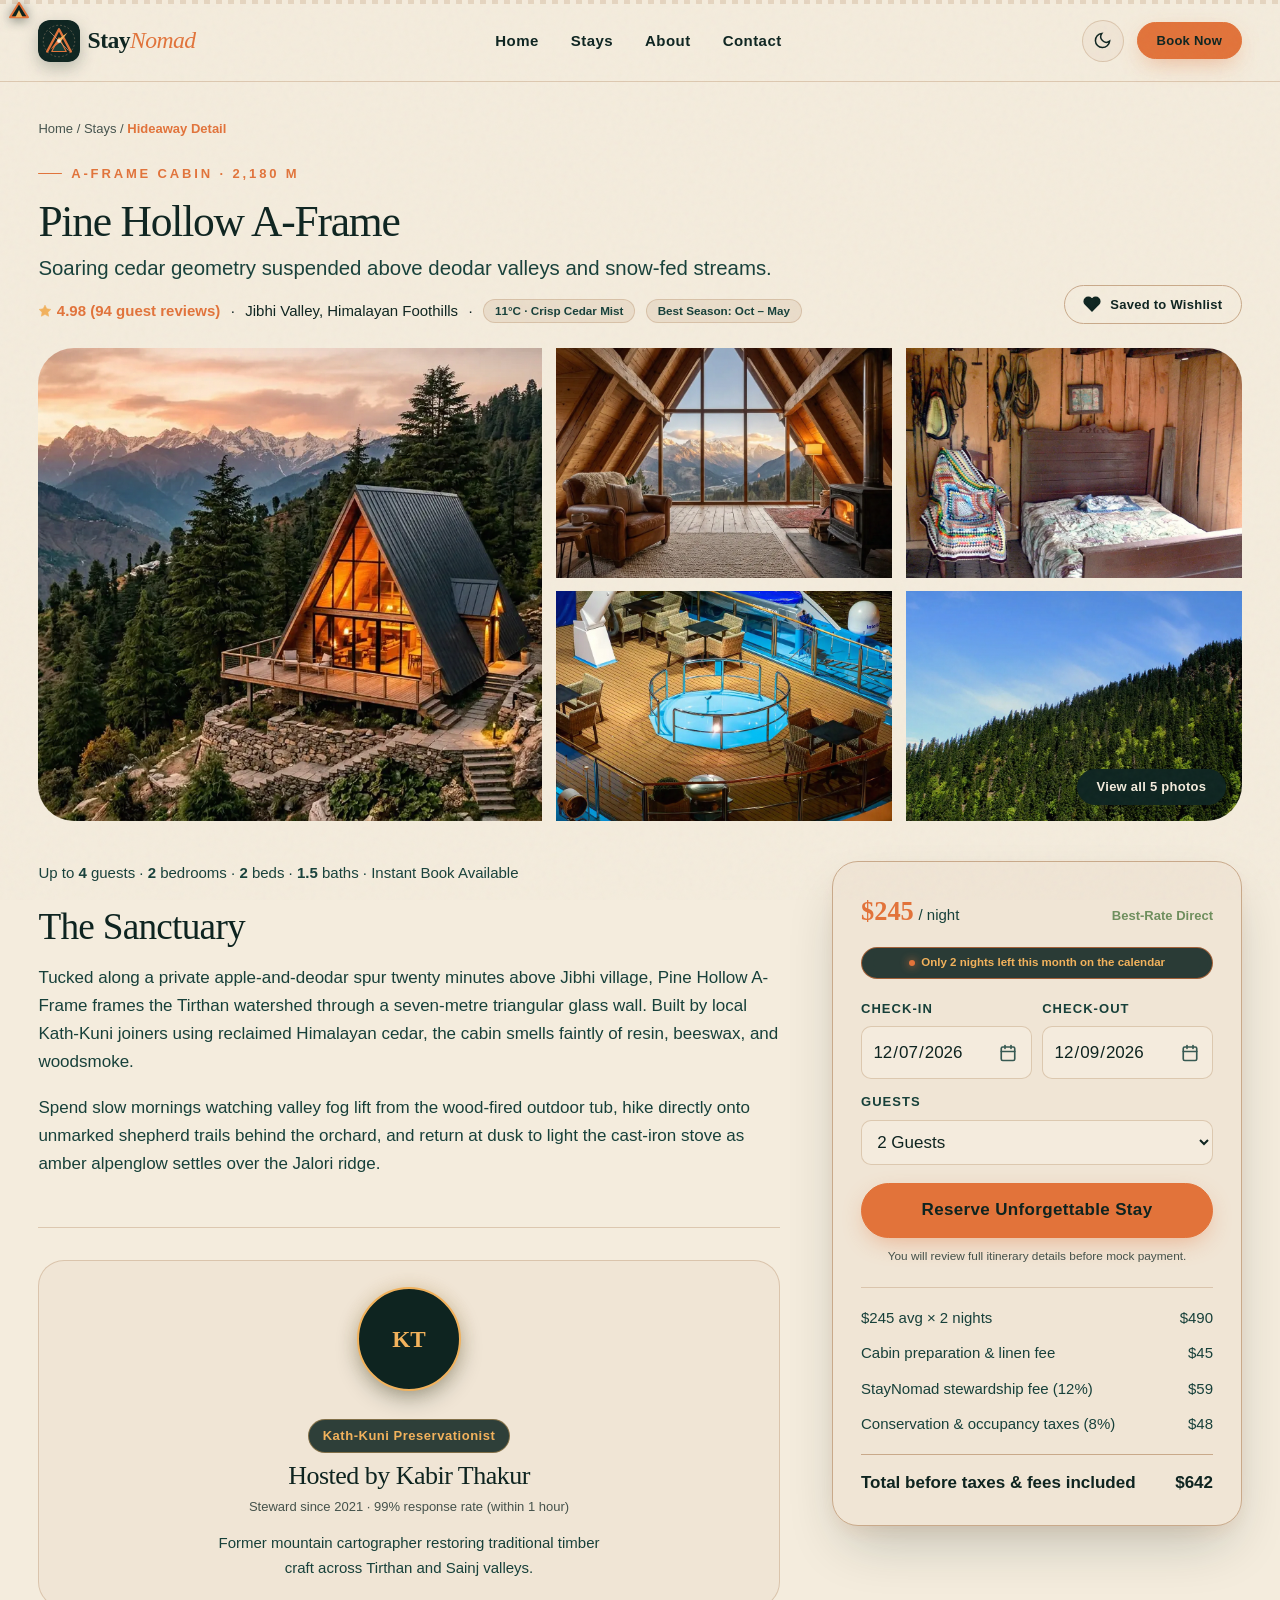
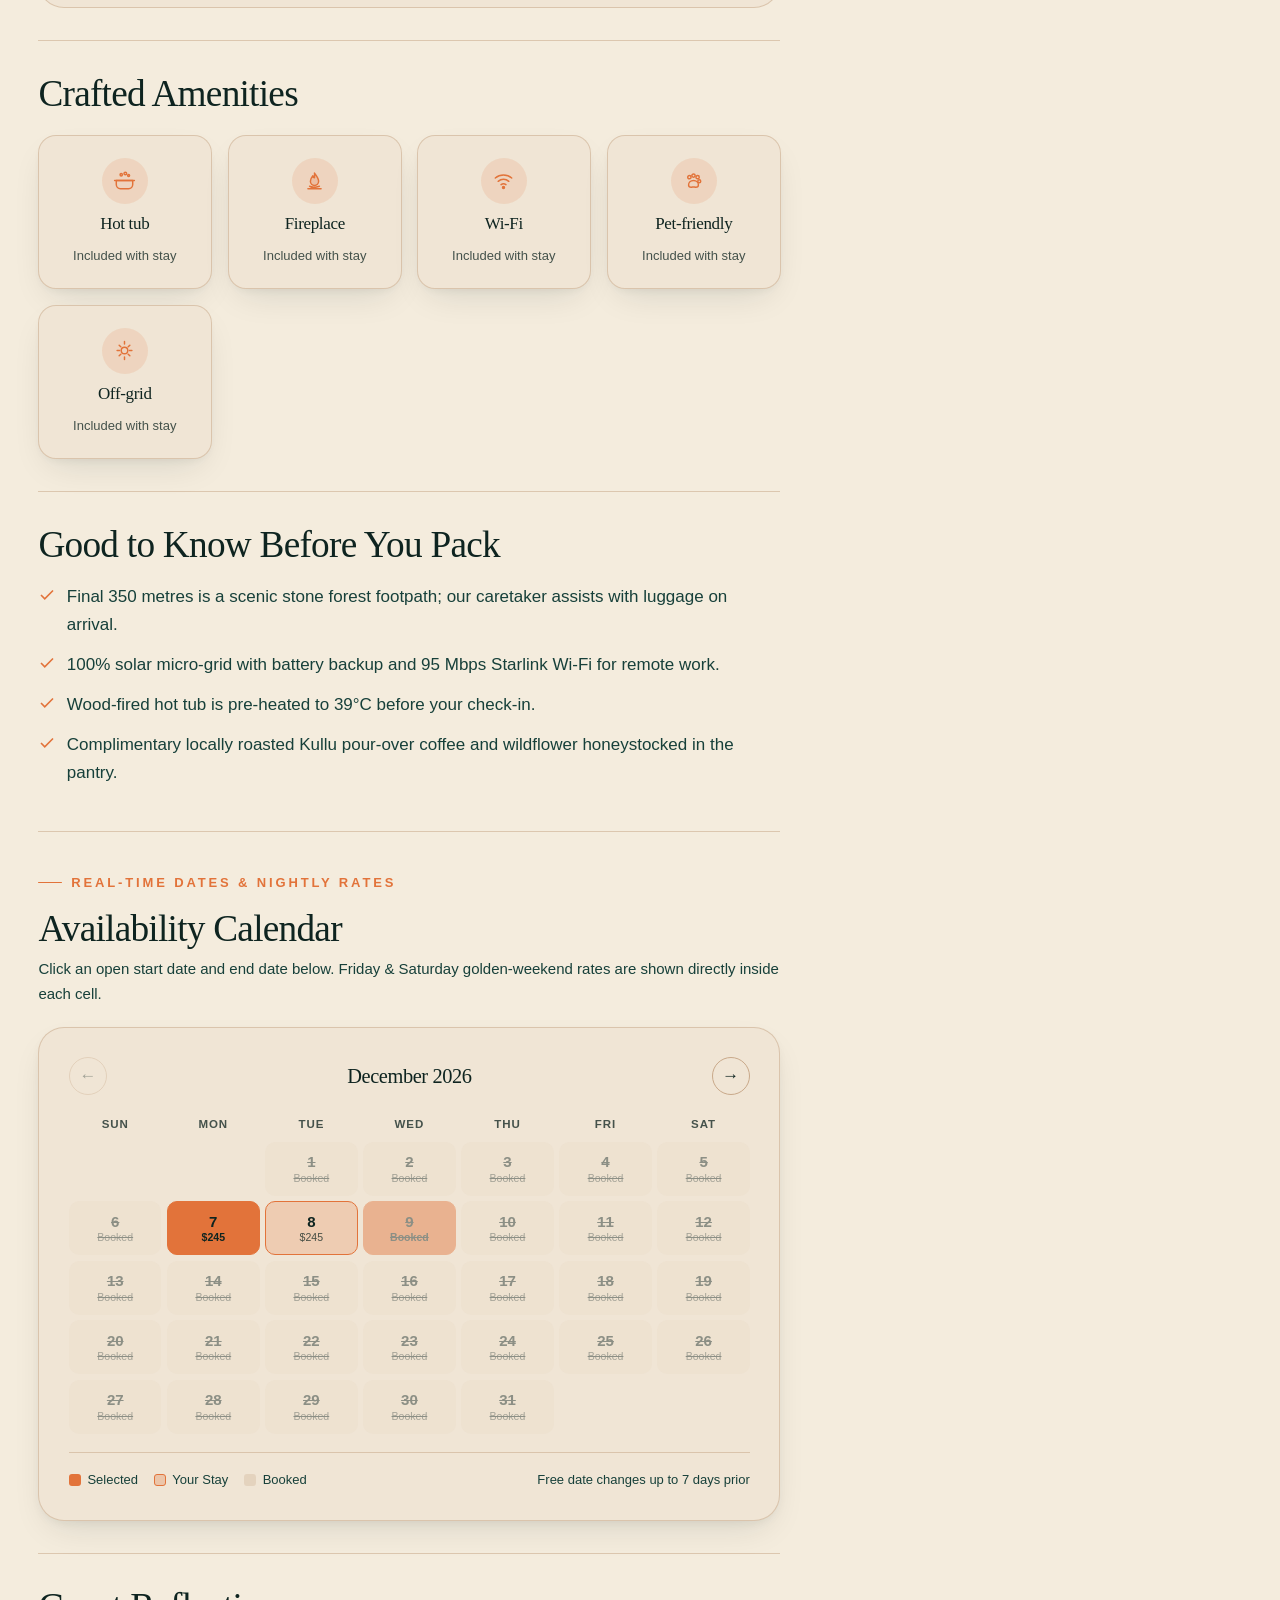
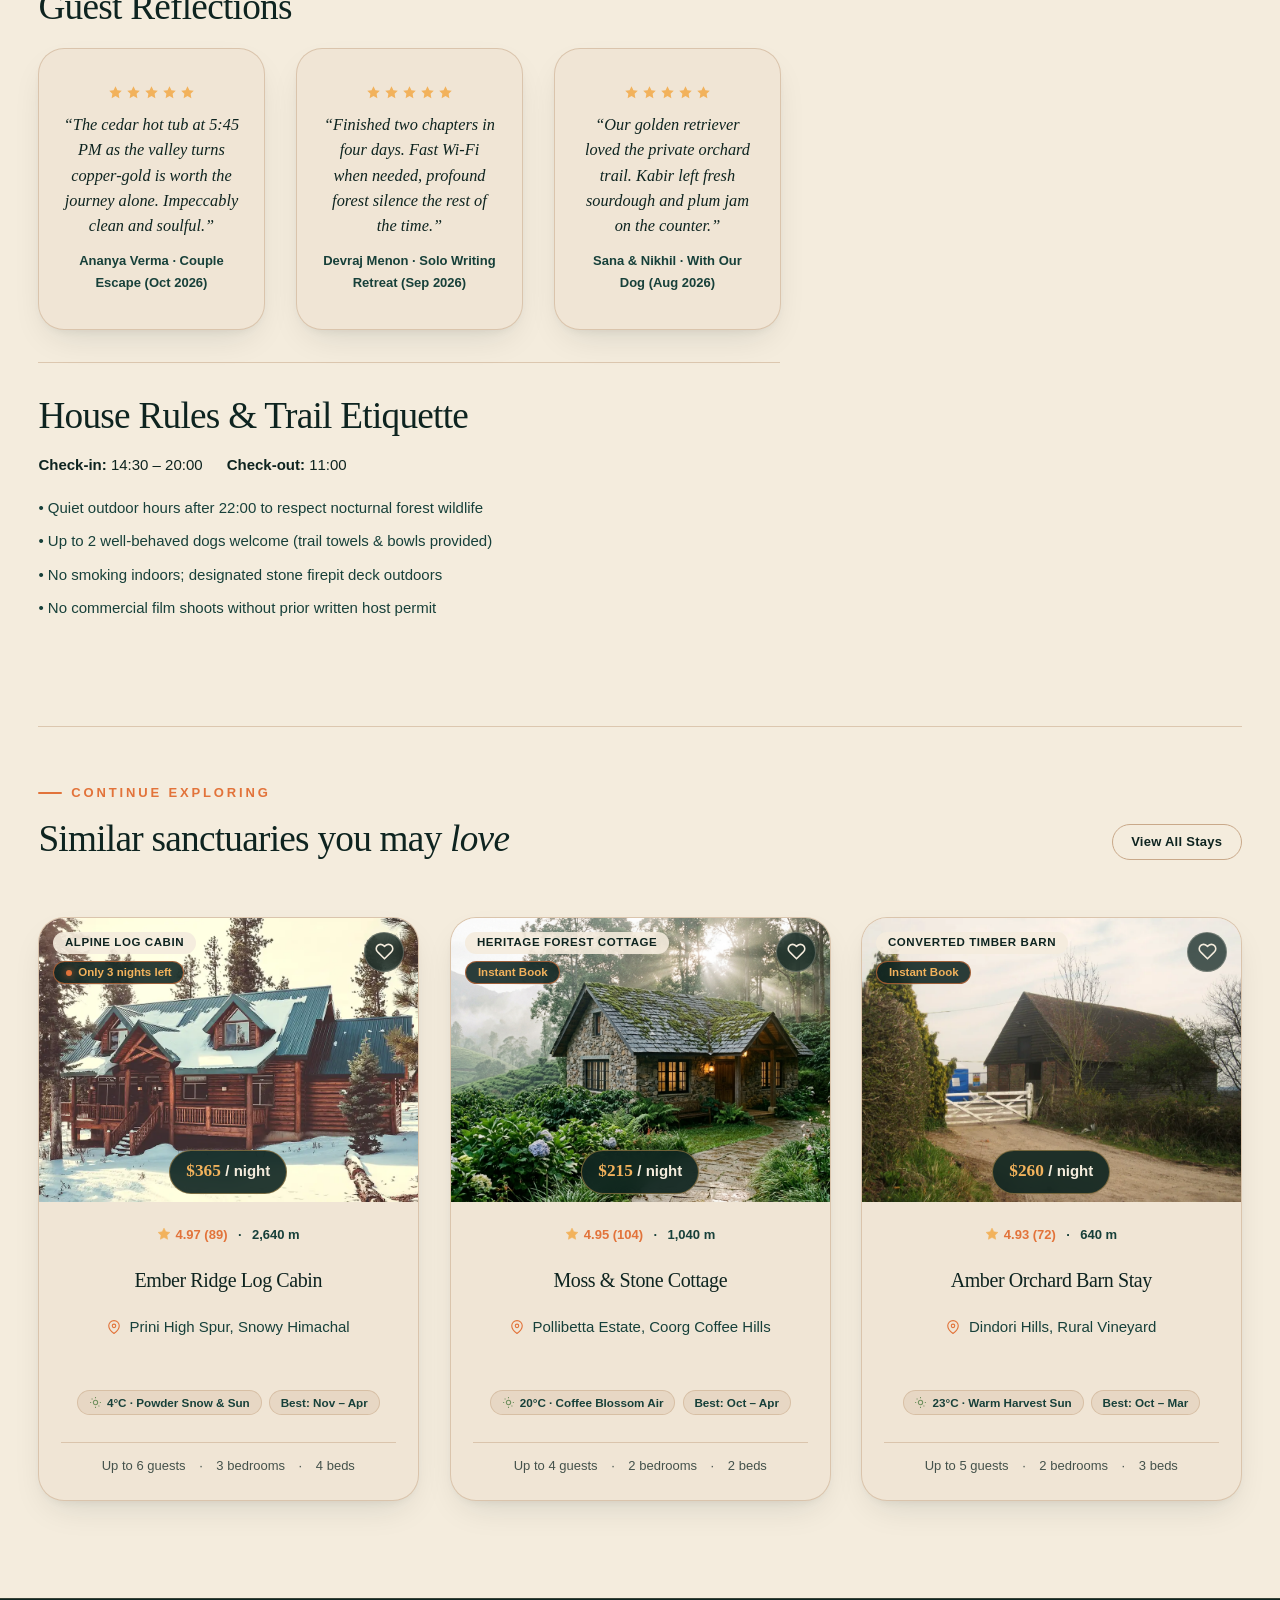
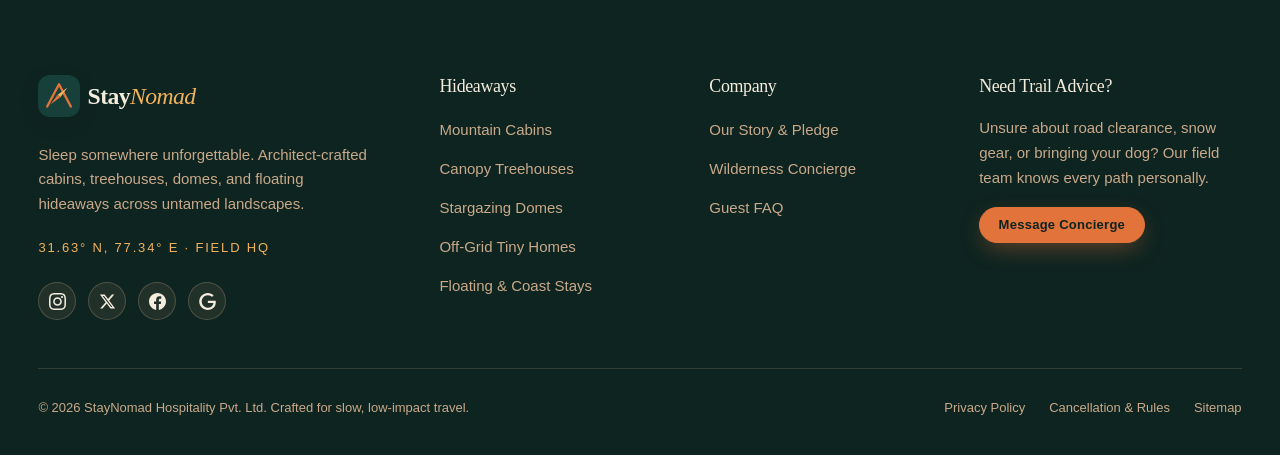
<file: stay.html>
<!DOCTYPE html>
<html lang="en" data-theme="light">
<head>
  <meta charset="UTF-8">
  <meta name="viewport" content="width=device-width, initial-scale=1.0">
  <title>Pine Hollow A-Frame — StayNomad Hideaway Detail</title>
  <meta name="description" content="Explore gallery photos, live availability calendar, amenities, host story, and transparent nightly rates on StayNomad.">
  <link rel="canonical" href="https://staynomad.example/stay.html">
  <meta property="og:type" content="website">
  <meta property="og:title" content="StayNomad — Architect-Crafted Wilderness Stay">
  <meta property="og:description" content="View photo gallery, availability calendar, amenities, and book your escape on StayNomad.">
  <meta property="og:url" content="https://staynomad.example/stay.html">
  <meta property="og:image" content="assets/images/stay-01-cover.jpg">
  <meta name="twitter:card" content="summary_large_image">
  <meta name="twitter:title" content="StayNomad — Wilderness Hideaway Detail">
  <meta name="twitter:description" content="Check open nights and reserve your stay.">
  <meta name="twitter:image" content="assets/images/stay-01-cover.jpg">
  <link rel="icon" type="image/svg+xml" href="assets/images/favicon.svg">
  <link rel="stylesheet" href="assets/css/base.css?v=1.6">
  <link rel="stylesheet" href="assets/css/components.css?v=1.7">
  <link rel="stylesheet" href="assets/css/pages.css?v=1.7">
  <script type="application/ld+json" id="stay-jsonld">
  {
    "@context": "https://schema.org",
    "@type": "LodgingBusiness",
    "name": "Pine Hollow A-Frame",
    "description": "Soaring cedar geometry suspended above deodar valleys and snow-fed streams.",
    "image": "assets/images/stay-01-cover.webp",
    "priceRange": "$245 / night",
    "address": {
      "@type": "PostalAddress",
      "addressLocality": "Jibhi Valley, Himalayan Foothills",
      "addressCountry": "IN"
    }
  }
  </script>
</head>
<body class="has-mobile-book-bar">
  <a href="#main-content" class="skip-link">Skip to main content</a>

  <div class="scroll-trail" aria-hidden="true">
    <div class="scroll-trail-fill" id="scroll-trail-fill"></div>
  </div>
  <svg class="scroll-trail-tent" id="scroll-trail-tent" viewBox="0 0 24 20" aria-hidden="true">
    <polygon points="2,18 12,2 22,18" fill="#0E2420" stroke="#E2733A" stroke-width="2.2" stroke-linejoin="round"/>
    <polygon points="8,18 12,10 16,18" fill="#F2B25C"/>
  </svg>

  <header class="site-header">
    <div class="container nav-inner">
      <a href="index.html" class="brand-logo" aria-label="StayNomad Home">
        <svg class="brand-logo-mark" viewBox="0 0 64 64" aria-hidden="true">
          <rect width="64" height="64" rx="15" fill="#0E2420"/>
          <circle cx="32" cy="32" r="24" fill="none" stroke="#C9A98A" stroke-width="1.2" stroke-dasharray="3 3" opacity="0.45"/>
          <path d="M14 48 L32 14 L50 48" fill="none" stroke="#E2733A" stroke-width="3.6" stroke-linecap="round" stroke-linejoin="round"/>
          <path d="M21 48 L32 27 L43 48 Z" fill="#17403A" stroke="#E2733A" stroke-width="1.8" stroke-linejoin="round"/>
          <path d="M18 18 L46 46" stroke="#C9A98A" stroke-width="1.4" stroke-linecap="round" opacity="0.7"/>
          <polygon points="45,19 34,34 30,30" fill="#F2B25C"/>
          <polygon points="19,45 30,30 34,34" fill="#E2733A"/>
          <circle cx="32" cy="32" r="2.8" fill="#F4ECDD"/>
        </svg>
        <span class="brand-wordmark">Stay<span>Nomad</span></span>
      </a>

      <nav aria-label="Primary navigation">
        <ul class="nav-links">
          <li><a href="index.html">Home</a></li>
          <li><a href="stays.html">Stays</a></li>
          <li><a href="about.html">About</a></li>
          <li><a href="contact.html">Contact</a></li>
        </ul>
      </nav>

      <div class="nav-actions">
        <button type="button" class="theme-toggle" data-theme-toggle aria-label="Toggle night-cabin dark mode">
          <svg class="icon-moon" viewBox="0 0 24 24" fill="none" stroke="currentColor" stroke-width="1.9"><path d="M21 12.79A9 9 0 1 1 11.21 3 7 7 0 0 0 21 12.79z"/></svg>
          <svg class="icon-sun" viewBox="0 0 24 24" fill="none" stroke="currentColor" stroke-width="1.9"><circle cx="12" cy="12" r="5"/><path d="M12 1v2M12 21v2M4.22 4.22l1.42 1.42M18.36 18.36l1.42 1.42M1 12h2M21 12h2M4.22 19.78l1.42-1.42M18.36 5.64l1.42-1.42"/></svg>
        </button>
        <a href="booking.html" class="btn btn-primary btn-sm nav-booking-btn" data-magnetic>Book Now</a>
        <button type="button" class="mobile-menu-toggle" data-mobile-toggle aria-expanded="false" aria-controls="mobile-nav-overlay" aria-label="Toggle menu">
          <span></span><span></span><span></span>
        </button>
      </div>
    </div>
  </header>

  <div class="mobile-nav-overlay" id="mobile-nav-overlay" aria-hidden="true">
    <ul class="mobile-nav-links">
      <li><a href="index.html">Home</a></li>
      <li><a href="stays.html">Stays</a></li>
      <li><a href="about.html">About</a></li>
      <li><a href="contact.html">Contact</a></li>
    </ul>
    <div class="mobile-nav-footer">
      <a href="booking.html" class="btn btn-primary btn-lg" style="width:100%;max-width:340px;">Book Now</a>
      <p>Sleep somewhere unforgettable.</p>
    </div>
  </div>

  <main id="main-content" id-root="stay" class="section" style="padding-top:2.25rem;">
    <div class="container" id="stay-detail-root">
      <!-- 404-Safe Missing / Invalid Stay ID Recovery View -->
      <section id="stay-not-found" hidden aria-labelledby="not-found-heading">
        <div class="empty-state-box" style="margin-bottom:3rem;">
          <span class="eyebrow">404 · Trail Marker Missing</span>
          <h2 id="not-found-heading" style="font-size:var(--text-3xl);">That cabin isn’t on our map</h2>
          <p style="color:var(--text-secondary);max-width:50ch;">The stay link may have changed or been mistyped. Explore all twelve active wilderness sanctuaries or jump into one of our guest favourites below.</p>
          <div style="display:flex;flex-wrap:wrap;gap:0.85rem;justify-content:center;">
            <a href="stays.html" class="btn btn-primary">Browse All 12 Stays</a>
            <button type="button" class="btn btn-surprise" data-surprise-me>Surprise Me Instead</button>
          </div>
        </div>
        <h2 style="font-size:var(--text-2xl);margin-bottom:1.5rem;text-align:center;">Available hideaways tonight</h2>
        <div class="stays-grid" id="not-found-recommendations"></div>
      </section>

      <!-- Valid Stay Content -->
      <div id="stay-valid-content">
        <nav aria-label="Breadcrumb" style="margin-bottom:1rem;font-size:var(--text-xs);color:var(--text-muted);">
          <a href="index.html">Home</a> <span>/</span> <a href="stays.html">Stays</a> <span>/</span> <span style="color:var(--ember);font-weight:700;">Hideaway Detail</span>
        </nav>

        <div style="display:flex;flex-wrap:wrap;align-items:flex-end;justify-content:space-between;gap:1.25rem;">
          <div>
            <span class="eyebrow" id="stay-category-eyebrow">A-Frame Cabin</span>
            <h1 id="stay-title" style="font-size:clamp(2rem,3.4vw,3.35rem);">Pine Hollow A-Frame</h1>
            <p id="stay-tagline" style="font-size:var(--text-lg);color:var(--text-secondary);margin-top:0.45rem;"></p>
            <div id="stay-meta-strip" style="display:flex;flex-wrap:wrap;align-items:center;gap:0.65rem;margin-top:0.85rem;font-size:var(--text-sm);"></div>
          </div>

          <button type="button" class="btn btn-outline btn-sm" id="stay-wishlist-btn" data-magnetic>
            <span>Save Hideaway</span>
          </button>
        </div>

        <!-- 5-Photo Hero Mosaic -->
        <div class="stay-gallery-mosaic" id="stay-gallery-mosaic"></div>

        <!-- 2-Column Editorial Detail + Sticky Booking Card -->
        <div class="stay-detail-grid">
          <div>
            <div class="stay-detail-block">
              <p id="stay-quick-specs" style="font-size:var(--text-sm);color:var(--text-secondary);margin-bottom:1.25rem;"></p>
              <h2 style="font-size:var(--text-2xl);margin-bottom:1rem;">The Sanctuary</h2>
              <div id="stay-description"></div>
            </div>

            <!-- Host Card -->
            <div class="stay-detail-block">
              <div class="host-card" id="stay-host-card" data-tilt></div>
            </div>

            <!-- Amenity Icon Grid -->
            <div class="stay-detail-block">
              <h2 style="font-size:var(--text-2xl);margin-bottom:1.25rem;">Crafted Amenities</h2>
              <div class="amenity-grid" id="stay-amenities-grid"></div>
            </div>

            <!-- Good to Know -->
            <div class="stay-detail-block">
              <h2 style="font-size:var(--text-2xl);margin-bottom:1.1rem;">Good to Know Before You Pack</h2>
              <ul id="stay-good-to-know"></ul>
            </div>

            <!-- Interactive Availability Calendar -->
            <div class="stay-detail-block" id="availability-calendar-section">
              <span class="eyebrow">Real-Time Dates &amp; Nightly Rates</span>
              <h2 style="font-size:var(--text-2xl);margin-bottom:0.5rem;">Availability Calendar</h2>
              <p style="color:var(--text-secondary);font-size:var(--text-sm);margin-bottom:1.25rem;">Click an open start date and end date below. Friday &amp; Saturday golden-weekend rates are shown directly inside each cell.</p>

              <div class="calendar-shell">
                <div class="calendar-toolbar">
                  <button type="button" class="calendar-nav-btn" id="calendar-prev" aria-label="Previous month">←</button>
                  <h3 class="calendar-month-label" id="calendar-month-label">November 2026</h3>
                  <button type="button" class="calendar-nav-btn" id="calendar-next" aria-label="Next month">→</button>
                </div>
                <div class="calendar-weekdays" aria-hidden="true">
                  <span>Sun</span><span>Mon</span><span>Tue</span><span>Wed</span><span>Thu</span><span>Fri</span><span>Sat</span>
                </div>
                <div class="calendar-days" id="calendar-days"></div>
                <div class="calendar-legend">
                  <div class="legend-items">
                    <span class="legend-item"><span class="legend-swatch" style="background:var(--ember);"></span> Selected</span>
                    <span class="legend-item"><span class="legend-swatch" style="background:rgba(226,115,58,0.28);border:1px solid var(--ember);"></span> Your Stay</span>
                    <span class="legend-item"><span class="legend-swatch" style="background:rgba(201,169,138,0.3);"></span> Booked</span>
                  </div>
                  <span>Free date changes up to 7 days prior</span>
                </div>
              </div>
            </div>

            <!-- Guest Reviews -->
            <div class="stay-detail-block">
              <h2 style="font-size:var(--text-2xl);margin-bottom:1.25rem;">Guest Reflections</h2>
              <div class="stays-grid" style="grid-template-columns:repeat(auto-fit,minmax(220px,1fr));" id="stay-reviews-grid"></div>
            </div>

            <!-- House Rules -->
            <div class="stay-detail-block" style="border-bottom:none;">
              <h2 style="font-size:var(--text-2xl);margin-bottom:1rem;">House Rules &amp; Trail Etiquette</h2>
              <div id="stay-house-rules"></div>
            </div>
          </div>

          <!-- Sticky Booking Calculator Card -->
          <aside class="booking-sidebar-card" id="booking-card-anchor" aria-label="Reserve this stay">
            <div style="display:flex;align-items:baseline;justify-content:space-between;gap:0.75rem;margin-bottom:0.85rem;">
              <div id="book-base-price"></div>
              <span style="font-size:var(--text-xs);color:var(--moss);font-weight:700;"> Best-Rate Direct</span>
            </div>

            <div class="scarcity-badge" id="book-scarcity-notice" style="width:100%;justify-content:center;margin-bottom:1.15rem;padding-block:0.45rem;"></div>

            <div style="display:grid;grid-template-columns:1fr 1fr;gap:0.65rem;margin-bottom:0.75rem;">
              <div class="form-group">
                <label for="book-checkin" class="form-label">Check-in</label>
                <input type="date" id="book-checkin" class="form-control" style="padding:0.65rem;">
              </div>
              <div class="form-group">
                <label for="book-checkout" class="form-label">Check-out</label>
                <input type="date" id="book-checkout" class="form-control" style="padding:0.65rem;">
              </div>
            </div>

            <div class="form-group" style="margin-bottom:1.15rem;">
              <label for="book-guests" class="form-label">Guests</label>
              <select id="book-guests" class="form-control" style="padding:0.7rem;"></select>
            </div>

            <button type="button" class="btn btn-primary btn-block btn-lg" id="book-reserve-btn" data-magnetic>
              Reserve Unforgettable Stay
            </button>

            <p style="text-align:center;font-size:0.74rem;color:var(--text-muted);margin-top:0.6rem;">You will review full itinerary details before mock payment.</p>

            <div class="price-breakdown" id="book-price-breakdown"></div>
          </aside>
        </div>

        <!-- Similar Stays -->
        <section style="margin-top:4rem;padding-top:3rem;border-top:1px solid var(--border-subtle);" aria-labelledby="similar-heading">
          <div class="section-header-split">
            <div>
              <span class="eyebrow">Continue Exploring</span>
              <h2 id="similar-heading" style="font-size:var(--text-2xl);">Similar sanctuaries you may <em>love</em></h2>
            </div>
            <a href="stays.html" class="btn btn-outline btn-sm">View All Stays</a>
          </div>
          <div class="stays-grid" id="stay-similar-grid"></div>
        </section>
      </div>
    </div>
  </main>

  <!-- Mobile Bottom Sticky Book Bar -->
  <div class="mobile-book-bar" id="mobile-book-bar">
    <div>
      <div id="mobile-bar-price"></div>
      <div style="font-size:0.72rem;color:var(--clay);">Live availability verified</div>
    </div>
    <button type="button" class="btn btn-primary" id="mobile-book-scroll-btn">Select Dates &amp; Book</button>
  </div>

  <!-- Fullscreen Lightbox Modal -->
  <div class="lightbox" id="stay-lightbox" role="dialog" aria-modal="true" aria-hidden="true" aria-label="Stay photo gallery">
    <div class="lightbox-top">
      <span id="lightbox-counter" style="font-weight:700;letter-spacing:0.1em;font-size:var(--text-sm);">1 / 5</span>
      <button type="button" class="btn btn-outline btn-sm" id="lightbox-close" style="color:var(--sand);border-color:rgba(244,236,221,0.4);">Close ✕</button>
    </div>
    <div class="lightbox-stage">
      <button type="button" class="lightbox-arrow lightbox-prev" id="lightbox-prev" aria-label="Previous photo">←</button>
      <img id="lightbox-img" src="[data-uri]" alt="Stay gallery preview" width="1200" height="800">
      <button type="button" class="lightbox-arrow lightbox-next" id="lightbox-next" aria-label="Next photo">→</button>
    </div>
    <p class="lightbox-caption" id="lightbox-caption"></p>
  </div>

  <footer class="site-footer">
    <div class="container">
      <div class="footer-grid">
        <div class="footer-brand">
          <a href="index.html" class="brand-logo">
            <svg class="brand-logo-mark" viewBox="0 0 64 64" aria-hidden="true">
              <rect width="64" height="64" rx="15" fill="#17403A"/>
              <path d="M14 48 L32 14 L50 48" fill="none" stroke="#E2733A" stroke-width="3.6" stroke-linecap="round" stroke-linejoin="round"/>
              <polygon points="45,19 34,34 30,30" fill="#F2B25C"/>
              <polygon points="19,45 30,30 34,34" fill="#E2733A"/>
            </svg>
            <span class="brand-wordmark">Stay<span>Nomad</span></span>
          </a>
          <p>Sleep somewhere unforgettable. Architect-crafted cabins, treehouses, domes, and floating hideaways across untamed landscapes.</p>
          <span class="footer-coords">31.63° N, 77.34° E · Field HQ</span>
          <div class="footer-social-links" aria-label="StayNomad Social Media">
            <a href="https://instagram.com" target="_blank" rel="noopener noreferrer" class="social-link" aria-label="Instagram">
              <svg viewBox="0 0 24 24" fill="currentColor" aria-hidden="true">
                <path d="M12 2.163c3.204 0 3.584.012 4.85.07 3.252.148 4.771 1.691 4.919 4.919.058 1.265.069 1.645.069 4.849 0 3.205-.012 3.584-.069 4.849-.149 3.225-1.664 4.771-4.919 4.919-1.266.058-1.644.07-4.85.07-3.204 0-3.584-.012-4.849-.07-3.26-.149-4.771-1.699-4.919-4.92-.058-1.265-.07-1.644-.07-4.849 0-3.204.013-3.583.07-4.849.149-3.227 1.664-4.771 4.919-4.919 1.266-.057 1.645-.069 4.849-.069zm0-2.163c-3.259 0-3.667.014-4.947.072-4.358.2-6.78 2.618-6.98 6.98-.059 1.281-.073 1.689-.073 4.948 0 3.259.014 3.668.072 4.948.2 4.358 2.618 6.78 6.98 6.98 1.281.058 1.689.072 4.948.072 3.259 0 3.668-.014 4.948-.072 4.354-.2 6.782-2.618 6.979-6.98.059-1.28.073-1.689.073-4.948 0-3.259-.014-3.667-.072-4.947-.196-4.354-2.617-6.78-6.979-6.98-1.281-.059-1.69-.073-4.949-.073zm0 5.838c-3.403 0-6.162 2.759-6.162 6.162s2.759 6.163 6.162 6.163 6.162-2.759 6.162-6.163c0-3.403-2.759-6.162-6.162-6.162zm0 10.162c-2.209 0-4-1.79-4-4 0-2.209 1.791-4 4-4s4 1.791 4 4c0 2.21-1.791 4-4 4zm6.406-11.845c-.796 0-1.441.645-1.441 1.44s.645 1.44 1.441 1.44c.795 0 1.439-.645 1.439-1.44s-.644-1.44-1.439-1.44z"/>
              </svg>
            </a>
            <a href="https://x.com" target="_blank" rel="noopener noreferrer" class="social-link" aria-label="X (formerly Twitter)">
              <svg viewBox="0 0 24 24" fill="currentColor" aria-hidden="true">
                <path d="M18.244 2.25h3.308l-7.227 8.26 8.502 11.24H16.17l-5.214-6.817L4.99 21.75H1.68l7.73-8.835L1.254 2.25H8.08l4.713 6.231zm-1.161 17.52h1.833L7.084 4.126H5.117z"/>
              </svg>
            </a>
            <a href="https://facebook.com" target="_blank" rel="noopener noreferrer" class="social-link" aria-label="Facebook">
              <svg viewBox="0 0 24 24" fill="currentColor" aria-hidden="true">
                <path d="M24 12.073c0-6.627-5.373-12-12-12s-12 5.373-12 12c0 5.99 4.388 10.954 10.125 11.854v-8.385H7.078v-3.47h3.047V9.43c0-3.007 1.792-4.669 4.533-4.669 1.312 0 2.686.235 2.686.235v2.953H15.83c-1.491 0-1.956.925-1.956 1.874v2.25h3.328l-.532 3.47h-2.796v8.385C19.612 23.027 24 18.062 24 12.073z"/>
              </svg>
            </a>
            <a href="https://google.com" target="_blank" rel="noopener noreferrer" class="social-link" aria-label="Google">
              <svg viewBox="0 0 24 24" fill="currentColor" aria-hidden="true">
                <path d="M12.48 10.92v3.28h7.84c-.24 1.84-.853 3.187-1.787 4.133-1.147 1.147-2.933 2.4-6.053 2.4-4.827 0-8.6-3.893-8.6-8.72s3.773-8.72 8.6-8.72c2.6 0 4.507 1.027 5.907 2.347l2.307-2.307C18.747 1.44 16.053 0 12.48 0 5.867 0 .307 5.387.307 12s5.56 12 12.173 12c3.573 0 6.267-1.173 8.373-3.36 2.16-2.16 2.84-5.213 2.84-7.667 0-.76-.053-1.467-.173-2.053H12.48z"/>
              </svg>
            </a>
          </div>
        </div>

        <div class="footer-col">
          <h4>Hideaways</h4>
          <ul>
            <li><a href="stays.html?type=cabins">Mountain Cabins</a></li>
            <li><a href="stays.html?type=treehouses">Canopy Treehouses</a></li>
            <li><a href="stays.html?type=domes">Stargazing Domes</a></li>
            <li><a href="stays.html?type=tiny-homes">Off-Grid Tiny Homes</a></li>
            <li><a href="stays.html?type=floating">Floating &amp; Coast Stays</a></li>
          </ul>
        </div>

        <div class="footer-col">
          <h4>Company</h4>
          <ul>
            <li><a href="about.html">Our Story &amp; Pledge</a></li>
            <li><a href="contact.html">Wilderness Concierge</a></li>
            <li><a href="contact.html#faq">Guest FAQ</a></li>
          </ul>
        </div>

        <div class="footer-col">
          <h4>Need Trail Advice?</h4>
          <p style="font-size:var(--text-sm);color:var(--clay);margin-bottom:1rem;">Unsure about road clearance, snow gear, or bringing your dog? Our field team knows every path personally.</p>
          <a href="contact.html" class="btn btn-primary btn-sm">Message Concierge</a>
        </div>
      </div>

      <div class="footer-bottom">
        <p>&copy; 2026 StayNomad Hospitality Pvt. Ltd. Crafted for slow, low-impact travel.</p>
        <div class="footer-legal-links">
          <a href="privacy.html">Privacy Policy</a>
          <a href="contact.html#faq">Cancellation &amp; Rules</a>
          <a href="sitemap.xml">Sitemap</a>
        </div>
      </div>
    </div>
  </footer>

  <!-- Floating Scroll Up / Back to Top Button -->
  <button type="button" class="scroll-up-btn" id="scroll-up-btn" aria-label="Scroll back to top" title="Back to top" aria-hidden="true">
    <svg viewBox="0 0 24 24" fill="none" stroke="currentColor" stroke-linecap="round" stroke-linejoin="round" aria-hidden="true"><polyline points="18 15 12 9 6 15"></polyline></svg>
  </button>

  <script src="assets/data/stays.js"></script>
  <script src="assets/js/tilt.js"></script>
  <script src="assets/js/main.js"></script>
  <script src="assets/js/booking.js"></script>
</body>
</html>
</file>
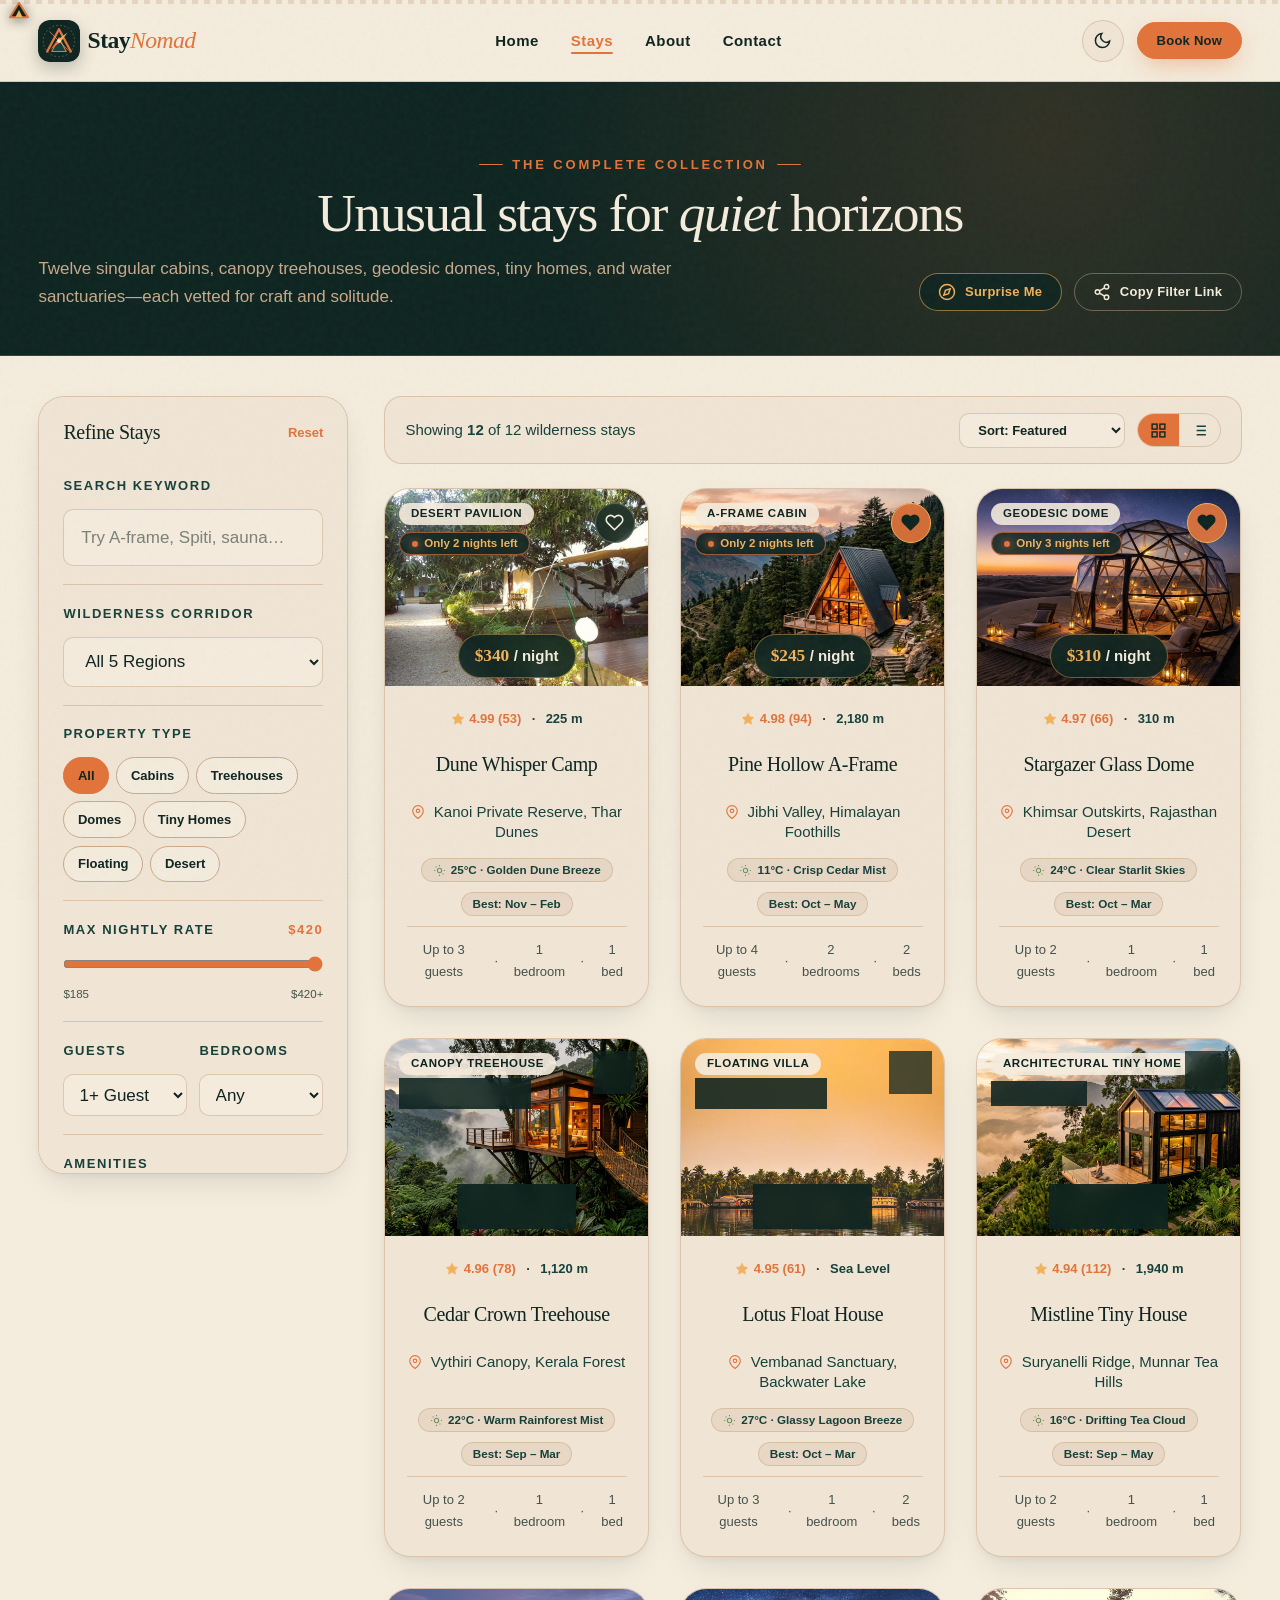
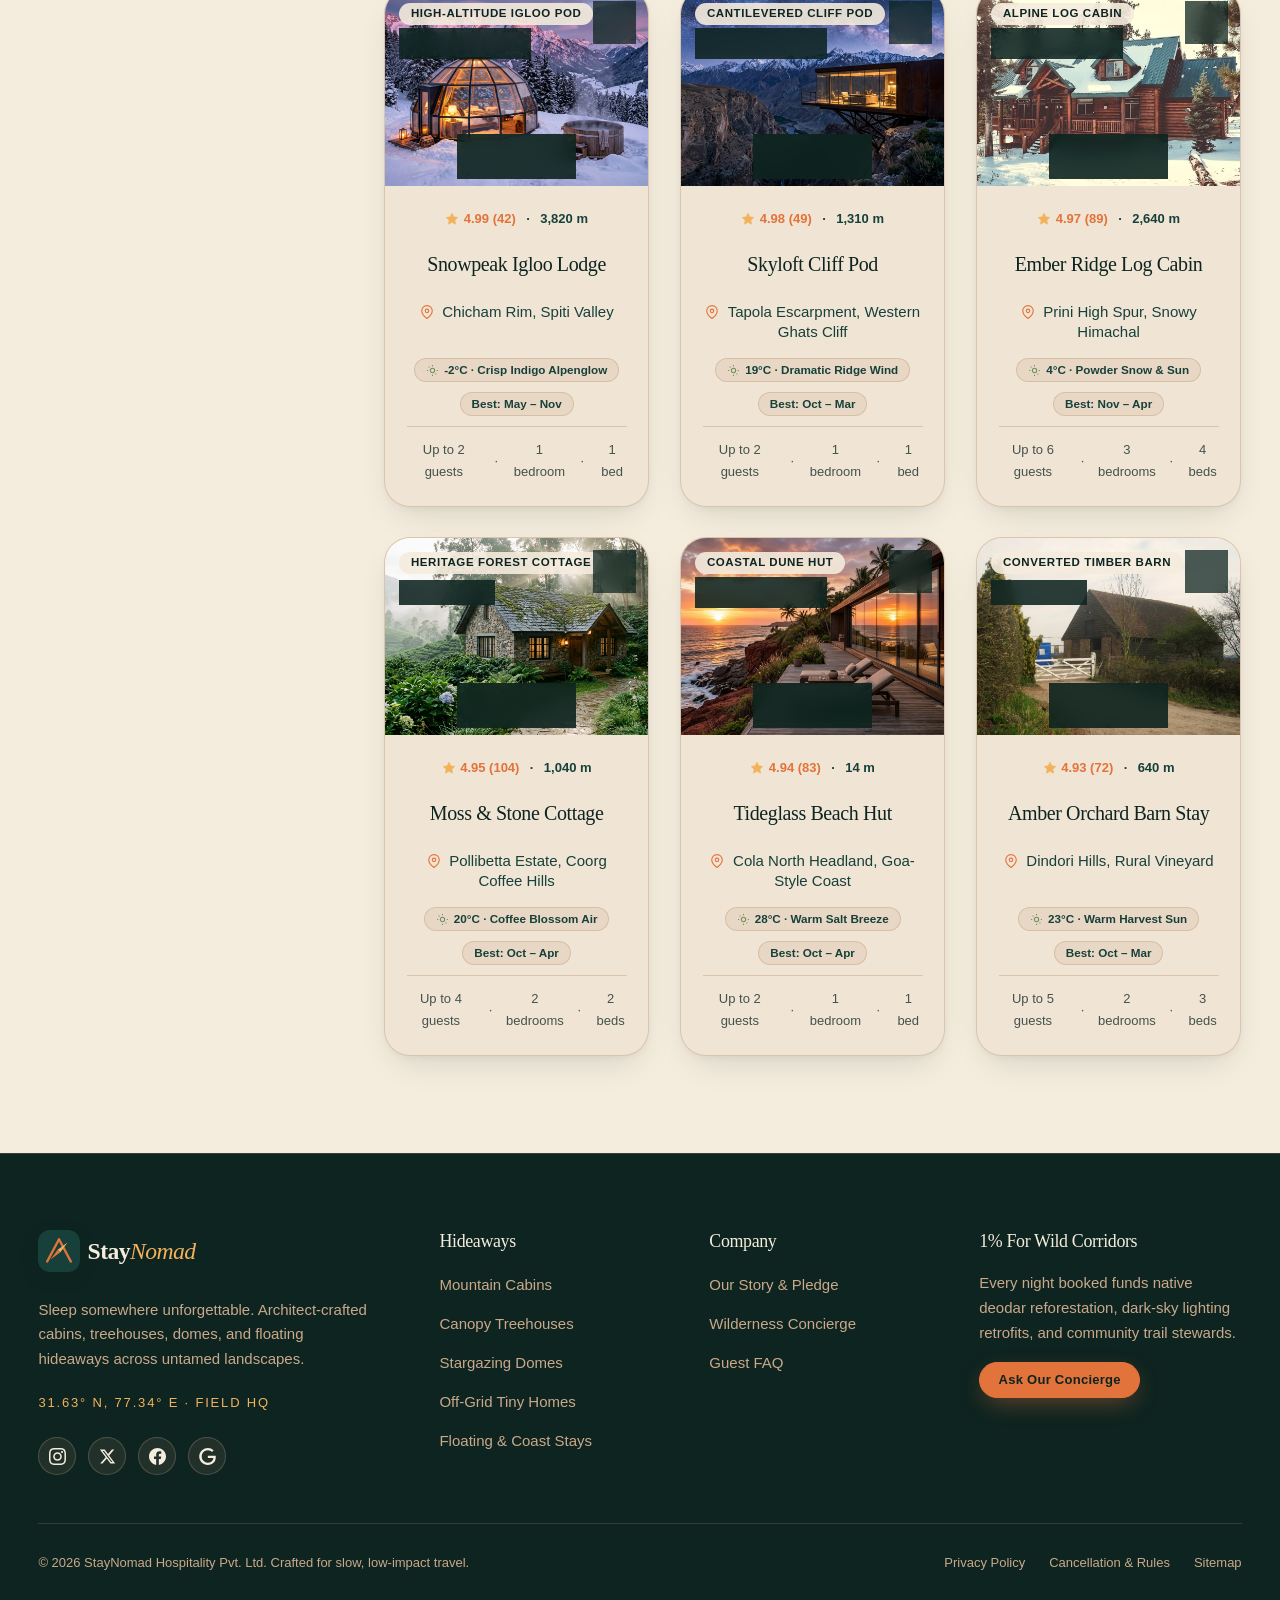
<file: stays.html>
﻿<!DOCTYPE html>
<html lang="en" data-theme="light">
<head>
  <meta charset="UTF-8">
  <meta name="viewport" content="width=device-width, initial-scale=1.0">
  <title>Browse Wild Stays, Cabins &amp; Treehouses — StayNomad</title>
  <meta name="description" content="Filter 12 architect-crafted cabins, canopy treehouses, geodesic stargazing domes, tiny homes, floating stays, and desert hideaways by price, amenities, and live availability.">
  <link rel="canonical" href="https://staynomad.example/stays.html">
  <meta property="og:type" content="website">
  <meta property="og:title" content="Browse Wild Stays, Cabins &amp; Treehouses — StayNomad">
  <meta property="og:description" content="Explore hand-picked off-grid cabins, treehouses, geodesic domes, and floating villas across wild India.">
  <meta property="og:url" content="https://staynomad.example/stays.html">
  <meta property="og:image" content="assets/images/stay-01-cover.jpg">
  <meta name="twitter:card" content="summary_large_image">
  <meta name="twitter:title" content="Browse Wild Stays — StayNomad">
  <meta name="twitter:description" content="Filter cabins, domes, treehouses, and floating stays with live availability.">
  <meta name="twitter:image" content="assets/images/stay-01-cover.jpg">
  <link rel="icon" type="image/svg+xml" href="assets/images/favicon.svg">
  <link rel="stylesheet" href="assets/css/base.css?v=1.6">
  <link rel="stylesheet" href="assets/css/components.css?v=1.7">
  <link rel="stylesheet" href="assets/css/pages.css?v=1.7">
</head>
<body>
  <a href="#main-content" class="skip-link">Skip to main content</a>

  <div class="scroll-trail" aria-hidden="true">
    <div class="scroll-trail-fill" id="scroll-trail-fill"></div>
  </div>
  <svg class="scroll-trail-tent" id="scroll-trail-tent" viewBox="0 0 24 20" aria-hidden="true">
    <polygon points="2,18 12,2 22,18" fill="#0E2420" stroke="#E2733A" stroke-width="2.2" stroke-linejoin="round"/>
    <polygon points="8,18 12,10 16,18" fill="#F2B25C"/>
  </svg>

  <header class="site-header">
    <div class="container nav-inner">
      <a href="index.html" class="brand-logo" aria-label="StayNomad Home">
        <svg class="brand-logo-mark" viewBox="0 0 64 64" aria-hidden="true">
          <rect width="64" height="64" rx="15" fill="#0E2420"/>
          <circle cx="32" cy="32" r="24" fill="none" stroke="#C9A98A" stroke-width="1.2" stroke-dasharray="3 3" opacity="0.45"/>
          <path d="M14 48 L32 14 L50 48" fill="none" stroke="#E2733A" stroke-width="3.6" stroke-linecap="round" stroke-linejoin="round"/>
          <path d="M21 48 L32 27 L43 48 Z" fill="#17403A" stroke="#E2733A" stroke-width="1.8" stroke-linejoin="round"/>
          <path d="M18 18 L46 46" stroke="#C9A98A" stroke-width="1.4" stroke-linecap="round" opacity="0.7"/>
          <polygon points="45,19 34,34 30,30" fill="#F2B25C"/>
          <polygon points="19,45 30,30 34,34" fill="#E2733A"/>
          <circle cx="32" cy="32" r="2.8" fill="#F4ECDD"/>
        </svg>
        <span class="brand-wordmark">Stay<span>Nomad</span></span>
      </a>

      <nav aria-label="Primary navigation">
        <ul class="nav-links">
          <li><a href="index.html">Home</a></li>
          <li><a href="stays.html" aria-current="page">Stays</a></li>
          <li><a href="about.html">About</a></li>
          <li><a href="contact.html">Contact</a></li>
        </ul>
      </nav>

      <div class="nav-actions">
        <button type="button" class="theme-toggle" data-theme-toggle aria-label="Toggle night-cabin dark mode">
          <svg class="icon-moon" viewBox="0 0 24 24" fill="none" stroke="currentColor" stroke-width="1.9"><path d="M21 12.79A9 9 0 1 1 11.21 3 7 7 0 0 0 21 12.79z"/></svg>
          <svg class="icon-sun" viewBox="0 0 24 24" fill="none" stroke="currentColor" stroke-width="1.9"><circle cx="12" cy="12" r="5"/><path d="M12 1v2M12 21v2M4.22 4.22l1.42 1.42M18.36 18.36l1.42 1.42M1 12h2M21 12h2M4.22 19.78l1.42-1.42M18.36 5.64l1.42-1.42"/></svg>
        </button>
        <a href="booking.html" class="btn btn-primary btn-sm nav-booking-btn" data-magnetic>Book Now</a>
        <button type="button" class="mobile-menu-toggle" data-mobile-toggle aria-expanded="false" aria-controls="mobile-nav-overlay" aria-label="Toggle menu">
          <span></span><span></span><span></span>
        </button>
      </div>
    </div>
  </header>

  <div class="mobile-nav-overlay" id="mobile-nav-overlay" aria-hidden="true">
    <ul class="mobile-nav-links">
      <li><a href="index.html">Home</a></li>
      <li><a href="stays.html" aria-current="page">Stays</a></li>
      <li><a href="about.html">About</a></li>
      <li><a href="contact.html">Contact</a></li>
    </ul>
    <div class="mobile-nav-footer">
      <a href="booking.html" class="btn btn-primary btn-lg" style="width:100%;max-width:340px;">Book Now</a>
      <p>Sleep somewhere unforgettable.</p>
    </div>
  </div>

  <main id="main-content">
    <section class="page-hero-compact">
      <div class="container">
        <div class="stays-hero-header">
          <span class="eyebrow">The Complete Collection</span>
          <h1 style="font-size:var(--text-3xl);">Unusual stays for <em>quiet</em> horizons</h1>
        </div>
        <div class="stays-hero-subbar">
          <p>Twelve singular cabins, canopy treehouses, geodesic domes, tiny homes, and water sanctuaries—each vetted for craft and solitude.</p>
          <div class="stays-hero-actions">
            <button type="button" class="btn btn-surprise btn-sm" data-surprise-me data-magnetic>
              <svg viewBox="0 0 24 24" fill="none" stroke="currentColor" stroke-width="1.9"><circle cx="12" cy="12" r="10"/><polygon points="16.24 7.76 14.12 14.12 7.76 16.24 9.88 9.88 16.24 7.76"/></svg>
              <span>Surprise Me</span>
            </button>
            <button type="button" class="btn btn-outline btn-sm" id="share-filters-btn" style="color:var(--sand);border-color:rgba(201,169,138,0.45);">
              <svg viewBox="0 0 24 24" fill="none" stroke="currentColor" stroke-width="1.9"><circle cx="18" cy="5" r="3"/><circle cx="6" cy="12" r="3"/><circle cx="18" cy="19" r="3"/><line x1="8.59" y1="13.51" x2="15.42" y2="17.49"/><line x1="15.41" y1="6.51" x2="8.59" y2="10.49"/></svg>
              <span>Copy Filter Link</span>
            </button>
          </div>
        </div>
      </div>
    </section>

    <section class="section" style="padding-top:2.5rem;">
      <div class="container stays-layout">
        <!-- Mobile Backdrop -->
        <div class="filter-drawer-backdrop" id="filter-drawer-backdrop"></div>

        <!-- Sticky / Slide-over Filter Panel -->
        <aside class="filter-panel" id="stays-filter-panel" aria-label="Filter stays">
          <div style="display:flex;align-items:center;justify-content:space-between;margin-bottom:0.85rem;">
            <h2 style="font-size:1.25rem;">Refine Stays</h2>
            <div style="display:flex;align-items:center;gap:0.65rem;">
              <button type="button" data-reset-filters style="font-size:var(--text-xs);font-weight:700;color:var(--ember);">Reset</button>
              <button type="button" class="mobile-filter-trigger" id="close-filter-drawer" aria-label="Close filter drawer" style="font-size:1.2rem;padding:0.25rem;">✕</button>
            </div>
          </div>

          <div class="filter-group">
            <label for="filter-search" class="filter-group-title">Search Keyword</label>
            <input type="search" id="filter-search" class="form-control" placeholder="Try A-frame, Spiti, sauna…">
          </div>

          <div class="filter-group">
            <label for="filter-region" class="filter-group-title">Wilderness Corridor</label>
            <select id="filter-region" class="form-control">
              <option value="">All 5 Regions</option>
              <option value="Himalayan Foothills">Himalayan Foothills</option>
              <option value="Western Ghats & Kerala">Western Ghats &amp; Kerala</option>
              <option value="Rajasthan & Thar Dunes">Rajasthan &amp; Thar Dunes</option>
              <option value="Konkan & Goa Coast">Konkan &amp; Goa Coast</option>
              <option value="Spiti High Valleys">Spiti High Valleys</option>
            </select>
          </div>

          <div class="filter-group">
            <span class="filter-group-title">Property Type</span>
            <div class="filter-pills" role="group" aria-label="Property type">
              <button type="button" class="filter-pill is-active" data-filter-type="all" aria-pressed="true">All</button>
              <button type="button" class="filter-pill" data-filter-type="cabins" aria-pressed="false">Cabins</button>
              <button type="button" class="filter-pill" data-filter-type="treehouses" aria-pressed="false">Treehouses</button>
              <button type="button" class="filter-pill" data-filter-type="domes" aria-pressed="false">Domes</button>
              <button type="button" class="filter-pill" data-filter-type="tiny-homes" aria-pressed="false">Tiny Homes</button>
              <button type="button" class="filter-pill" data-filter-type="floating" aria-pressed="false">Floating</button>
              <button type="button" class="filter-pill" data-filter-type="desert" aria-pressed="false">Desert</button>
            </div>
          </div>

          <div class="filter-group">
            <label for="filter-max-price" class="filter-group-title">
              <span>Max Nightly Rate</span>
              <strong id="filter-max-price-val" style="color:var(--ember);">$420</strong>
            </label>
            <input type="range" id="filter-max-price" class="range-slider" min="185" max="420" step="5" value="420">
            <div style="display:flex;justify-content:space-between;font-size:0.72rem;color:var(--text-muted);margin-top:0.25rem;">
              <span>$185</span>
              <span>$420+</span>
            </div>
          </div>

          <div class="filter-group" style="display:grid;grid-template-columns:1fr 1fr;gap:0.75rem;">
            <div>
              <label for="filter-guests" class="filter-group-title">Guests</label>
              <select id="filter-guests" class="form-control" style="padding:0.6rem 0.7rem;">
                <option value="1">1+ Guest</option>
                <option value="2">2+ Guests</option>
                <option value="3">3+ Guests</option>
                <option value="4">4+ Guests</option>
                <option value="5">5+ Guests</option>
              </select>
            </div>
            <div>
              <label for="filter-bedrooms" class="filter-group-title">Bedrooms</label>
              <select id="filter-bedrooms" class="form-control" style="padding:0.6rem 0.7rem;">
                <option value="0">Any</option>
                <option value="1">1+</option>
                <option value="2">2+</option>
                <option value="3">3+</option>
              </select>
            </div>
          </div>

          <div class="filter-group">
            <span class="filter-group-title">Amenities</span>
            <div class="amenity-check-list">
              <label class="check-label"><input type="checkbox" data-filter-amenity="Hot tub"> Hot tub</label>
              <label class="check-label"><input type="checkbox" data-filter-amenity="Fireplace"> Fireplace</label>
              <label class="check-label"><input type="checkbox" data-filter-amenity="Wi-Fi"> Wi-Fi</label>
              <label class="check-label"><input type="checkbox" data-filter-amenity="Pet-friendly"> Pet-friendly</label>
              <label class="check-label"><input type="checkbox" data-filter-amenity="Lake view"> Lake view</label>
              <label class="check-label"><input type="checkbox" data-filter-amenity="Off-grid"> Off-grid</label>
              <label class="check-label"><input type="checkbox" data-filter-amenity="Sauna"> Sauna</label>
              <label class="check-label"><input type="checkbox" data-filter-amenity="EV charger"> EV charger</label>
            </div>
          </div>

          <div class="filter-group">
            <label class="toggle-row" for="filter-instant">
              <div>
                <div style="font-size:var(--text-sm);font-weight:700;">Instant Book</div>
                <div style="font-size:0.73rem;color:var(--text-muted);">Reserve immediately without host wait</div>
              </div>
              <input type="checkbox" id="filter-instant" class="switch-input">
            </label>
          </div>
        </aside>

        <!-- Results Column -->
        <div>
          <div class="stays-toolbar">
            <div style="display:flex;align-items:center;gap:0.85rem;">
              <button type="button" class="btn btn-secondary btn-sm mobile-filter-trigger" id="open-filter-drawer">
                <svg viewBox="0 0 24 24" fill="none" stroke="currentColor" stroke-width="2"><line x1="4" y1="21" x2="4" y2="14"/><line x1="4" y1="10" x2="4" y2="3"/><line x1="12" y1="21" x2="12" y2="12"/><line x1="12" y1="8" x2="12" y2="3"/><line x1="20" y1="21" x2="20" y2="16"/><line x1="20" y1="12" x2="20" y2="3"/></svg>
                <span>Filters</span>
              </button>
              <p id="stays-result-count" style="font-size:var(--text-sm);color:var(--text-secondary);">Showing <strong>12</strong> of 12 wilderness stays</p>
            </div>

            <div class="stays-toolbar-controls">
              <label for="filter-sort" class="sr-only">Sort stays</label>
              <select id="filter-sort" class="form-control" style="width:auto;padding:0.5rem 0.9rem;font-size:var(--text-xs);font-weight:700;">
                <option value="featured">Sort: Featured</option>
                <option value="price-asc">Price: Low to High</option>
                <option value="price-desc">Price: High to Low</option>
                <option value="rating">Highest Rated</option>
                <option value="newest">Newest Additions</option>
              </select>

              <div class="view-toggle-group" role="group" aria-label="View layout">
                <button type="button" class="view-toggle-btn is-active" data-view-mode="grid" aria-pressed="true" aria-label="Grid view">
                  <svg viewBox="0 0 24 24" width="17" height="17" fill="none" stroke="currentColor" stroke-width="2"><rect x="3" y="3" width="7" height="7"/><rect x="14" y="3" width="7" height="7"/><rect x="14" y="14" width="7" height="7"/><rect x="3" y="14" width="7" height="7"/></svg>
                </button>
                <button type="button" class="view-toggle-btn" data-view-mode="list" aria-pressed="false" aria-label="List view">
                  <svg viewBox="0 0 24 24" width="17" height="17" fill="none" stroke="currentColor" stroke-width="2"><line x1="8" y1="6" x2="21" y2="6"/><line x1="8" y1="12" x2="21" y2="12"/><line x1="8" y1="18" x2="21" y2="18"/><line x1="3" y1="6" x2="3.01" y2="6"/><line x1="3" y1="12" x2="3.01" y2="12"/><line x1="3" y1="18" x2="3.01" y2="18"/></svg>
                </button>
              </div>
            </div>
          </div>

          <div class="stays-grid" id="stays-results-grid" aria-live="polite"></div>

          <div class="empty-state-box" id="stays-empty-state" hidden>
            <svg viewBox="0 0 48 48" width="48" height="48" fill="none" stroke="var(--ember)" stroke-width="2" aria-hidden="true">
              <circle cx="24" cy="24" r="20"/><polygon points="31 17 26 26 17 31 22 22 31 17"/>
            </svg>
            <h3>No hideaways match that exact combination</h3>
            <p style="color:var(--text-secondary);max-width:44ch;">Try widening your nightly price slider or clearing an amenity filter to uncover open cabins nearby.</p>
            <button type="button" class="btn btn-primary" data-reset-filters>Reset All Filters</button>
          </div>
        </div>
      </div>
    </section>
  </main>

  <footer class="site-footer">
    <div class="container">
      <div class="footer-grid">
        <div class="footer-brand">
          <a href="index.html" class="brand-logo">
            <svg class="brand-logo-mark" viewBox="0 0 64 64" aria-hidden="true">
              <rect width="64" height="64" rx="15" fill="#17403A"/>
              <path d="M14 48 L32 14 L50 48" fill="none" stroke="#E2733A" stroke-width="3.6" stroke-linecap="round" stroke-linejoin="round"/>
              <polygon points="45,19 34,34 30,30" fill="#F2B25C"/>
              <polygon points="19,45 30,30 34,34" fill="#E2733A"/>
            </svg>
            <span class="brand-wordmark">Stay<span>Nomad</span></span>
          </a>
          <p>Sleep somewhere unforgettable. Architect-crafted cabins, treehouses, domes, and floating hideaways across untamed landscapes.</p>
          <span class="footer-coords">31.63° N, 77.34° E · Field HQ</span>
          <div class="footer-social-links" aria-label="StayNomad Social Media">
            <a href="https://instagram.com" target="_blank" rel="noopener noreferrer" class="social-link" aria-label="Instagram">
              <svg viewBox="0 0 24 24" fill="currentColor" aria-hidden="true">
                <path d="M12 2.163c3.204 0 3.584.012 4.85.07 3.252.148 4.771 1.691 4.919 4.919.058 1.265.069 1.645.069 4.849 0 3.205-.012 3.584-.069 4.849-.149 3.225-1.664 4.771-4.919 4.919-1.266.058-1.644.07-4.85.07-3.204 0-3.584-.012-4.849-.07-3.26-.149-4.771-1.699-4.919-4.92-.058-1.265-.07-1.644-.07-4.849 0-3.204.013-3.583.07-4.849.149-3.227 1.664-4.771 4.919-4.919 1.266-.057 1.645-.069 4.849-.069zm0-2.163c-3.259 0-3.667.014-4.947.072-4.358.2-6.78 2.618-6.98 6.98-.059 1.281-.073 1.689-.073 4.948 0 3.259.014 3.668.072 4.948.2 4.358 2.618 6.78 6.98 6.98 1.281.058 1.689.072 4.948.072 3.259 0 3.668-.014 4.948-.072 4.354-.2 6.782-2.618 6.979-6.98.059-1.28.073-1.689.073-4.948 0-3.259-.014-3.667-.072-4.947-.196-4.354-2.617-6.78-6.979-6.98-1.281-.059-1.69-.073-4.949-.073zm0 5.838c-3.403 0-6.162 2.759-6.162 6.162s2.759 6.163 6.162 6.163 6.162-2.759 6.162-6.163c0-3.403-2.759-6.162-6.162-6.162zm0 10.162c-2.209 0-4-1.79-4-4 0-2.209 1.791-4 4-4s4 1.791 4 4c0 2.21-1.791 4-4 4zm6.406-11.845c-.796 0-1.441.645-1.441 1.44s.645 1.44 1.441 1.44c.795 0 1.439-.645 1.439-1.44s-.644-1.44-1.439-1.44z"/>
              </svg>
            </a>
            <a href="https://x.com" target="_blank" rel="noopener noreferrer" class="social-link" aria-label="X (formerly Twitter)">
              <svg viewBox="0 0 24 24" fill="currentColor" aria-hidden="true">
                <path d="M18.244 2.25h3.308l-7.227 8.26 8.502 11.24H16.17l-5.214-6.817L4.99 21.75H1.68l7.73-8.835L1.254 2.25H8.08l4.713 6.231zm-1.161 17.52h1.833L7.084 4.126H5.117z"/>
              </svg>
            </a>
            <a href="https://facebook.com" target="_blank" rel="noopener noreferrer" class="social-link" aria-label="Facebook">
              <svg viewBox="0 0 24 24" fill="currentColor" aria-hidden="true">
                <path d="M24 12.073c0-6.627-5.373-12-12-12s-12 5.373-12 12c0 5.99 4.388 10.954 10.125 11.854v-8.385H7.078v-3.47h3.047V9.43c0-3.007 1.792-4.669 4.533-4.669 1.312 0 2.686.235 2.686.235v2.953H15.83c-1.491 0-1.956.925-1.956 1.874v2.25h3.328l-.532 3.47h-2.796v8.385C19.612 23.027 24 18.062 24 12.073z"/>
              </svg>
            </a>
            <a href="https://google.com" target="_blank" rel="noopener noreferrer" class="social-link" aria-label="Google">
              <svg viewBox="0 0 24 24" fill="currentColor" aria-hidden="true">
                <path d="M12.48 10.92v3.28h7.84c-.24 1.84-.853 3.187-1.787 4.133-1.147 1.147-2.933 2.4-6.053 2.4-4.827 0-8.6-3.893-8.6-8.72s3.773-8.72 8.6-8.72c2.6 0 4.507 1.027 5.907 2.347l2.307-2.307C18.747 1.44 16.053 0 12.48 0 5.867 0 .307 5.387.307 12s5.56 12 12.173 12c3.573 0 6.267-1.173 8.373-3.36 2.16-2.16 2.84-5.213 2.84-7.667 0-.76-.053-1.467-.173-2.053H12.48z"/>
              </svg>
            </a>
          </div>
        </div>

        <div class="footer-col">
          <h4>Hideaways</h4>
          <ul>
            <li><a href="stays.html?type=cabins">Mountain Cabins</a></li>
            <li><a href="stays.html?type=treehouses">Canopy Treehouses</a></li>
            <li><a href="stays.html?type=domes">Stargazing Domes</a></li>
            <li><a href="stays.html?type=tiny-homes">Off-Grid Tiny Homes</a></li>
            <li><a href="stays.html?type=floating">Floating &amp; Coast Stays</a></li>
          </ul>
        </div>

        <div class="footer-col">
          <h4>Company</h4>
          <ul>
            <li><a href="about.html">Our Story &amp; Pledge</a></li>
            <li><a href="contact.html">Wilderness Concierge</a></li>
            <li><a href="contact.html#faq">Guest FAQ</a></li>
          </ul>
        </div>

        <div class="footer-col">
          <h4>1% For Wild Corridors</h4>
          <p style="font-size:var(--text-sm);color:var(--clay);margin-bottom:1rem;">Every night booked funds native deodar reforestation, dark-sky lighting retrofits, and community trail stewards.</p>
          <a href="contact.html" class="btn btn-primary btn-sm">Ask Our Concierge</a>
        </div>
      </div>

      <div class="footer-bottom">
        <p>&copy; 2026 StayNomad Hospitality Pvt. Ltd. Crafted for slow, low-impact travel.</p>
        <div class="footer-legal-links">
          <a href="privacy.html">Privacy Policy</a>
          <a href="contact.html#faq">Cancellation &amp; Rules</a>
          <a href="sitemap.xml">Sitemap</a>
        </div>
      </div>
    </div>
  </footer>

  <!-- Floating Scroll Up / Back to Top Button -->
  <button type="button" class="scroll-up-btn" id="scroll-up-btn" aria-label="Scroll back to top" title="Back to top" aria-hidden="true">
    <svg viewBox="0 0 24 24" fill="none" stroke="currentColor" stroke-linecap="round" stroke-linejoin="round" aria-hidden="true"><polyline points="18 15 12 9 6 15"></polyline></svg>
  </button>

  <script src="assets/data/stays.js"></script>
  <script src="assets/js/tilt.js"></script>
  <script src="assets/js/main.js"></script>
  <script src="assets/js/stays-filter.js"></script>
</body>
</html>
</file>
<file: assets/css/base.css>
/* ==========================================================================
   StayNomad — Base Design Tokens, Typography & Global Primitives
   Mood: "Golden hour in the wild."
   ========================================================================== */

@font-face {
  font-family: 'Fraunces';
  src: local('Fraunces'), local('Fraunces Variable'), local('Fraunces 9pt Soft');
  font-weight: 300 800;
  font-style: normal;
  font-display: swap;
}

@font-face {
  font-family: 'Fraunces';
  src: local('Fraunces Italic'), local('Fraunces Variable Italic');
  font-weight: 300 700;
  font-style: italic;
  font-display: swap;
}

@font-face {
  font-family: 'Manrope';
  src: local('Manrope'), local('Manrope Variable'), local('Manrope Regular');
  font-weight: 300 800;
  font-style: normal;
  font-display: swap;
}

:root {
  /* Strict Brand Palette — Only These 8 Core Hex Tokens */
  --forest-night: #0E2420;
  --pine: #17403A;
  --moss: #6F8F5E;
  --ember: #E2733A;
  --amber: #F2B25C;
  --sand: #F4ECDD;
  --clay: #C9A98A;
  --dusk: #1B2A38;

  /* Semantic Theme Tokens — Daylight Golden-Hour Mode (Default) */
  --bg-primary: var(--sand);
  --bg-secondary: rgba(201, 169, 138, 0.22);
  --bg-elevated: rgba(244, 236, 221, 0.94);
  --bg-card: color-mix(in srgb, var(--sand) 90%, var(--clay) 10%);
  --bg-card-solid: var(--sand);
  --bg-glass: rgba(244, 236, 221, 0.84);
  --bg-dark-band: var(--forest-night);
  --bg-dusk-band: var(--dusk);
  --bg-input: rgba(244, 236, 221, 0.96);

  --text-primary: var(--forest-night);
  --text-secondary: var(--pine);
  --text-muted: rgba(14, 36, 32, 0.76);
  --text-on-dark: var(--sand);
  --text-on-dark-muted: var(--clay);
  --text-accent: var(--ember);

  --border-subtle: rgba(201, 169, 138, 0.55);
  --border-strong: var(--clay);
  --border-on-dark: rgba(201, 169, 138, 0.28);

  --shadow-soft: 0 14px 36px -12px rgba(14, 36, 32, 0.14), 0 4px 12px -4px rgba(14, 36, 32, 0.08);
  --shadow-lifted: 0 26px 56px -14px rgba(14, 36, 32, 0.24), 0 8px 20px -6px rgba(226, 115, 58, 0.14);
  --glow-ember: 0 0 42px rgba(226, 115, 58, 0.28);
  --glow-amber: 0 0 48px rgba(242, 178, 92, 0.24);

  /* Typography */
  --font-display: 'Fraunces', 'Iowan Old Style', 'Palatino Linotype', 'Book Antiqua', Palatino, Georgia, serif;
  --font-body: 'Manrope', -apple-system, BlinkMacSystemFont, 'Segoe UI', Roboto, 'Helvetica Neue', sans-serif;

  /* Fluid Type Scale */
  --text-xs: clamp(0.75rem, 0.72rem + 0.12vw, 0.8125rem);
  --text-sm: clamp(0.85rem, 0.82rem + 0.15vw, 0.9375rem);
  --text-base: clamp(0.975rem, 0.94rem + 0.18vw, 1.0625rem);
  --text-lg: clamp(1.125rem, 1.06rem + 0.3vw, 1.275rem);
  --text-xl: clamp(1.325rem, 1.2rem + 0.55vw, 1.625rem);
  --text-2xl: clamp(1.7rem, 1.45rem + 1.1vw, 2.35rem);
  --text-3xl: clamp(2.2rem, 1.75rem + 2vw, 3.35rem);
  --text-hero: clamp(2.55rem, 1.9rem + 3.1vw, 4.75rem);

  /* Layout & Spacing */
  --container-max: 1320px;
  --container-narrow: 960px;
  --gutter: clamp(1.15rem, 3vw, 2.75rem);
  --section-py: clamp(4.25rem, 7.5vw, 7.5rem);
  --nav-height: 82px;

  /* Radii & Motion */
  --radius-sm: 10px;
  --radius-md: 18px;
  --radius-lg: 26px;
  --radius-xl: 36px;
  --radius-pill: 999px;

  --ease-editorial: cubic-bezier(0.22, 1, 0.36, 1);
  --ease-spring: cubic-bezier(0.34, 1.56, 0.64, 1);
  --duration-fast: 200ms;
  --duration-base: 380ms;
  --duration-slow: 720ms;
}

/* Night-Cabin Dark Mode */
[data-theme="dark"] {
  --bg-primary: var(--forest-night);
  --bg-secondary: var(--dusk);
  --bg-elevated: var(--pine);
  --bg-card: var(--pine);
  --bg-card-solid: var(--pine);
  --bg-glass: rgba(14, 36, 32, 0.86);
  --bg-input: rgba(23, 64, 58, 0.78);

  --text-primary: var(--sand);
  --text-secondary: var(--clay);
  --text-muted: rgba(244, 236, 221, 0.78);
  --text-accent: var(--amber);

  --border-subtle: rgba(201, 169, 138, 0.25);
  --border-strong: rgba(201, 169, 138, 0.5);

  --shadow-soft: 0 18px 42px -12px rgba(14, 36, 32, 0.68), 0 4px 16px -4px rgba(14, 36, 32, 0.45);
  --shadow-lifted: 0 28px 64px -12px rgba(14, 36, 32, 0.85), 0 8px 28px -6px rgba(226, 115, 58, 0.25);
}

/* Reset & Box Model */
*,
*::before,
*::after {
  box-sizing: border-box;
  margin: 0;
  padding: 0;
}

html {
  scroll-behavior: smooth;
  font-size: 16px;
  -webkit-text-size-adjust: 100%;
  overflow-x: clip;
  background-color: var(--bg-primary);
  color: var(--text-primary);
}

body {
  font-family: var(--font-body);
  font-size: var(--text-base);
  line-height: 1.65;
  background-color: var(--bg-primary);
  color: var(--text-primary);
  overflow-x: clip;
  min-height: 100vh;
  display: flex;
  flex-direction: column;
  position: relative;
  transition: background-color var(--duration-base) var(--ease-editorial),
              color var(--duration-base) var(--ease-editorial);
  -webkit-font-smoothing: antialiased;
  -moz-osx-font-smoothing: grayscale;
}

/* Warm Grainy Ambient Background Texture */
body::before {
  content: "";
  position: fixed;
  inset: 0;
  pointer-events: none;
  z-index: 9980;
  opacity: 0.036;
  background-image: url("data:image/svg+xml,%3Csvg viewBox='0 0 200 200' xmlns='http://www.w3.org/2000/svg'%3E%3Cfilter id='n'%3E%3CfeTurbulence type='fractalNoise' baseFrequency='0.82' numOctaves='3' stitchTiles='stitch'/%3E%3C/filter%3E%3Crect width='100%25' height='100%25' filter='url(%23n)'/%3E%3C/svg%3E");
}

main {
  flex: 1 0 auto;
  position: relative;
  z-index: 1;
}

[hidden] {
  display: none !important;
}

img,
picture,
svg,
video,
canvas {
  display: block;
  max-width: 100%;
}

img {
  height: auto;
  object-fit: cover;
}

a {
  color: inherit;
  text-decoration: none;
  transition: color var(--duration-fast) var(--ease-editorial);
}

button,
input,
select,
textarea {
  font: inherit;
  color: inherit;
}

button {
  cursor: pointer;
  background: none;
  border: none;
}

ul,
ol {
  list-style: none;
}

/* Accessibility Skip Link & Focus States */
.skip-link {
  position: fixed;
  top: -100px;
  left: 1rem;
  z-index: 10005;
  background: var(--ember);
  color: var(--forest-night);
  font-weight: 700;
  padding: 0.75rem 1.25rem;
  border-radius: var(--radius-pill);
  transition: top var(--duration-fast) var(--ease-editorial);
}

.skip-link:focus {
  top: 1rem;
}

:focus-visible {
  outline: 2.5px solid var(--ember);
  outline-offset: 3px;
}

[data-theme="dark"] :focus-visible {
  outline-color: var(--amber);
}

::selection {
  background: var(--ember);
  color: var(--forest-night);
}

/* Typography Hierarchy */
h1, h2, h3, h4, .display-serif {
  font-family: var(--font-display);
  font-weight: 500;
  line-height: 1.12;
  letter-spacing: -0.02em;
  color: inherit;
}

h1 {
  font-size: var(--text-hero);
  line-height: 1.05;
  letter-spacing: -0.028em;
}

h2 {
  font-size: var(--text-3xl);
}

h3 {
  font-size: var(--text-xl);
  line-height: 1.24;
}

h4 {
  font-size: var(--text-lg);
  line-height: 1.3;
}

em, .serif-italic {
  font-family: var(--font-display);
  font-style: italic;
  font-weight: 400;
}

.eyebrow {
  display: inline-flex;
  align-items: center;
  gap: 0.55rem;
  font-family: var(--font-body);
  font-size: var(--text-xs);
  font-weight: 700;
  text-transform: uppercase;
  letter-spacing: 0.22em;
  color: var(--ember);
  margin-bottom: 0.9rem;
}

[data-theme="dark"] .eyebrow,
.section-dark .eyebrow,
.section-dusk .eyebrow {
  color: var(--amber);
}

.eyebrow::before {
  content: "";
  width: 24px;
  height: 1.5px;
  background: currentColor;
  display: inline-block;
  border-radius: 2px;
}

.editorial-numeral {
  font-family: var(--font-display);
  font-size: clamp(3.25rem, 5vw, 5.25rem);
  font-weight: 300;
  line-height: 0.9;
  color: var(--ember);
  opacity: 0.35;
  letter-spacing: -0.04em;
  user-select: none;
}

[data-theme="dark"] .editorial-numeral,
.section-dark .editorial-numeral {
  color: var(--amber);
  opacity: 0.42;
}

/* Containers & Section Bands */
.container {
  width: 100%;
  max-width: var(--container-max);
  margin-inline: auto;
  padding-inline: var(--gutter);
}

.container-narrow {
  width: 100%;
  max-width: var(--container-narrow);
  margin-inline: auto;
  padding-inline: var(--gutter);
}

.section {
  padding-block: var(--section-py);
  position: relative;
}

.section-dark {
  background:
    radial-gradient(circle at 18% 15%, rgba(226, 115, 58, 0.14), transparent 48%),
    radial-gradient(circle at 85% 82%, rgba(242, 178, 92, 0.1), transparent 46%),
    var(--forest-night);
  color: var(--sand);
}

.section-dusk {
  background:
    radial-gradient(circle at 80% 18%, rgba(226, 115, 58, 0.15), transparent 50%),
    radial-gradient(circle at 12% 85%, rgba(111, 143, 94, 0.14), transparent 50%),
    var(--dusk);
  color: var(--sand);
}

.section-warm {
  background:
    radial-gradient(circle at 12% 20%, rgba(242, 178, 92, 0.22), transparent 52%),
    radial-gradient(circle at 88% 80%, rgba(201, 169, 138, 0.28), transparent 52%),
    var(--bg-primary);
}

[data-theme="dark"] .section-warm {
  background:
    radial-gradient(circle at 15% 22%, rgba(226, 115, 58, 0.12), transparent 52%),
    radial-gradient(circle at 88% 78%, rgba(23, 64, 58, 0.55), transparent 52%),
    var(--forest-night);
}

.section-header {
  max-width: 720px;
  margin-bottom: clamp(2.5rem, 4.5vw, 4rem);
}

.section-header.centered {
  margin-inline: auto;
  text-align: center;
}

.section-header.centered .eyebrow::after {
  content: "";
  width: 24px;
  height: 1.5px;
  background: currentColor;
  display: inline-block;
  border-radius: 2px;
}

.section-header p {
  margin-top: 1rem;
  font-size: var(--text-lg);
  color: var(--text-secondary);
}

.section-dark .section-header p,
.section-dusk .section-header p {
  color: var(--clay);
}

.section-header-split {
  display: flex;
  flex-wrap: wrap;
  align-items: flex-end;
  justify-content: space-between;
  gap: 1.5rem;
  margin-bottom: clamp(2.5rem, 4.5vw, 3.75rem);
}

.section-header-split > div {
  max-width: 640px;
}

@media (max-width: 768px) {
  /* Mobile Alignment: Tags, Headings, and Buttons Centered */
  .eyebrow,
  .hero-kicker {
    display: inline-flex !important;
    align-items: center !important;
    justify-content: center !important;
    text-align: center !important;
    margin-inline: auto !important;
  }

  .eyebrow::after {
    content: "";
    width: 24px;
    height: 1.5px;
    background: currentColor;
    display: inline-block;
    border-radius: 2px;
  }

  .section-header,
  .section-header-split {
    text-align: center !important;
    margin-inline: auto !important;
  }

  .section-header-split {
    flex-direction: column !important;
    align-items: center !important;
    justify-content: center !important;
    gap: 1.25rem !important;
  }

  .section-header-split > div {
    max-width: 100% !important;
    text-align: center !important;
    display: flex !important;
    flex-direction: column !important;
    align-items: center !important;
    margin-inline: auto !important;
  }

  .section-header h1,
  .section-header h2,
  .section-header h3,
  .section-header p,
  .section-header-split h1,
  .section-header-split h2,
  .section-header-split h3,
  .section-header-split p {
    text-align: center !important;
    margin-inline: auto !important;
  }

  .section-header-split .btn,
  .section-header-split a.btn,
  .section-header .btn,
  .section-header a.btn {
    margin-inline: auto !important;
    align-self: center !important;
    display: inline-flex !important;
    justify-content: center !important;
    text-align: center !important;
  }
}

/* Curved Section Dividers */
.curve-divider {
  width: 100%;
  overflow: hidden;
  line-height: 0;
  pointer-events: none;
}

.curve-divider svg {
  width: 100%;
  height: clamp(28px, 4.5vw, 68px);
}

/* Scroll-Linked Progress Bar Styled as a Trail Line + Tiny Tent Marker */
.scroll-trail {
  position: fixed;
  top: 0;
  left: 0;
  right: 0;
  height: 4px;
  z-index: 9995;
  pointer-events: none;
  background: repeating-linear-gradient(
    90deg,
    rgba(201, 169, 138, 0.35) 0 6px,
    transparent 6px 12px
  );
}

.scroll-trail-fill {
  height: 100%;
  width: 0%;
  background: linear-gradient(90deg, var(--moss), var(--amber), var(--ember));
  box-shadow: 0 0 12px rgba(226, 115, 58, 0.7);
  transition: width 60ms linear;
}

.scroll-trail-tent {
  position: fixed;
  top: 1px;
  left: 0%;
  transform: translate(-50%, 0);
  width: 22px;
  height: 18px;
  z-index: 9996;
  pointer-events: none;
  filter: drop-shadow(0 2px 6px rgba(14, 36, 32, 0.55));
  transition: left 60ms linear;
}

/* Custom Cursor Ring (Fine Pointer Devices Only) */
.cursor-ring {
  display: none;
}

@media (pointer: fine) {
  .cursor-ring {
    display: block;
    position: fixed;
    top: 0;
    left: 0;
    width: 34px;
    height: 34px;
    border: 1.5px solid var(--ember);
    border-radius: 50%;
    pointer-events: none;
    z-index: 9992;
    transform: translate3d(-100px, -100px, 0);
    transition: width 240ms var(--ease-editorial),
                height 240ms var(--ease-editorial),
                background-color 240ms var(--ease-editorial),
                border-color 240ms var(--ease-editorial),
                opacity 240ms ease;
    mix-blend-mode: normal;
  }

  .cursor-ring.is-expanded {
    width: 62px;
    height: 62px;
    background-color: rgba(226, 115, 58, 0.14);
    border-color: var(--amber);
  }
}

/* Page Load & Route Curtain Transition */
.page-curtain {
  position: fixed;
  inset: 0;
  z-index: 10000;
  background: var(--forest-night);
  display: flex;
  align-items: center;
  justify-content: center;
  pointer-events: none;
  opacity: 0;
  visibility: hidden;
  transition: opacity 420ms var(--ease-editorial), visibility 420ms var(--ease-editorial);
}

.page-curtain.is-active {
  opacity: 1;
  visibility: visible;
  pointer-events: all;
}

.page-curtain-inner {
  text-align: center;
  color: var(--sand);
  padding: 2rem;
}

.page-curtain-coords {
  font-family: var(--font-body);
  font-size: var(--text-xs);
  letter-spacing: 0.25em;
  text-transform: uppercase;
  color: var(--amber);
  margin-bottom: 0.75rem;
}

.page-curtain-title {
  font-family: var(--font-display);
  font-size: var(--text-2xl);
  color: var(--sand);
}

/* Scroll Reveal Stagger System */
[data-reveal] {
  opacity: 0;
  transform: translateY(28px);
  transition: opacity 680ms var(--ease-editorial),
              transform 680ms var(--ease-editorial);
  transition-delay: calc(var(--stagger, 0) * 85ms);
}

[data-reveal].is-visible {
  opacity: 1;
  transform: translateY(0);
}

.image-mask-reveal {
  overflow: hidden;
  border-radius: var(--radius-lg);
  position: relative;
}

.image-mask-reveal img {
  transition: transform 950ms var(--ease-editorial);
}

.image-mask-reveal:hover img {
  transform: scale(1.045);
}

/* Utility Classes */
.sr-only {
  position: absolute;
  width: 1px;
  height: 1px;
  padding: 0;
  margin: -1px;
  overflow: hidden;
  clip: rect(0, 0, 0, 0);
  white-space: nowrap;
  border: 0;
}

.text-center {
  text-align: center;
}

.badge-glow {
  display: inline-flex;
  align-items: center;
  justify-content: center;
  gap: 0.4rem;
  padding: 0.35rem 0.85rem;
  border-radius: var(--radius-pill);
  font-size: var(--text-xs);
  font-weight: 700;
  letter-spacing: 0.04em;
  background: rgba(14, 36, 32, 0.86);
  color: var(--amber);
  border: 1px solid rgba(242, 178, 92, 0.42);
  backdrop-filter: blur(8px);
}

/* Reduced Motion Respect */
@media (prefers-reduced-motion: reduce) {
  html {
    scroll-behavior: auto;
  }

  *,
  *::before,
  *::after {
    animation-duration: 0.01ms !important;
    animation-iteration-count: 1 !important;
    transition-duration: 0.01ms !important;
  }

  [data-reveal] {
    opacity: 1 !important;
    transform: none !important;
  }

  .cursor-ring {
    display: none !important;
  }
}
</file>
<file: assets/css/components.css>
/* ==========================================================================
   StayNomad — Reusable UI Components, 3D Tilt Cards & Hospitality Animations
   ========================================================================== */

/* 1. Header & Minimal Navigation */
.site-header {
  position: sticky;
  top: 0;
  z-index: 950;
  height: var(--nav-height);
  display: flex;
  align-items: center;
  background: var(--bg-glass);
  backdrop-filter: blur(16px);
  -webkit-backdrop-filter: blur(16px);
  border-bottom: 1px solid var(--border-subtle);
  transition: background-color var(--duration-base) var(--ease-editorial),
              box-shadow var(--duration-base) var(--ease-editorial),
              border-color var(--duration-base) var(--ease-editorial);
}

.site-header.is-scrolled {
  box-shadow: var(--shadow-soft);
}

.nav-inner {
  display: flex;
  align-items: center;
  justify-content: space-between;
  gap: 1.5rem;
}

/* Brand Logo (Compass Needle + Roof/Tent Peak) */
.brand-logo {
  display: inline-flex;
  align-items: center;
  gap: 0.45rem;
  z-index: 960;
}

.brand-logo-mark {
  width: 42px;
  height: 42px;
  flex-shrink: 0;
  border-radius: 12px;
  box-shadow: 0 6px 16px rgba(14, 36, 32, 0.25);
  transition: transform var(--duration-base) var(--ease-spring);
}

.brand-logo:hover .brand-logo-mark {
  transform: rotate(-6deg) scale(1.05);
}

.brand-wordmark {
  font-family: var(--font-display);
  font-size: 1.48rem;
  font-weight: 600;
  letter-spacing: -0.025em;
  color: var(--text-primary);
}

.brand-wordmark span {
  color: var(--ember);
  font-style: italic;
  font-weight: 500;
}

[data-theme="dark"] .brand-wordmark span,
.site-footer .brand-wordmark span {
  color: var(--amber);
}

/* Primary Nav Links (Strictly 4 Links) */
.nav-links {
  display: flex;
  align-items: center;
  gap: clamp(1.4rem, 2.5vw, 2.5rem);
}

.nav-links a {
  position: relative;
  font-size: var(--text-sm);
  font-weight: 600;
  letter-spacing: 0.03em;
  color: var(--text-primary);
  padding-block: 0.35rem;
}

.nav-links a::after {
  content: "";
  position: absolute;
  left: 50%;
  bottom: 0;
  width: 0;
  height: 2px;
  background: var(--ember);
  border-radius: 2px;
  transform: translateX(-50%);
  transition: width var(--duration-base) var(--ease-editorial);
}

.nav-links a:hover::after,
.nav-links a[aria-current="page"]::after {
  width: 100%;
}

.nav-links a[aria-current="page"] {
  color: var(--ember);
}

[data-theme="dark"] .nav-links a[aria-current="page"] {
  color: var(--amber);
}

[data-theme="dark"] .nav-links a::after {
  background: var(--amber);
}

.nav-actions {
  display: flex;
  align-items: center;
  gap: 0.85rem;
  z-index: 960;
}

/* Dark Mode Toggle Button */
.theme-toggle {
  width: 42px;
  height: 42px;
  border-radius: 50%;
  border: 1px solid var(--border-subtle);
  background: var(--bg-card);
  color: var(--text-primary);
  display: inline-flex;
  align-items: center;
  justify-content: center;
  transition: transform var(--duration-fast) var(--ease-editorial),
              border-color var(--duration-fast) ease,
              background-color var(--duration-fast) ease;
}

.theme-toggle:hover {
  border-color: var(--ember);
  transform: rotate(14deg);
}

.theme-toggle svg {
  width: 19px;
  height: 19px;
}

.theme-toggle .icon-sun {
  display: none;
}

[data-theme="dark"] .theme-toggle .icon-sun {
  display: block;
  color: var(--amber);
}

[data-theme="dark"] .theme-toggle .icon-moon {
  display: none;
}

/* Logged-in User Pill in Navbar */
.nav-user-pill {
  display: inline-flex;
  align-items: center;
  gap: 0.6rem;
  padding: 0.35rem 1rem 0.35rem 0.4rem;
  border-radius: var(--radius-pill);
  background: var(--forest-night);
  color: var(--sand);
  border: 1px solid rgba(242, 178, 92, 0.4);
  font-size: var(--text-sm);
  font-weight: 600;
  transition: transform var(--duration-fast) var(--ease-editorial),
              box-shadow var(--duration-fast) ease;
}

[data-theme="dark"] .nav-user-pill {
  background: var(--ember);
  color: var(--forest-night);
  border-color: var(--ember);
}

.nav-user-pill:hover {
  transform: translateY(-2px);
  box-shadow: var(--glow-ember);
}

.nav-user-avatar {
  width: 30px;
  height: 30px;
  border-radius: 50%;
  object-fit: cover;
  border: 1.5px solid var(--amber);
}

/* Mobile Menu Trigger & Full-Screen Overlay */
.mobile-menu-toggle {
  display: none;
  width: 44px;
  height: 44px;
  border-radius: 50%;
  border: 1px solid var(--border-subtle);
  background: var(--bg-card);
  align-items: center;
  justify-content: center;
  flex-direction: column;
  gap: 5px;
}

.mobile-menu-toggle span {
  width: 20px;
  height: 2px;
  background: var(--text-primary);
  border-radius: 2px;
  transition: transform var(--duration-base) var(--ease-editorial),
              opacity var(--duration-fast) ease;
}

.mobile-menu-toggle[aria-expanded="true"] span:nth-child(1) {
  transform: translateY(7px) rotate(45deg);
}

.mobile-menu-toggle[aria-expanded="true"] span:nth-child(2) {
  opacity: 0;
}

.mobile-menu-toggle[aria-expanded="true"] span:nth-child(3) {
  transform: translateY(-7px) rotate(-45deg);
}

.mobile-nav-overlay {
  position: fixed;
  inset: 0;
  z-index: 940;
  background:
    radial-gradient(circle at 80% 20%, rgba(226, 115, 58, 0.22), transparent 50%),
    var(--forest-night);
  color: var(--sand);
  display: flex;
  flex-direction: column;
  justify-content: center;
  align-items: center;
  padding: 6rem 2rem 3rem;
  overflow-y: auto;
  -webkit-overflow-scrolling: touch;
  opacity: 0;
  visibility: hidden;
  transform: translateY(-16px);
  transition: opacity 380ms var(--ease-editorial),
              transform 380ms var(--ease-editorial),
              visibility 380ms;
}

.mobile-nav-overlay.is-open {
  opacity: 1;
  visibility: visible;
  transform: translateY(0);
}

.mobile-nav-links {
  display: flex;
  flex-direction: column;
  align-items: center;
  gap: 1.65rem;
  text-align: center;
  margin-bottom: 2.5rem;
}

.mobile-nav-links a {
  font-family: var(--font-display);
  font-size: clamp(2rem, 6vw, 2.75rem);
  color: var(--sand);
  transition: color var(--duration-fast) ease, transform var(--duration-fast) ease;
}

.mobile-nav-links a:hover,
.mobile-nav-links a[aria-current="page"] {
  color: var(--amber);
  transform: scale(1.04);
}

.nav-booking-btn {
  white-space: nowrap;
  font-weight: 600;
}

.mobile-nav-footer {
  display: flex;
  flex-direction: column;
  align-items: center;
  gap: 1rem;
  color: var(--clay);
  font-size: var(--text-sm);
}

@media (max-width: 1080px) {
  .nav-links {
    display: none !important;
  }

  .nav-booking-btn,
  .site-header .nav-booking-btn,
  .nav-actions .nav-booking-btn {
    display: none !important;
  }

  .mobile-menu-toggle {
    display: inline-flex !important;
  }
}



/* 2. Buttons */
.btn {
  display: inline-flex;
  align-items: center;
  justify-content: center;
  gap: 0.55rem;
  padding: 0.82rem 1.6rem;
  border-radius: var(--radius-pill);
  font-family: var(--font-body);
  font-size: var(--text-sm);
  font-weight: 700;
  letter-spacing: 0.02em;
  line-height: 1.2;
  border: 1.5px solid transparent;
  transition: transform var(--duration-fast) var(--ease-editorial),
              box-shadow var(--duration-base) var(--ease-editorial),
              background-color var(--duration-fast) ease,
              border-color var(--duration-fast) ease,
              color var(--duration-fast) ease;
  white-space: nowrap;
}

.btn svg {
  width: 18px;
  height: 18px;
  flex-shrink: 0;
}

.btn-primary {
  background: var(--ember);
  color: var(--forest-night);
  border-color: var(--ember);
  box-shadow: 0 8px 24px -6px rgba(226, 115, 58, 0.48);
}

.btn-primary:hover {
  background: var(--amber);
  border-color: var(--amber);
  color: var(--forest-night);
  transform: translateY(-2px);
  box-shadow: 0 14px 30px -6px rgba(242, 178, 92, 0.52);
}

.btn-secondary {
  background: var(--forest-night);
  color: var(--sand);
  border-color: var(--forest-night);
}

[data-theme="dark"] .btn-secondary {
  background: var(--sand);
  color: var(--forest-night);
  border-color: var(--sand);
}

.btn-secondary:hover {
  background: var(--pine);
  border-color: var(--amber);
  color: var(--sand);
  transform: translateY(-2px);
}

[data-theme="dark"] .btn-secondary:hover {
  background: var(--amber);
  border-color: var(--amber);
  color: var(--forest-night);
}

.btn-outline {
  background: transparent;
  color: var(--text-primary);
  border-color: var(--border-strong);
}

.btn-outline:hover {
  border-color: var(--ember);
  background: rgba(226, 115, 58, 0.1);
}

.section-dark .btn-outline,
.section-dusk .btn-outline,
.editorial-overlap-card .btn-outline {
  color: var(--sand);
  border-color: rgba(244, 236, 221, 0.45);
}

.section-dark .btn-outline:hover,
.section-dusk .btn-outline:hover,
.editorial-overlap-card .btn-outline:hover,
.editorial-overlap-card .btn-outline:focus-visible {
  border-color: var(--amber);
  background: rgba(242, 178, 92, 0.14);
  color: var(--amber);
}

.btn-surprise {
  background: rgba(14, 36, 32, 0.82);
  color: var(--amber);
  border: 1.5px solid rgba(242, 178, 92, 0.55);
  backdrop-filter: blur(10px);
}

.btn-surprise:hover {
  background: var(--ember);
  color: var(--forest-night);
  border-color: var(--ember);
}

.btn-surprise svg {
  transition: transform 520ms var(--ease-spring);
}

.btn-surprise:hover svg {
  transform: rotate(195deg);
}

.btn-sm {
  padding: 0.58rem 1.15rem;
  font-size: var(--text-xs);
}

.btn-lg {
  padding: 1rem 2rem;
  font-size: var(--text-base);
}

.btn-block {
  width: 100%;
}

/* 3. Forms & Validation */
.form-group {
  display: flex;
  flex-direction: column;
  gap: 0.45rem;
  text-align: left;
}

.form-label {
  font-size: var(--text-xs);
  font-weight: 700;
  letter-spacing: 0.08em;
  text-transform: uppercase;
  color: var(--text-secondary);
}

.section-dark .form-label {
  color: var(--clay);
}

.form-control {
  width: 100%;
  padding: 0.85rem 1.05rem;
  border-radius: var(--radius-sm);
  border: 1.5px solid var(--border-subtle);
  background: var(--bg-input);
  color: var(--text-primary);
  font-size: var(--text-base);
  transition: border-color var(--duration-fast) ease,
              box-shadow var(--duration-fast) ease;
}

.form-control::placeholder {
  color: var(--text-muted);
  opacity: 0.7;
}

.form-control:focus {
  outline: none;
  border-color: var(--ember);
  box-shadow: 0 0 0 3px rgba(226, 115, 58, 0.2);
}

.form-control[type="date"]::-webkit-calendar-picker-indicator {
  background-image: url("data:image/svg+xml,%3Csvg xmlns='http://www.w3.org/2000/svg' width='18' height='18' viewBox='0 0 24 24' fill='none' stroke='%2317403A' stroke-width='2.2' stroke-linecap='round' stroke-linejoin='round'%3E%3Crect x='3' y='4' width='18' height='18' rx='2' ry='2'%3E%3C/rect%3E%3Cline x1='16' y1='2' x2='16' y2='6'%3E%3C/line%3E%3Cline x1='8' y1='2' x2='8' y2='6'%3E%3C/line%3E%3Cline x1='3' y1='10' x2='21' y2='10'%3E%3C/line%3E%3C/svg%3E");
  background-position: center;
  background-size: 18px 18px;
  background-repeat: no-repeat;
  cursor: pointer;
  filter: none !important;
  opacity: 0.85;
  width: 20px;
  height: 20px;
  transition: opacity var(--duration-fast) ease, transform var(--duration-fast) ease;
}

.form-control[type="date"]::-webkit-calendar-picker-indicator:hover {
  opacity: 1;
  transform: scale(1.1);
}

[data-theme="dark"] .form-control[type="date"]::-webkit-calendar-picker-indicator {
  background-image: url("data:image/svg+xml,%3Csvg xmlns='http://www.w3.org/2000/svg' width='18' height='18' viewBox='0 0 24 24' fill='none' stroke='%23F2B25C' stroke-width='2.2' stroke-linecap='round' stroke-linejoin='round'%3E%3Crect x='3' y='4' width='18' height='18' rx='2' ry='2'%3E%3C/rect%3E%3Cline x1='16' y1='2' x2='16' y2='6'%3E%3C/line%3E%3Cline x1='8' y1='2' x2='8' y2='6'%3E%3C/line%3E%3Cline x1='3' y1='10' x2='21' y2='10'%3E%3C/line%3E%3C/svg%3E");
}

.form-control.is-invalid {
  border-color: var(--ember);
  background: rgba(226, 115, 58, 0.08);
}

.form-error {
  font-size: var(--text-xs);
  font-weight: 600;
  color: var(--ember);
  min-height: 1.1rem;
}

[data-theme="dark"] .form-error {
  color: var(--amber);
}

/* 4. 3D Tilt Card System & STRICT Center-Alignment Rules */
[data-tilt] {
  position: relative;
  transform-style: preserve-3d;
  will-change: transform;
  transition: transform 360ms var(--ease-editorial),
              box-shadow 360ms var(--ease-editorial),
              border-color 280ms ease;
}

[data-tilt].is-tilting {
  transition: box-shadow 360ms var(--ease-editorial), border-color 280ms ease;
}

.tilt-glare {
  position: absolute;
  inset: 0;
  border-radius: inherit;
  pointer-events: none;
  z-index: 6;
  opacity: 0;
  background: radial-gradient(
    circle at 50% 50%,
    rgba(242, 178, 92, 0.24) 0%,
    rgba(244, 236, 221, 0.06) 45%,
    transparent 72%
  );
  transition: opacity 280ms ease;
}

[data-tilt]:hover .tilt-glare {
  opacity: 1;
}

[data-tilt-layer="1"] {
  transform: translateZ(14px);
}

[data-tilt-layer="2"] {
  transform: translateZ(26px);
}

[data-tilt-layer="3"] {
  transform: translateZ(38px);
}

/* STRICT RULE 4.2: Icons & text inside ALL cards are center-aligned across ALL viewports */
.card-centered,
.stay-card-body,
.category-card,
.step-card,
.amenity-card,
.value-card,
.stat-card,
.testimonial-card,
.team-card,
.support-card,
.pledge-card,
.destination-card-content {
  display: flex;
  flex-direction: column;
  align-items: center;
  justify-content: center;
  text-align: center !important;
}

/* 4.3 Universal Card Transitions, Hover Elevation & Micro-Interactions */
.stay-card,
.dest-card,
.category-card,
.step-card,
.amenity-card,
.value-card,
.stat-card,
.testimonial-card,
.team-card,
.support-card,
.pledge-card,
.host-card,
.editorial-overlap-card,
.auth-card,
.booking-sidebar-card {
  transition: transform 340ms var(--ease-editorial),
              box-shadow 340ms var(--ease-editorial),
              border-color 280ms ease,
              background-color 280ms ease;
  will-change: transform, box-shadow;
}

/* Universal hover lift, warm ember border accent, and elevated soft shadow */
.stay-card:hover,
.dest-card:hover,
.category-card:hover,
.step-card:hover,
.amenity-card:hover,
.value-card:hover,
.stat-card:hover,
.testimonial-card:hover,
.team-card:hover,
.support-card:hover,
.pledge-card:hover,
.host-card:hover,
.editorial-overlap-card:hover,
.auth-card:hover,
.booking-sidebar-card:hover {
  transform: translateY(-6px);
  border-color: var(--ember);
  box-shadow: 0 20px 48px -10px rgba(14, 36, 32, 0.22), 0 0 24px rgba(226, 115, 58, 0.16);
}

/* In dark mode or inside dark/dusk sections: warm amber glow & deep atmospheric shadow */
[data-theme="dark"] .stay-card:hover,
[data-theme="dark"] .dest-card:hover,
[data-theme="dark"] .category-card:hover,
[data-theme="dark"] .step-card:hover,
[data-theme="dark"] .amenity-card:hover,
[data-theme="dark"] .value-card:hover,
[data-theme="dark"] .stat-card:hover,
[data-theme="dark"] .testimonial-card:hover,
[data-theme="dark"] .team-card:hover,
[data-theme="dark"] .support-card:hover,
[data-theme="dark"] .pledge-card:hover,
[data-theme="dark"] .host-card:hover,
[data-theme="dark"] .editorial-overlap-card:hover,
[data-theme="dark"] .auth-card:hover,
[data-theme="dark"] .booking-sidebar-card:hover,
.section-dark .step-card:hover,
.section-dark .stat-card:hover,
.section-dark .value-card:hover,
.section-dark .pledge-card:hover,
.section-dark .dest-card:hover,
.section-dark .editorial-overlap-card:hover,
.section-dusk .dest-card:hover,
.section-dusk .step-card:hover,
.section-dusk .pledge-card:hover,
.section-dusk .editorial-overlap-card:hover {
  border-color: var(--amber) !important;
  box-shadow: 0 24px 56px -12px rgba(14, 36, 32, 0.72), 0 0 32px rgba(242, 178, 92, 0.26) !important;
}

/* Micro-interaction transitions inside cards */
.step-icon-badge,
.amenity-icon,
.category-icon-ring,
.team-crest,
.host-avatar,
.stat-value,
.testimonial-stars svg,
.dest-coords-badge {
  transition: transform 320ms var(--ease-editorial),
              box-shadow 320ms var(--ease-editorial),
              border-color 280ms ease,
              background-color 280ms ease,
              color 280ms ease;
}

.step-card:hover .step-icon-badge {
  transform: scale(1.1);
  box-shadow: 0 0 20px rgba(226, 115, 58, 0.3);
}

[data-theme="dark"] .step-card:hover .step-icon-badge,
.section-dark .step-card:hover .step-icon-badge {
  box-shadow: 0 0 24px rgba(242, 178, 92, 0.35);
}

.amenity-card:hover .amenity-icon,
.value-card:hover .amenity-icon,
.support-card:hover .amenity-icon,
.pledge-card:hover .amenity-icon {
  transform: scale(1.12);
  box-shadow: 0 0 20px rgba(226, 115, 58, 0.28);
}

[data-theme="dark"] .amenity-card:hover .amenity-icon,
[data-theme="dark"] .value-card:hover .amenity-icon,
[data-theme="dark"] .support-card:hover .amenity-icon,
[data-theme="dark"] .pledge-card:hover .amenity-icon,
.section-dark .value-card:hover .amenity-icon,
.section-dark .pledge-card:hover .amenity-icon {
  box-shadow: 0 0 24px rgba(242, 178, 92, 0.35);
}

.category-card:hover .category-icon-ring {
  transform: scale(1.08);
  border-color: var(--amber);
  box-shadow: 0 0 24px rgba(242, 178, 92, 0.4);
}

.stat-card:hover .stat-value {
  transform: scale(1.05);
}

.testimonial-card:hover .testimonial-stars svg {
  transform: scale(1.15);
}

.host-card:hover .host-avatar {
  transform: scale(1.06);
  border-color: var(--amber);
  box-shadow: 0 0 20px rgba(242, 178, 92, 0.3);
}

.dest-card:hover .dest-coords-badge {
  border-color: var(--amber);
  transform: scale(1.03);
}

/* 5. Stay Card Component */
.stays-grid {
  display: grid;
  grid-template-columns: repeat(3, minmax(0, 1fr));
  gap: clamp(1.35rem, 2.4vw, 2.1rem);
}

@media (max-width: 1080px) {
  .stays-grid {
    grid-template-columns: repeat(2, minmax(0, 1fr));
  }
}

@media (max-width: 660px) {
  .stays-grid {
    grid-template-columns: 1fr;
  }
}

.stays-grid.is-list-view {
  grid-template-columns: 1fr;
}

.stay-card {
  background: var(--bg-card);
  border: 1px solid var(--border-subtle);
  border-radius: var(--radius-lg);
  overflow: hidden;
  box-shadow: var(--shadow-soft);
  display: flex;
  flex-direction: column;
  height: 100%;
}

.stays-grid.is-list-view .stay-card {
  display: grid;
  grid-template-columns: minmax(280px, 380px) 1fr;
  align-items: stretch;
}

@media (max-width: 768px) {
  .stays-grid.is-list-view .stay-card {
    grid-template-columns: 1fr;
  }
}

.stay-card-media {
  position: relative;
  aspect-ratio: 4 / 3;
  overflow: hidden;
  background: var(--forest-night);
}

.stays-grid.is-list-view .stay-card-media {
  aspect-ratio: auto;
  min-height: 260px;
}

.stay-card-media picture,
.stay-card-media img {
  width: 100%;
  height: 100%;
  object-fit: cover;
  transition: transform 850ms var(--ease-editorial);
}

.stay-card:hover .stay-card-media img {
  transform: scale(1.08);
}

/* Top Badges on Stay Card */
.stay-card-badges {
  position: absolute;
  top: 0.9rem;
  left: 0.9rem;
  right: 3.5rem;
  display: flex;
  flex-direction: column;
  align-items: flex-start;
  gap: 0.45rem;
  z-index: 4;
  pointer-events: none;
}

.scarcity-badge {
  display: inline-flex;
  align-items: center;
  gap: 0.4rem;
  padding: 0.32rem 0.72rem;
  border-radius: var(--radius-pill);
  font-size: 0.72rem;
  font-weight: 700;
  line-height: 1;
  white-space: nowrap;
  background: rgba(14, 36, 32, 0.88);
  color: var(--amber);
  border: 1px solid rgba(226, 115, 58, 0.65);
  backdrop-filter: blur(8px);
}

#book-scarcity-notice {
  white-space: normal;
  line-height: 1.35;
}

.scarcity-dot {
  width: 6px;
  height: 6px;
  border-radius: 50%;
  background: var(--ember);
  box-shadow: 0 0 8px var(--ember);
  animation: pulseEmber 1.8s infinite ease-in-out;
  flex-shrink: 0;
}

@keyframes pulseEmber {
  0%, 100% { transform: scale(1); opacity: 1; }
  50% { transform: scale(1.45); opacity: 0.65; }
}

.category-pill-overlay {
  display: inline-flex;
  align-items: center;
  padding: 0.3rem 0.72rem;
  border-radius: var(--radius-pill);
  font-size: 0.72rem;
  font-weight: 700;
  letter-spacing: 0.05em;
  text-transform: uppercase;
  line-height: 1;
  white-space: nowrap;
  background: rgba(244, 236, 221, 0.9);
  color: var(--forest-night);
}

/* Wishlist Heart Button with Ripple Pop */
.wishlist-btn {
  position: absolute;
  top: 0.85rem;
  right: 0.85rem;
  z-index: 5;
  width: 40px;
  height: 40px;
  border-radius: 50%;
  background: rgba(14, 36, 32, 0.74);
  backdrop-filter: blur(8px);
  border: 1px solid rgba(244, 236, 221, 0.25);
  color: var(--sand);
  display: inline-flex;
  align-items: center;
  justify-content: center;
  transition: transform var(--duration-fast) var(--ease-spring),
              background-color var(--duration-fast) ease,
              border-color var(--duration-fast) ease;
}

.wishlist-btn:hover {
  transform: scale(1.1);
  border-color: var(--amber);
}

.wishlist-btn svg {
  width: 19px;
  height: 19px;
  transition: fill 220ms ease, stroke 220ms ease, transform 320ms var(--ease-spring);
}

.wishlist-btn.is-saved {
  background: rgba(226, 115, 58, 0.92);
  border-color: var(--amber);
  color: var(--forest-night);
}

.wishlist-btn.is-saved svg {
  fill: var(--forest-night);
  stroke: var(--forest-night);
}

.wishlist-btn.is-popping svg {
  animation: heartPop 480ms var(--ease-spring);
}

.wishlist-btn .heart-ripple {
  position: absolute;
  inset: -2px;
  border-radius: 50%;
  border: 2px solid var(--amber);
  opacity: 0;
  pointer-events: none;
}

.wishlist-btn.is-popping .heart-ripple {
  animation: heartRipple 560ms ease-out forwards;
}

@keyframes heartPop {
  0% { transform: scale(0.75); }
  50% { transform: scale(1.38); }
  100% { transform: scale(1); }
}

@keyframes heartRipple {
  0% { transform: scale(0.85); opacity: 0.95; }
  100% { transform: scale(1.85); opacity: 0; }
}

/* Price Tag Sliding Up on Hover */
.stay-card-price-tag {
  position: absolute;
  bottom: 0.9rem;
  left: 50%;
  transform: translateX(-50%) translateY(6px);
  z-index: 4;
  display: inline-flex;
  align-items: baseline;
  justify-content: center;
  gap: 0.28rem;
  padding: 0.42rem 1rem;
  border-radius: var(--radius-pill);
  background: rgba(14, 36, 32, 0.9);
  color: var(--sand);
  border: 1px solid rgba(242, 178, 92, 0.42);
  font-size: var(--text-sm);
  font-weight: 700;
  backdrop-filter: blur(8px);
  transition: transform 340ms var(--ease-editorial),
              background-color 280ms ease;
  white-space: nowrap;
}

.stay-card-price-tag strong {
  color: var(--amber);
  font-family: var(--font-display);
  font-size: 1.08rem;
}

.stay-card:hover .stay-card-price-tag {
  transform: translateX(-50%) translateY(-3px);
  background: var(--forest-night);
}

/* Stay Card Centered Body */
.stay-card-body {
  padding: 1.35rem 1.35rem 1.5rem;
  gap: 0.55rem;
  flex: 1;
}

.stay-card-meta-row {
  display: flex;
  align-items: center;
  justify-content: center;
  flex-wrap: wrap;
  gap: 0.65rem;
  font-size: var(--text-xs);
  color: var(--text-secondary);
  font-weight: 600;
}

.stay-rating {
  display: inline-flex;
  align-items: center;
  gap: 0.28rem;
  color: var(--ember);
  font-weight: 700;
}

[data-theme="dark"] .stay-rating {
  color: var(--amber);
}

.stay-rating svg {
  width: 14px;
  height: 14px;
  fill: var(--amber);
  stroke: var(--amber);
}

.stay-card-title {
  font-family: var(--font-display);
  font-size: 1.25rem;
  font-weight: 500;
  color: var(--text-primary);
  margin-top: 0.1rem;
  line-height: 1.25;
  min-height: 2.5em;
  display: flex;
  align-items: center;
  justify-content: center;
  text-align: center;
}

.stay-card-title a::after {
  content: "";
  position: absolute;
  inset: 0;
  z-index: 2;
}

.stay-card-location {
  font-size: var(--text-sm);
  color: var(--text-secondary);
  display: block;
  text-align: center;
  line-height: 1.35;
  min-height: 2.7em;
  margin-top: 0.2rem;
  width: 100%;
}

.stay-card-location svg {
  width: 14px;
  height: 14px;
  color: var(--ember);
  display: inline-block;
  vertical-align: -2px;
  margin-right: 0.28rem;
  flex-shrink: 0;
}

.stay-card-location span {
  display: inline;
}

/* Weather & Best Season Chip on Each Stay */
.stay-season-chips {
  display: flex;
  flex-wrap: wrap;
  align-items: center;
  justify-content: center;
  gap: 0.45rem;
  margin-top: 0.35rem;
  min-height: 3.8rem;
}

.season-chip {
  display: inline-flex;
  align-items: center;
  justify-content: center;
  gap: 0.32rem;
  padding: 0.26rem 0.68rem;
  border-radius: var(--radius-pill);
  font-size: 0.73rem;
  font-weight: 600;
  line-height: 1.2;
  white-space: nowrap;
  background: var(--bg-secondary);
  color: var(--text-secondary);
  border: 1px solid var(--border-subtle);
}

.season-chip svg {
  width: 13px;
  height: 13px;
  color: var(--moss);
}

[data-theme="dark"] .season-chip svg {
  color: var(--amber);
}

.stay-card-specs {
  display: flex;
  align-items: center;
  justify-content: center;
  gap: 0.85rem;
  padding-top: 0.75rem;
  margin-top: auto;
  width: 100%;
  border-top: 1px solid var(--border-subtle);
  font-size: var(--text-xs);
  color: var(--text-muted);
}

/* 6. Category Cards with Self-Drawing SVG Stroke & Smoke/Flap Animations */
.categories-grid {
  display: grid;
  grid-template-columns: repeat(6, minmax(0, 1fr));
  gap: 1.15rem;
}

@media (max-width: 1120px) {
  .categories-grid {
    grid-template-columns: repeat(3, minmax(0, 1fr));
  }
}

@media (max-width: 620px) {
  .categories-grid {
    grid-template-columns: repeat(2, minmax(0, 1fr));
  }
}

@media (max-width: 390px) {
  .categories-grid {
    grid-template-columns: 1fr;
  }
}

.category-card {
  position: relative;
  border-radius: var(--radius-lg);
  overflow: hidden;
  padding: 1.35rem 1rem 1.4rem;
  background: var(--bg-card);
  border: 1px solid var(--border-subtle);
  box-shadow: var(--shadow-soft);
  gap: 0.75rem;
  min-height: 255px;
  justify-content: flex-end;
  color: var(--sand);
  isolation: isolate;
}

.category-card-bg {
  position: absolute;
  inset: 0;
  z-index: -2;
}

.category-card-bg picture,
.category-card-bg img {
  width: 100%;
  height: 100%;
  object-fit: cover;
  transition: transform 750ms var(--ease-editorial);
}

.category-card::after {
  content: "";
  position: absolute;
  inset: 0;
  z-index: -1;
  background: linear-gradient(
    to top,
    rgba(14, 36, 32, 0.94) 12%,
    rgba(14, 36, 32, 0.55) 58%,
    rgba(14, 36, 32, 0.25) 100%
  );
}

.category-card:hover .category-card-bg img {
  transform: scale(1.09);
}

.category-icon-ring {
  width: 56px;
  height: 56px;
  border-radius: 50%;
  background: rgba(14, 36, 32, 0.78);
  border: 1.5px solid rgba(242, 178, 92, 0.52);
  display: flex;
  align-items: center;
  justify-content: center;
  color: var(--amber);
  margin-inline: auto;
  backdrop-filter: blur(6px);
}

.category-icon-ring svg {
  width: 28px;
  height: 28px;
}

/* Self-drawing stroke animation */
.category-icon-ring svg .draw-stroke {
  stroke-dasharray: 120;
  stroke-dashoffset: 120;
  animation: drawLine 1.8s var(--ease-editorial) forwards;
}

.category-card:hover .category-icon-ring svg .draw-stroke {
  animation: drawLineHover 1.1s var(--ease-editorial) forwards;
}

@keyframes drawLine {
  to { stroke-dashoffset: 0; }
}

@keyframes drawLineHover {
  0% { stroke-dashoffset: 120; }
  100% { stroke-dashoffset: 0; }
}

/* Cabin Chimney Smoke Curl & Tent Flap Open */
.smoke-path {
  animation: smokeCurl 2.8s infinite ease-in-out;
  transform-origin: center bottom;
}

@keyframes smokeCurl {
  0%, 100% { transform: translateY(0) translateX(0); opacity: 0.45; }
  50% { transform: translateY(-3px) translateX(1.5px); opacity: 1; }
}

.tent-flap {
  transform-origin: left bottom;
  animation: flapBreeze 3.2s infinite ease-in-out;
}

@keyframes flapBreeze {
  0%, 100% { transform: scaleX(1); }
  50% { transform: scaleX(0.84); }
}

.category-card h3 {
  font-size: 1.15rem;
  color: var(--sand);
}

.category-card span {
  font-size: var(--text-xs);
  color: var(--clay);
  font-weight: 600;
}

/* 7. Amenity Cards with Gentle Float, Hot-Tub Bubbles & Fireplace Flicker */
.amenity-grid {
  display: grid;
  grid-template-columns: repeat(4, minmax(0, 1fr));
  gap: 1rem;
}

@media (max-width: 900px) {
  .amenity-grid {
    grid-template-columns: repeat(2, minmax(0, 1fr));
  }
}

@media (max-width: 420px) {
  .amenity-grid {
    grid-template-columns: 1fr;
  }
}

.amenity-card {
  padding: 1.35rem 1rem;
  border-radius: var(--radius-md);
  background: var(--bg-card);
  border: 1px solid var(--border-subtle);
  box-shadow: var(--shadow-soft);
  gap: 0.6rem;
}

.amenity-icon {
  width: 46px;
  height: 46px;
  border-radius: 50%;
  background: rgba(226, 115, 58, 0.14);
  color: var(--ember);
  display: flex;
  align-items: center;
  justify-content: center;
  margin-inline: auto;
  animation: gentleFloat 3.6s infinite ease-in-out;
}

[data-theme="dark"] .amenity-icon {
  background: rgba(242, 178, 92, 0.14);
  color: var(--amber);
}

.amenity-icon svg {
  width: 23px;
  height: 23px;
}

@keyframes gentleFloat {
  0%, 100% { transform: translateY(0); }
  50% { transform: translateY(-4px); }
}

.amenity-bubble {
  animation: bubbleRise 2.1s infinite ease-in-out;
}

.amenity-bubble:nth-child(2) {
  animation-delay: 0.6s;
}

@keyframes bubbleRise {
  0% { transform: translateY(2px); opacity: 0.3; }
  50% { opacity: 1; }
  100% { transform: translateY(-4px); opacity: 0.15; }
}

.amenity-flame {
  transform-origin: center bottom;
  animation: flameFlicker 1.5s infinite alternate ease-in-out;
}

@keyframes flameFlicker {
  0% { transform: scaleY(0.92) rotate(-3deg); opacity: 0.85; }
  50% { transform: scaleY(1.08) rotate(3deg); opacity: 1; }
  100% { transform: scaleY(0.96) rotate(-1deg); opacity: 0.9; }
}

/* 8. Skeleton Loader Cards */
.skeleton-card {
  border-radius: var(--radius-lg);
  overflow: hidden;
  background: var(--bg-card);
  border: 1px solid var(--border-subtle);
  padding-bottom: 1.5rem;
}

.skeleton-box {
  background: linear-gradient(
    90deg,
    rgba(201, 169, 138, 0.18) 25%,
    rgba(242, 178, 92, 0.25) 50%,
    rgba(201, 169, 138, 0.18) 75%
  );
  background-size: 200% 100%;
  animation: skeletonShimmer 1.4s infinite linear;
}

@keyframes skeletonShimmer {
  0% { background-position: 200% 0; }
  100% { background-position: -200% 0; }
}

/* 9. Toast Notifications */
.toast-container {
  position: fixed;
  bottom: 1.5rem;
  right: 1.5rem;
  z-index: 10002;
  display: flex;
  flex-direction: column;
  gap: 0.75rem;
  max-width: min(380px, calc(100vw - 2rem));
}

.toast {
  display: flex;
  align-items: center;
  gap: 0.85rem;
  padding: 0.95rem 1.2rem;
  border-radius: var(--radius-md);
  background: var(--forest-night);
  color: var(--sand);
  border: 1px solid rgba(242, 178, 92, 0.45);
  box-shadow: var(--shadow-lifted);
  font-size: var(--text-sm);
  font-weight: 500;
  animation: toastSlideIn 320ms var(--ease-spring) forwards;
}

.toast.is-leaving {
  animation: toastSlideOut 240ms ease forwards;
}

.toast-icon {
  width: 28px;
  height: 28px;
  border-radius: 50%;
  background: rgba(226, 115, 58, 0.22);
  color: var(--amber);
  display: flex;
  align-items: center;
  justify-content: center;
  flex-shrink: 0;
}

.toast.toast-success .toast-icon {
  background: rgba(111, 143, 94, 0.28);
  color: var(--moss);
}

@keyframes toastSlideIn {
  from { opacity: 0; transform: translateY(18px) scale(0.95); }
  to { opacity: 1; transform: translateY(0) scale(1); }
}

@keyframes toastSlideOut {
  to { opacity: 0; transform: translateY(10px) scale(0.95); }
}

/* 10. Availability Calendar Component */
.calendar-shell {
  background: var(--bg-card);
  border: 1px solid var(--border-subtle);
  border-radius: var(--radius-lg);
  padding: clamp(1.15rem, 2.5vw, 1.85rem);
  box-shadow: var(--shadow-soft);
}

.calendar-toolbar {
  display: flex;
  align-items: center;
  justify-content: space-between;
  gap: 1rem;
  margin-bottom: 1.25rem;
}

.calendar-month-label {
  font-family: var(--font-display);
  font-size: var(--text-lg);
  font-weight: 500;
}

.calendar-nav-btn {
  width: 38px;
  height: 38px;
  border-radius: 50%;
  border: 1px solid var(--border-strong);
  display: inline-flex;
  align-items: center;
  justify-content: center;
  color: var(--text-primary);
  transition: background-color 200ms ease, border-color 200ms ease;
}

.calendar-nav-btn:hover:not(:disabled) {
  background: var(--ember);
  border-color: var(--ember);
  color: var(--forest-night);
}

.calendar-nav-btn:disabled {
  opacity: 0.35;
  cursor: not-allowed;
}

.calendar-weekdays,
.calendar-days {
  display: grid;
  grid-template-columns: repeat(7, minmax(0, 1fr));
  gap: 0.35rem;
}

.calendar-weekdays span {
  text-align: center;
  font-size: 0.72rem;
  font-weight: 700;
  text-transform: uppercase;
  letter-spacing: 0.08em;
  color: var(--text-muted);
  padding-bottom: 0.45rem;
}

.cal-day {
  min-height: 54px;
  border-radius: var(--radius-sm);
  border: 1px solid var(--border-subtle);
  background: var(--bg-input);
  display: flex;
  flex-direction: column;
  align-items: center;
  justify-content: center;
  gap: 2px;
  padding: 0.25rem;
  transition: transform 160ms ease, background-color 160ms ease, border-color 160ms ease;
}

.cal-day.is-empty {
  border-color: transparent;
  background: transparent;
  pointer-events: none;
}

.cal-day-num {
  font-size: var(--text-sm);
  font-weight: 700;
  line-height: 1.1;
}

.cal-day-price {
  font-size: 0.66rem;
  color: var(--text-muted);
  line-height: 1;
}

.cal-day:hover:not(:disabled):not(.is-empty) {
  border-color: var(--ember);
  transform: translateY(-2px);
}

.cal-day.is-booked,
.cal-day:disabled {
  background: rgba(201, 169, 138, 0.14);
  border-color: transparent;
  opacity: 0.44;
  cursor: not-allowed;
  text-decoration: line-through;
}

.cal-day.is-selected {
  background: var(--ember) !important;
  border-color: var(--ember) !important;
  color: var(--forest-night) !important;
}

.cal-day.is-selected .cal-day-price {
  color: var(--forest-night);
  font-weight: 700;
}

.cal-day.is-in-range {
  background: rgba(226, 115, 58, 0.22);
  border-color: var(--ember);
}

.calendar-legend {
  display: flex;
  flex-wrap: wrap;
  align-items: center;
  justify-content: space-between;
  gap: 0.8rem;
  margin-top: 1.15rem;
  padding-top: 1rem;
  border-top: 1px solid var(--border-subtle);
  font-size: var(--text-xs);
  color: var(--text-secondary);
}

.legend-items {
  display: flex;
  flex-wrap: wrap;
  gap: 1rem;
}

.legend-item {
  display: inline-flex;
  align-items: center;
  gap: 0.4rem;
}

.legend-swatch {
  width: 12px;
  height: 12px;
  border-radius: 3px;
}

/* 11. Lightbox Modal */
.lightbox {
  position: fixed;
  inset: 0;
  z-index: 10001;
  background: rgba(14, 36, 32, 0.96);
  backdrop-filter: blur(14px);
  display: flex;
  flex-direction: column;
  align-items: center;
  justify-content: center;
  padding: clamp(1rem, 3vw, 2.5rem);
  opacity: 0;
  visibility: hidden;
  transition: opacity 280ms ease, visibility 280ms ease;
}

.lightbox.is-open {
  opacity: 1;
  visibility: visible;
}

.lightbox-top {
  width: 100%;
  max-width: 1180px;
  display: flex;
  align-items: center;
  justify-content: space-between;
  color: var(--sand);
  margin-bottom: 1rem;
}

.lightbox-stage {
  position: relative;
  width: 100%;
  max-width: 1080px;
  max-height: 74vh;
  display: flex;
  align-items: center;
  justify-content: center;
}

.lightbox-stage img {
  max-height: 72vh;
  width: auto;
  max-width: 100%;
  border-radius: var(--radius-md);
  box-shadow: var(--shadow-lifted);
  object-fit: contain;
}

.lightbox-arrow {
  position: absolute;
  top: 50%;
  transform: translateY(-50%);
  width: 48px;
  height: 48px;
  border-radius: 50%;
  background: rgba(23, 64, 58, 0.88);
  border: 1px solid rgba(242, 178, 92, 0.45);
  color: var(--sand);
  display: inline-flex;
  align-items: center;
  justify-content: center;
  transition: background-color 200ms ease, transform 200ms ease;
}

.lightbox-arrow:hover {
  background: var(--ember);
  color: var(--forest-night);
}

.lightbox-prev { left: 0.75rem; }
.lightbox-next { right: 0.75rem; }

.lightbox-caption {
  margin-top: 1rem;
  color: var(--clay);
  font-size: var(--text-sm);
  text-align: center;
}

/* 12. Site Footer */
.site-footer {
  background: var(--forest-night);
  color: var(--sand);
  border-top: 1px solid rgba(201, 169, 138, 0.22);
  padding-top: clamp(3.5rem, 6vw, 5.5rem);
  padding-bottom: 2.25rem;
  position: relative;
}

.footer-grid {
  display: grid;
  grid-template-columns: 1.6fr 1fr 1fr 1.2fr;
  gap: clamp(2rem, 4vw, 3.5rem);
  padding-bottom: 3rem;
  border-bottom: 1px solid rgba(201, 169, 138, 0.2);
}

@media (max-width: 960px) {
  .footer-grid {
    grid-template-columns: 1fr 1fr;
  }
}

@media (max-width: 560px) {
  .footer-grid {
    grid-template-columns: 1fr;
  }
}

.footer-brand p {
  margin-top: 1rem;
  color: var(--clay);
  max-width: 340px;
  font-size: var(--text-sm);
}

.footer-brand .brand-wordmark {
  color: var(--sand);
}

.footer-coords {
  margin-top: 1.25rem;
  display: inline-flex;
  align-items: center;
  gap: 0.5rem;
  font-size: var(--text-xs);
  letter-spacing: 0.14em;
  text-transform: uppercase;
  color: var(--amber);
}

.footer-social-links {
  display: flex;
  align-items: center;
  gap: 0.75rem;
  margin-top: 1.35rem;
}

.social-link {
  display: inline-flex;
  align-items: center;
  justify-content: center;
  width: 38px;
  height: 38px;
  border-radius: 50%;
  background: rgba(201, 169, 138, 0.1);
  border: 1px solid rgba(201, 169, 138, 0.28);
  color: var(--sand);
  transition: transform var(--duration-fast) var(--ease-editorial),
              background-color var(--duration-fast) ease,
              border-color var(--duration-fast) ease,
              color var(--duration-fast) ease,
              box-shadow var(--duration-fast) ease;
}

.social-link svg {
  width: 17px;
  height: 17px;
  transition: transform 180ms ease;
}

.social-link:hover {
  background: var(--ember);
  border-color: var(--ember);
  color: var(--forest-night) !important;
  transform: translateY(-2px);
  box-shadow: 0 6px 18px -4px rgba(226, 115, 58, 0.45);
}

.social-link:hover svg {
  transform: scale(1.08);
}

.footer-col h4 {
  font-family: var(--font-display);
  font-size: 1.12rem;
  color: var(--sand);
  margin-bottom: 1.1rem;
}

.footer-col ul {
  display: flex;
  flex-direction: column;
  gap: 0.68rem;
}

.footer-col a:not(.btn),
.footer-col ul a {
  font-size: var(--text-sm);
  color: var(--clay);
  transition: color 180ms ease, transform 180ms ease;
  display: inline-block;
}

.footer-col a:not(.btn):hover,
.footer-col ul a:hover {
  color: var(--amber);
  transform: translateX(3px);
}

.site-footer .btn,
.footer-col .btn {
  display: inline-flex;
  align-items: center;
  justify-content: center;
  font-weight: 700;
  text-decoration: none;
}

.site-footer .btn-primary,
.footer-col .btn-primary,
[data-theme="dark"] .site-footer .btn-primary,
[data-theme="dark"] .footer-col .btn-primary {
  background: var(--ember);
  color: var(--forest-night) !important;
  border-color: var(--ember);
  box-shadow: 0 8px 24px -6px rgba(226, 115, 58, 0.48);
}

.site-footer .btn-primary:hover,
.footer-col .btn-primary:hover,
[data-theme="dark"] .site-footer .btn-primary:hover,
[data-theme="dark"] .footer-col .btn-primary:hover {
  background: var(--amber);
  border-color: var(--amber);
  color: var(--forest-night) !important;
  transform: translateY(-2px);
  box-shadow: 0 14px 30px -6px rgba(242, 178, 92, 0.52);
}

.footer-bottom {
  padding-top: 1.75rem;
  display: flex;
  flex-wrap: wrap;
  align-items: center;
  justify-content: space-between;
  gap: 1rem;
  font-size: var(--text-xs);
  color: var(--clay);
}

.footer-legal-links {
  display: flex;
  flex-wrap: wrap;
  gap: 1.5rem;
}

.footer-legal-links a:hover {
  color: var(--amber);
}

/* Scroll Up / Back to Top Floating Button */
.scroll-up-btn {
  position: fixed;
  bottom: clamp(1.25rem, 2.8vw, 2.5rem);
  right: clamp(1.25rem, 2.8vw, 2.5rem);
  width: 48px;
  height: 48px;
  border-radius: 50%;
  background: rgba(14, 36, 32, 0.88);
  color: var(--sand);
  border: 1.5px solid rgba(242, 178, 92, 0.45);
  backdrop-filter: blur(12px);
  -webkit-backdrop-filter: blur(12px);
  box-shadow: 0 10px 28px -6px rgba(14, 36, 32, 0.5), 0 4px 12px rgba(226, 115, 58, 0.15);
  display: inline-flex;
  align-items: center;
  justify-content: center;
  cursor: pointer;
  z-index: 940;
  opacity: 0;
  visibility: hidden;
  transform: translateY(18px) scale(0.92);
  transition: opacity var(--duration-base) var(--ease-editorial),
              visibility var(--duration-base) var(--ease-editorial),
              transform var(--duration-base) var(--ease-spring),
              background-color var(--duration-fast) ease,
              border-color var(--duration-fast) ease,
              box-shadow var(--duration-fast) ease,
              color var(--duration-fast) ease;
}

.scroll-up-btn.is-visible {
  opacity: 1;
  visibility: visible;
  transform: translateY(0) scale(1);
}

.scroll-up-btn:hover {
  background: var(--pine);
  color: var(--amber);
  border-color: var(--ember);
  transform: translateY(-4px) scale(1.08);
  box-shadow: 0 16px 36px -6px rgba(14, 36, 32, 0.6), var(--glow-ember);
}

.scroll-up-btn:active {
  transform: translateY(-1px) scale(0.98);
}

.scroll-up-btn svg {
  width: 20px;
  height: 20px;
  stroke-width: 2.4;
  transition: transform var(--duration-fast) var(--ease-editorial);
}

.scroll-up-btn:hover svg {
  transform: translateY(-2px);
}

.scroll-up-btn:focus-visible {
  outline: 2px solid var(--amber);
  outline-offset: 3px;
}

[data-theme="dark"] .scroll-up-btn {
  background: rgba(23, 64, 58, 0.92);
  border-color: rgba(242, 178, 92, 0.5);
  color: var(--amber);
}

[data-theme="dark"] .scroll-up-btn:hover {
  background: var(--ember);
  color: var(--forest-night);
  border-color: var(--amber);
}

@media (max-width: 640px) {
  .scroll-up-btn {
    width: 44px;
    height: 44px;
    bottom: 1.25rem;
    right: 1.25rem;
  }
  .scroll-up-btn svg {
    width: 18px;
    height: 18px;
  }
}
</file>
<file: assets/css/pages.css>
/* ==========================================================================
   StayNomad — Page-Specific Editorial Layouts & Responsive Breakpoints
   Tested at 360px, 768px, 1024px, 1440px, and 1920px
   ========================================================================== */

/* ==========================================================================
   HOME PAGE (index.html)
   ========================================================================== */

.hero-home {
  position: relative;
  min-height: clamp(640px, calc(100vh - var(--nav-height)), 920px);
  display: flex;
  align-items: center;
  padding-block: clamp(3.5rem, 6vw, 5.5rem);
  overflow: hidden;
  background: var(--forest-night);
  color: var(--sand);
  isolation: isolate;
}

.hero-media {
  position: absolute;
  inset: 0;
  z-index: -3;
  overflow: hidden;
}

.hero-media picture,
.hero-media img {
  width: 100%;
  height: 100%;
  object-fit: cover;
  transform-origin: center center;
  animation: kenBurnsZoom 24s infinite alternate ease-in-out;
}

@keyframes kenBurnsZoom {
  0% { transform: scale(1) translate3d(0, 0, 0); }
  100% { transform: scale(1.09) translate3d(-1.2%, -1%, 0); }
}

.hero-overlay {
  position: absolute;
  inset: 0;
  z-index: -2;
  background:
    radial-gradient(circle at 72% 42%, rgba(226, 115, 58, 0.22), transparent 52%),
    linear-gradient(180deg, rgba(14, 36, 32, 0.55) 0%, rgba(14, 36, 32, 0.42) 45%, rgba(14, 36, 32, 0.92) 100%);
}

#hero-embers-canvas {
  position: absolute;
  inset: 0;
  width: 100%;
  height: 100%;
  z-index: -1;
  pointer-events: none;
}

.hero-content {
  width: 100%;
  display: flex;
  flex-direction: column;
  gap: clamp(1.75rem, 3.5vw, 2.75rem);
}

.hero-copy {
  max-width: 860px;
  margin-inline: auto;
  text-align: center;
}

.hero-kicker {
  display: inline-flex;
  align-items: center;
  gap: 0.65rem;
  padding: 0.42rem 1rem;
  border-radius: var(--radius-pill);
  background: rgba(14, 36, 32, 0.68);
  border: 1px solid rgba(242, 178, 92, 0.42);
  backdrop-filter: blur(8px);
  color: var(--amber);
  font-size: var(--text-xs);
  font-weight: 700;
  letter-spacing: 0.16em;
  text-transform: uppercase;
  margin-bottom: 1.35rem;
}

/* Line-by-line Headline Reveal */
.hero-headline .line-mask {
  display: block;
  overflow: hidden;
  padding-bottom: 0.08em;
}

.hero-headline .line-inner {
  display: block;
  transform: translateY(108%);
  opacity: 0;
  animation: heroLineReveal 880ms var(--ease-editorial) forwards;
}

.hero-headline .line-mask:nth-child(2) .line-inner {
  animation-delay: 150ms;
}

.hero-headline .line-mask:nth-child(3) .line-inner {
  animation-delay: 300ms;
}

@keyframes heroLineReveal {
  to {
    transform: translateY(0);
    opacity: 1;
  }
}

.hero-headline em {
  color: var(--amber);
}

.hero-subtext {
  margin-top: 1.25rem;
  margin-inline: auto;
  font-size: clamp(1.05rem, 1rem + 0.35vw, 1.25rem);
  color: rgba(244, 236, 221, 0.9);
  max-width: 660px;
}

/* Floating Availability Search Bar */
.hero-search-shell {
  background: rgba(14, 36, 32, 0.84);
  backdrop-filter: blur(18px);
  -webkit-backdrop-filter: blur(18px);
  border: 1px solid rgba(242, 178, 92, 0.36);
  border-radius: var(--radius-xl);
  padding: 0.85rem;
  box-shadow: 0 28px 60px -12px rgba(14, 36, 32, 0.72), var(--glow-ember);
  width: 100%;
  max-width: 1120px;
  margin-inline: auto;
}

.hero-search-form {
  display: grid;
  grid-template-columns: 1.35fr 1fr 1fr 0.85fr auto;
  gap: 0.65rem;
  align-items: center;
}

@media (max-width: 1024px) {
  .hero-search-shell {
    border-radius: var(--radius-lg);
    padding: 1rem;
  }

  .hero-search-form {
    grid-template-columns: 1fr 1fr;
  }

  .hero-search-actions {
    grid-column: 1 / -1;
    justify-content: stretch;
  }

  .hero-search-actions .btn {
    flex: 1;
  }
}

@media (max-width: 580px) {
  .hero-search-form {
    grid-template-columns: 1fr;
  }

  .hero-search-actions {
    flex-direction: column;
  }
}

.search-field {
  padding: 0.65rem 1rem;
  border-radius: var(--radius-md);
  background: rgba(23, 64, 58, 0.65);
  border: 1px solid rgba(201, 169, 138, 0.2);
  display: flex;
  flex-direction: column;
  gap: 0.2rem;
  transition: border-color 200ms ease, background-color 200ms ease;
}

.search-field:focus-within {
  border-color: var(--amber);
  background: rgba(23, 64, 58, 0.92);
}

.search-field label {
  font-size: 0.68rem;
  font-weight: 700;
  text-transform: uppercase;
  letter-spacing: 0.14em;
  color: var(--amber);
}

.search-field input,
.search-field select {
  background: transparent;
  border: none;
  color: var(--sand);
  font-size: var(--text-sm);
  font-weight: 600;
  width: 100%;
  outline: none;
  color-scheme: dark;
}

.search-field input::placeholder,
.search-field input::-webkit-input-placeholder {
  color: rgba(244, 236, 221, 0.78);
  -webkit-text-fill-color: rgba(244, 236, 221, 0.78);
  opacity: 1;
}

.search-field input:focus::placeholder,
.search-field input:focus::-webkit-input-placeholder {
  color: rgba(244, 236, 221, 0.45);
  -webkit-text-fill-color: rgba(244, 236, 221, 0.45);
}

.search-field input[type="date"] {
  color: var(--sand);
}

.search-field input[type="date"]::-webkit-datetime-edit,
.search-field input[type="date"]::-webkit-datetime-edit-fields-wrapper,
.search-field input[type="date"]::-webkit-datetime-edit-text,
.search-field input[type="date"]::-webkit-datetime-edit-month-field,
.search-field input[type="date"]::-webkit-datetime-edit-day-field,
.search-field input[type="date"]::-webkit-datetime-edit-year-field {
  color: var(--sand);
}

.search-field input[type="date"]::-webkit-calendar-picker-indicator {
  background-image: url("data:image/svg+xml,%3Csvg xmlns='http://www.w3.org/2000/svg' width='18' height='18' viewBox='0 0 24 24' fill='none' stroke='%23F2B25C' stroke-width='2.2' stroke-linecap='round' stroke-linejoin='round'%3E%3Crect x='3' y='4' width='18' height='18' rx='2' ry='2'%3E%3C/rect%3E%3Cline x1='16' y1='2' x2='16' y2='6'%3E%3C/line%3E%3Cline x1='8' y1='2' x2='8' y2='6'%3E%3C/line%3E%3Cline x1='3' y1='10' x2='21' y2='10'%3E%3C/line%3E%3C/svg%3E");
  background-position: center;
  background-size: 18px 18px;
  background-repeat: no-repeat;
  cursor: pointer;
  opacity: 0.95;
  filter: none !important;
  width: 22px;
  height: 22px;
  transition: opacity 180ms ease, transform 180ms ease;
}

.search-field input[type="date"]::-webkit-calendar-picker-indicator:hover {
  opacity: 1;
  transform: scale(1.15);
}

.search-field select option {
  background: var(--forest-night);
  color: var(--sand);
}

.hero-search-actions {
  display: flex;
  align-items: center;
  gap: 0.55rem;
}

/* How StayNomad Works — 3 Steps + Dotted Route Line */
.steps-wrapper {
  position: relative;
}

.steps-route-svg {
  position: absolute;
  top: 46%;
  left: 12%;
  right: 12%;
  width: 76%;
  height: 70px;
  pointer-events: none;
  z-index: 0;
}

.steps-route-path {
  stroke-dasharray: 8 8;
  animation: routeMarch 18s linear infinite;
}

@keyframes routeMarch {
  from { stroke-dashoffset: 240; }
  to { stroke-dashoffset: 0; }
}

@media (max-width: 900px) {
  .steps-route-svg {
    display: none;
  }
}

.steps-grid {
  position: relative;
  z-index: 1;
  display: grid;
  grid-template-columns: repeat(3, minmax(0, 1fr));
  gap: clamp(1.35rem, 2.8vw, 2.25rem);
}

@media (max-width: 900px) {
  .steps-grid {
    grid-template-columns: 1fr;
  }
}

.step-card {
  background: var(--bg-card);
  border: 1px solid var(--border-subtle);
  border-radius: var(--radius-lg);
  padding: 2.25rem 1.75rem;
  box-shadow: var(--shadow-soft);
  gap: 0.85rem;
}

.section-dark .step-card {
  background: var(--pine);
  border-color: rgba(201, 169, 138, 0.25);
}

.step-icon-badge {
  width: 64px;
  height: 64px;
  border-radius: 50%;
  background: rgba(226, 115, 58, 0.16);
  border: 1.5px solid var(--ember);
  color: var(--ember);
  display: flex;
  align-items: center;
  justify-content: center;
  margin-inline: auto;
}

.section-dark .step-icon-badge,
[data-theme="dark"] .step-icon-badge {
  color: var(--amber);
  border-color: var(--amber);
  background: rgba(242, 178, 92, 0.14);
}

.step-icon-badge svg {
  width: 28px;
  height: 28px;
}

.step-card p {
  color: var(--text-secondary);
  font-size: var(--text-sm);
  max-width: 32ch;
}

.section-dark .step-card p {
  color: var(--clay);
}

/* Map-Style Destinations Mosaic with Animated Expedition Route */
.mosaic-stage {
  position: relative;
  padding: clamp(1rem, 2vw, 1.5rem);
  border-radius: var(--radius-xl);
  background:
    radial-gradient(circle at 20% 25%, rgba(226, 115, 58, 0.14), transparent 55%),
    var(--pine);
  border: 1px solid rgba(201, 169, 138, 0.28);
  overflow: hidden;
}

.mosaic-route-overlay {
  display: none;
}

.destinations-mosaic {
  position: relative;
  z-index: 2;
  display: grid;
  grid-template-columns: repeat(12, minmax(0, 1fr));
  grid-auto-rows: minmax(280px, auto);
  gap: 1.15rem;
}

.dest-card {
  position: relative;
  border-radius: var(--radius-lg);
  overflow: hidden;
  border: 1px solid rgba(242, 178, 92, 0.32);
  isolation: isolate;
  color: var(--sand);
  min-height: 280px;
}

.dest-card:nth-child(1) { grid-column: span 5; grid-row: span 2; min-height: 480px; }
.dest-card:nth-child(2) { grid-column: span 4; grid-row: span 1; }
.dest-card:nth-child(3) { grid-column: span 3; grid-row: span 1; }
.dest-card:nth-child(4) { grid-column: span 3; grid-row: span 1; }
.dest-card:nth-child(5) { grid-column: span 4; grid-row: span 1; }

@media (max-width: 980px) {
  .destinations-mosaic {
    grid-template-columns: repeat(2, minmax(0, 1fr));
    grid-auto-rows: minmax(280px, auto);
  }
  .dest-card:nth-child(n) {
    grid-column: span 1;
    grid-row: span 1;
    min-height: 280px;
  }
  .dest-card:nth-child(1) {
    grid-column: 1 / -1;
    min-height: 320px;
  }
}

@media (max-width: 600px) {
  .destinations-mosaic {
    grid-template-columns: 1fr;
    grid-auto-rows: minmax(260px, auto);
  }
  .dest-card:nth-child(n) {
    min-height: 260px;
  }
}

.dest-card picture,
.dest-card img {
  position: absolute;
  inset: 0;
  width: 100%;
  height: 100%;
  object-fit: cover;
  z-index: -2;
  transition: transform 850ms var(--ease-editorial);
}

.dest-card:hover img {
  transform: scale(1.08);
}

.dest-card::after {
  content: "";
  position: absolute;
  inset: 0;
  z-index: -1;
  background: linear-gradient(
    180deg,
    rgba(14, 36, 32, 0.2) 0%,
    rgba(14, 36, 32, 0.45) 35%,
    rgba(14, 36, 32, 0.92) 100%
  );
}

.dest-card .destination-card-content,
.destination-card-content {
  height: 100%;
  min-height: 100%;
  box-sizing: border-box;
  padding: 1.35rem 1.15rem 1.45rem;
  display: flex;
  flex-direction: column;
  justify-content: flex-end;
  align-items: center;
  text-align: center !important;
  gap: 0.35rem;
}

.dest-card h3 {
  font-size: clamp(1.2rem, 1.4vw, 1.5rem);
  line-height: 1.22;
  margin: 0;
  color: var(--sand);
}

.dest-card p {
  font-size: var(--text-xs);
  color: var(--clay);
  line-height: 1.35;
  margin: 0;
  max-width: 32ch;
}

.dest-waypoint {
  display: inline-flex;
  align-items: center;
  gap: 0.35rem;
  padding: 0.25rem 0.7rem;
  border-radius: var(--radius-pill);
  font-size: 0.7rem;
  font-weight: 700;
  letter-spacing: 0.1em;
  text-transform: uppercase;
  background: rgba(14, 36, 32, 0.78);
  color: var(--amber);
  border: 1px solid rgba(242, 178, 92, 0.45);
  margin-bottom: 0.25rem;
}

/* Guest Stories Grid */
.stories-grid {
  display: grid;
  grid-template-columns: repeat(4, minmax(0, 1fr));
  gap: 1.35rem;
}

@media (max-width: 1100px) {
  .stories-grid {
    grid-template-columns: repeat(2, minmax(0, 1fr));
  }
}

@media (max-width: 620px) {
  .stories-grid {
    grid-template-columns: 1fr;
  }
}

.testimonial-card {
  background: var(--bg-card);
  border: 1px solid var(--border-subtle);
  border-radius: var(--radius-lg);
  overflow: hidden;
  box-shadow: var(--shadow-soft);
  justify-content: flex-start;
}

.testimonial-photo {
  width: 100%;
  aspect-ratio: 16 / 10;
  overflow: hidden;
}

.testimonial-photo img {
  width: 100%;
  height: 100%;
  object-fit: cover;
  transition: transform 750ms var(--ease-editorial);
}

.testimonial-card:hover .testimonial-photo img {
  transform: scale(1.06);
}

.testimonial-body {
  padding: 1.45rem 1.35rem 1.65rem;
  display: flex;
  flex-direction: column;
  align-items: center;
  text-align: center;
  gap: 0.75rem;
  flex: 1;
}

.testimonial-stars {
  display: inline-flex;
  gap: 0.2rem;
  color: var(--amber);
}

.testimonial-stars svg {
  width: 15px;
  height: 15px;
  fill: var(--amber);
}

.testimonial-quote {
  font-family: var(--font-display);
  font-style: italic;
  font-size: 1.02rem;
  line-height: 1.5;
  color: var(--text-primary);
}

.testimonial-author {
  margin-top: auto;
  padding-top: 0.65rem;
  font-size: var(--text-xs);
  color: var(--text-secondary);
  font-weight: 700;
}

/* Overlapping Editorial Host CTA + Newsletter */
.editorial-overlap {
  display: grid;
  grid-template-columns: 1fr 1fr;
  align-items: stretch;
  gap: clamp(1.5rem, 3vw, 2.5rem);
}

.editorial-overlap-media {
  border-radius: var(--radius-xl);
  overflow: hidden;
  box-shadow: var(--shadow-lifted);
  height: 100%;
  min-height: 420px;
}

.editorial-overlap-media picture,
.editorial-overlap-media img {
  width: 100%;
  height: 100%;
  object-fit: cover;
  display: block;
}

.editorial-overlap-card {
  margin-left: 0;
  position: relative;
  z-index: 2;
  background: var(--forest-night);
  color: var(--sand);
  border: 1px solid rgba(242, 178, 92, 0.35);
  border-radius: var(--radius-xl);
  padding: clamp(2rem, 4vw, 3.25rem);
  box-shadow: var(--shadow-lifted);
  display: flex;
  flex-direction: column;
  justify-content: center;
  height: 100%;
}

.editorial-overlap-card p {
  color: var(--clay);
  margin-block: 1rem 1.75rem;
}

.editorial-overlap-card .btn-outline {
  color: var(--sand);
  border-color: rgba(244, 236, 221, 0.45);
}

.editorial-overlap-card .btn-outline:hover,
.editorial-overlap-card .btn-outline:focus-visible {
  border-color: var(--amber);
  background: rgba(242, 178, 92, 0.14);
  color: var(--amber);
}

@media (max-width: 920px) {
  .editorial-overlap {
    grid-template-columns: 1fr;
    gap: 1.75rem;
    width: 100%;
    max-width: 100%;
  }

  .editorial-overlap-media {
    width: 100%;
    max-width: 100%;
    min-height: 0;
    height: auto;
    aspect-ratio: 16 / 10;
    border-radius: var(--radius-xl);
    overflow: hidden;
  }

  .editorial-overlap-card {
    margin-left: 0;
    margin-top: 0;
    margin-inline: 0;
    width: 100%;
    max-width: 100%;
    height: auto;
  }
}

@media (max-width: 560px) {
  .editorial-overlap-card {
    margin-inline: 0;
    margin-top: 0;
    padding: 2rem 1.35rem;
  }

  .editorial-overlap-media {
    aspect-ratio: 4 / 3;
    border-radius: var(--radius-lg);
  }
}

.newsletter-banner {
  position: relative;
  border-radius: var(--radius-xl);
  overflow: hidden;
  padding: clamp(3rem, 6vw, 5rem) clamp(1.5rem, 5vw, 4rem);
  color: var(--sand);
  isolation: isolate;
  text-align: center;
  box-shadow: var(--shadow-lifted);
}

.newsletter-banner-bg {
  position: absolute;
  inset: 0;
  z-index: -2;
}

.newsletter-banner-bg img {
  width: 100%;
  height: 100%;
  object-fit: cover;
}

.newsletter-banner::after {
  content: "";
  position: absolute;
  inset: 0;
  z-index: -1;
  background: radial-gradient(circle at center, rgba(14, 36, 32, 0.68), rgba(14, 36, 32, 0.92));
}

.newsletter-form {
  margin-top: 1.85rem;
  max-width: 540px;
  margin-inline: auto;
  display: flex;
  gap: 0.65rem;
}

.newsletter-form input {
  flex: 1;
  padding: 0.9rem 1.25rem;
  border-radius: var(--radius-pill);
  border: 1.5px solid rgba(242, 178, 92, 0.45);
  background: rgba(14, 36, 32, 0.8);
  color: var(--sand);
  backdrop-filter: blur(8px);
}

.newsletter-form input::placeholder,
.newsletter-form input::-webkit-input-placeholder {
  color: rgba(244, 236, 221, 0.75);
  -webkit-text-fill-color: rgba(244, 236, 221, 0.75);
  opacity: 1;
}

@media (max-width: 560px) {
  .newsletter-form {
    flex-direction: column;
  }
}

/* ==========================================================================
   STAYS PAGE (stays.html)
   ========================================================================== */

.page-hero-compact {
  padding-block: clamp(2.75rem, 5vw, 4.25rem) clamp(2rem, 3.5vw, 2.75rem);
  background:
    radial-gradient(circle at 82% 20%, rgba(226, 115, 58, 0.16), transparent 48%),
    var(--forest-night);
  color: var(--sand);
  border-bottom: 1px solid rgba(201, 169, 138, 0.22);
}

.page-hero-compact p {
  color: var(--clay);
  max-width: 620px;
  margin-top: 0.75rem;
}

/* Stays Page Hero Header: Tag & Heading Centered in ALL views */
.stays-hero-header {
  text-align: center !important;
  margin-inline: auto !important;
  margin-bottom: 0.65rem !important;
  width: 100% !important;
}

.stays-hero-header .eyebrow {
  display: inline-flex !important;
  align-items: center !important;
  justify-content: center !important;
  text-align: center !important;
  margin-inline: auto !important;
  margin-bottom: 0.65rem !important;
}

.stays-hero-header .eyebrow::after {
  content: "";
  width: 24px;
  height: 1.5px;
  background: currentColor;
  display: inline-block;
  border-radius: 2px;
}

.stays-hero-header h1 {
  text-align: center !important;
  margin-inline: auto !important;
}

.stays-hero-subbar {
  display: flex;
  flex-wrap: wrap;
  align-items: flex-end;
  justify-content: space-between;
  gap: 1.25rem;
  margin-top: 0.85rem;
  width: 100%;
}

.stays-hero-subbar p {
  margin: 0;
  max-width: 640px;
  color: var(--clay);
}

.stays-hero-actions {
  display: flex;
  flex-wrap: wrap;
  align-items: center;
  gap: 0.75rem;
}

.page-hero-compact.text-center {
  text-align: center;
}

.page-hero-compact.text-center .container {
  display: flex;
  flex-direction: column;
  align-items: center;
  text-align: center;
}

.page-hero-compact.text-center .eyebrow,
.page-hero-compact.text-center h1,
.page-hero-compact.text-center p {
  margin-inline: auto;
}

@media (max-width: 768px) {
  .page-hero-compact {
    text-align: center !important;
  }

  .page-hero-compact .container {
    flex-direction: column !important;
    align-items: center !important;
    justify-content: center !important;
    text-align: center !important;
    gap: 1.25rem !important;
  }

  .page-hero-compact .container > div {
    display: flex !important;
    flex-direction: column !important;
    align-items: center !important;
    text-align: center !important;
    margin-inline: auto !important;
    width: 100% !important;
  }

  .page-hero-compact h1,
  .page-hero-compact h2,
  .page-hero-compact p {
    text-align: center !important;
    margin-inline: auto !important;
  }

  .page-hero-compact .btn,
  .page-hero-compact [style*="display:flex"] {
    justify-content: center !important;
    margin-inline: auto !important;
  }

  .editorial-overlap {
    grid-template-columns: 1fr !important;
    width: 100% !important;
    max-width: 100% !important;
    gap: 1.75rem !important;
    margin-inline: auto !important;
  }

  .editorial-overlap-media {
    width: 100% !important;
    max-width: 100% !important;
    min-height: 0 !important;
    height: auto !important;
    border-radius: var(--radius-xl) !important;
    overflow: hidden !important;
    margin-inline: auto !important;
  }

  .editorial-overlap-media picture,
  .editorial-overlap-media img {
    width: 100% !important;
    max-width: 100% !important;
    height: 100% !important;
    object-fit: cover !important;
    display: block !important;
  }

  .editorial-overlap-card {
    text-align: center !important;
    display: flex !important;
    flex-direction: column !important;
    align-items: center !important;
    width: 100% !important;
    max-width: 100% !important;
    margin-inline: auto !important;
    padding: clamp(1.75rem, 5vw, 2.5rem) clamp(1.25rem, 4vw, 2rem) !important;
  }

  .editorial-overlap-card .eyebrow {
    margin-inline: auto !important;
    justify-content: center !important;
    text-align: center !important;
  }

  .editorial-overlap-card h1,
  .editorial-overlap-card h2,
  .editorial-overlap-card h3,
  .editorial-overlap-card p {
    text-align: center !important;
    margin-inline: auto !important;
  }

  .editorial-overlap-card [style*="display:flex"] {
    display: flex !important;
    flex-wrap: wrap !important;
    align-items: center !important;
    justify-content: center !important;
    width: 100% !important;
    gap: 0.75rem !important;
    margin-top: 0.5rem !important;
  }

  .editorial-overlap-card .btn,
  .editorial-overlap-card a.btn {
    margin-inline: auto !important;
    align-self: center !important;
    display: inline-flex !important;
    justify-content: center !important;
    text-align: center !important;
    max-width: 100% !important;
  }

  .stays-hero-subbar {
    flex-direction: column;
    align-items: center;
    text-align: center;
    gap: 1rem;
  }

  .stays-hero-subbar p {
    text-align: center;
    margin-inline: auto;
  }

  /* Contact Page & Step Panels Header/Tag Mobile Centering */
  .contact-grid .booking-step-panel,
  .booking-step-panel {
    text-align: center;
  }

  .contact-grid .booking-step-panel .eyebrow,
  .booking-step-panel .eyebrow {
    display: inline-flex !important;
    align-items: center !important;
    justify-content: center !important;
    text-align: center !important;
    margin-inline: auto !important;
  }

  .contact-grid .booking-step-panel h1,
  .contact-grid .booking-step-panel h2,
  .contact-grid .booking-step-panel h3,
  .booking-step-panel > h1,
  .booking-step-panel > h2,
  .booking-step-panel > h3 {
    text-align: center !important;
    margin-inline: auto !important;
  }

  .contact-grid .booking-step-panel > p,
  .booking-step-panel > p:not(.form-error) {
    text-align: center !important;
    margin-inline: auto !important;
  }

  .contact-grid .booking-step-panel form label,
  .booking-step-panel form label {
    text-align: left !important;
  }

  .booking-step-actions {
    display: flex !important;
    flex-wrap: wrap !important;
    justify-content: center !important;
    align-items: center !important;
    text-align: center !important;
    margin-inline: auto !important;
    width: 100% !important;
  }

  .booking-step-actions .btn {
    margin-inline: auto !important;
    display: inline-flex !important;
    justify-content: center !important;
    align-self: center !important;
  }
}

.stays-layout {
  display: grid;
  grid-template-columns: 310px minmax(0, 1fr);
  gap: 2.25rem;
  align-items: start;
}

.filter-panel {
  position: sticky;
  top: calc(var(--nav-height) + 1.25rem);
  background: var(--bg-card);
  border: 1px solid var(--border-subtle);
  border-radius: var(--radius-lg);
  padding: 1.5rem;
  box-shadow: var(--shadow-soft);
  max-height: calc(100vh - var(--nav-height) - 2.5rem);
  overflow-y: auto;
}

.filter-group {
  padding-block: 1.1rem;
  border-bottom: 1px solid var(--border-subtle);
}

.filter-group:first-of-type {
  padding-top: 0.5rem;
}

.filter-group:last-of-type {
  border-bottom: none;
  padding-bottom: 0;
}

.filter-group-title {
  font-size: var(--text-xs);
  font-weight: 700;
  text-transform: uppercase;
  letter-spacing: 0.12em;
  color: var(--text-secondary);
  margin-bottom: 0.8rem;
  display: flex;
  justify-content: space-between;
  align-items: center;
}

.filter-pills {
  display: flex;
  flex-wrap: wrap;
  gap: 0.45rem;
}

.filter-pill {
  padding: 0.42rem 0.85rem;
  border-radius: var(--radius-pill);
  border: 1px solid var(--border-strong);
  font-size: var(--text-xs);
  font-weight: 600;
  color: var(--text-primary);
  background: var(--bg-input);
  transition: all 180ms ease;
}

.filter-pill:hover {
  border-color: var(--ember);
}

.filter-pill.is-active {
  background: var(--ember);
  border-color: var(--ember);
  color: var(--forest-night);
  font-weight: 700;
}

.range-slider {
  width: 100%;
  accent-color: var(--ember);
  cursor: pointer;
}

.amenity-check-list {
  display: grid;
  grid-template-columns: 1fr 1fr;
  gap: 0.55rem;
}

.check-label {
  display: flex;
  align-items: center;
  gap: 0.48rem;
  font-size: var(--text-xs);
  cursor: pointer;
  color: var(--text-primary);
}

.check-label input[type="checkbox"] {
  width: 16px;
  height: 16px;
  accent-color: var(--ember);
  flex-shrink: 0;
}

/* Toggle Switch */
.toggle-row {
  display: flex;
  align-items: center;
  justify-content: space-between;
  gap: 0.75rem;
  cursor: pointer;
}

.switch-input {
  position: relative;
  width: 44px;
  height: 24px;
  appearance: none;
  background: rgba(201, 169, 138, 0.45);
  border-radius: var(--radius-pill);
  cursor: pointer;
  transition: background-color 200ms ease;
  flex-shrink: 0;
}

.switch-input::after {
  content: "";
  position: absolute;
  top: 3px;
  left: 3px;
  width: 18px;
  height: 18px;
  border-radius: 50%;
  background: var(--forest-night);
  transition: transform 200ms var(--ease-spring);
}

.switch-input:checked {
  background: var(--ember);
}

.switch-input:checked::after {
  transform: translateX(20px);
}

.stays-toolbar {
  display: flex;
  flex-wrap: wrap;
  align-items: center;
  justify-content: space-between;
  gap: 1rem;
  margin-bottom: 1.5rem;
  padding: 0.95rem 1.25rem;
  border-radius: var(--radius-md);
  background: var(--bg-card);
  border: 1px solid var(--border-subtle);
}

.stays-toolbar-controls {
  display: flex;
  flex-wrap: wrap;
  align-items: center;
  gap: 0.75rem;
}

.view-toggle-group {
  display: inline-flex;
  border: 1px solid var(--border-subtle);
  border-radius: var(--radius-pill);
  overflow: hidden;
}

.view-toggle-btn {
  padding: 0.45rem 0.75rem;
  color: var(--text-secondary);
  display: inline-flex;
  align-items: center;
  justify-content: center;
}

.view-toggle-btn.is-active {
  background: var(--ember);
  color: var(--forest-night);
}

.mobile-filter-trigger {
  display: none;
}

.filter-drawer-backdrop {
  display: none;
}

@media (max-width: 1024px) {
  .stays-layout {
    grid-template-columns: 1fr;
  }

  .mobile-filter-trigger {
    display: inline-flex;
  }

  .filter-panel {
    position: fixed;
    top: 0;
    left: 0;
    bottom: 0;
    width: min(360px, 90vw);
    max-height: 100vh;
    z-index: 990;
    border-radius: 0 var(--radius-lg) var(--radius-lg) 0;
    transform: translateX(-105%);
    transition: transform 340ms var(--ease-editorial);
  }

  .filter-panel.is-open {
    transform: translateX(0);
  }

  .filter-drawer-backdrop {
    display: block;
    position: fixed;
    inset: 0;
    z-index: 985;
    background: rgba(14, 36, 32, 0.72);
    backdrop-filter: blur(4px);
    opacity: 0;
    visibility: hidden;
    transition: opacity 280ms ease, visibility 280ms ease;
  }

  .filter-drawer-backdrop.is-open {
    opacity: 1;
    visibility: visible;
  }
}

.empty-state-box {
  padding: 4rem 2rem;
  border-radius: var(--radius-lg);
  background: var(--bg-card);
  border: 1px dashed var(--border-strong);
  text-align: center;
  display: flex;
  flex-direction: column;
  align-items: center;
  gap: 1rem;
}

/* ==========================================================================
   STAY DETAIL PAGE (stay.html)
   ========================================================================== */

.stay-gallery-mosaic {
  display: grid;
  grid-template-columns: 1.5fr 1fr 1fr;
  grid-template-rows: 230px 230px;
  gap: 0.85rem;
  border-radius: var(--radius-xl);
  overflow: hidden;
  margin-top: 1.5rem;
}

.gallery-tile {
  position: relative;
  overflow: hidden;
  cursor: pointer;
  background: var(--forest-night);
}

.gallery-tile:first-child {
  grid-row: 1 / 3;
}

.gallery-tile picture,
.gallery-tile img {
  width: 100%;
  height: 100%;
  object-fit: cover;
  transition: transform 700ms var(--ease-editorial);
}

.gallery-tile:hover img {
  transform: scale(1.06);
}

.gallery-open-btn {
  position: absolute;
  bottom: 1rem;
  right: 1rem;
  z-index: 4;
}

@media (max-width: 860px) {
  .stay-gallery-mosaic {
    grid-template-columns: 1fr 1fr;
    grid-template-rows: 260px 150px 150px;
  }

  .gallery-tile:first-child {
    grid-column: 1 / -1;
    grid-row: 1 / 2;
  }
}

@media (max-width: 520px) {
  .stay-gallery-mosaic {
    grid-template-columns: 1fr 1fr;
    grid-template-rows: 230px 120px;
  }

  .gallery-tile:nth-child(4),
  .gallery-tile:nth-child(5) {
    display: none;
  }
}

.stay-detail-grid {
  display: grid;
  grid-template-columns: minmax(0, 1.55fr) minmax(320px, 410px);
  gap: clamp(2rem, 4vw, 3.5rem);
  align-items: start;
  margin-top: 2.5rem;
}

@media (max-width: 980px) {
  .stay-detail-grid {
    grid-template-columns: 1fr;
  }
}

.stay-detail-block {
  padding-block: 2rem;
  border-bottom: 1px solid var(--border-subtle);
}

.stay-detail-block:first-child {
  padding-top: 0;
}

.host-card {
  display: flex;
  flex-direction: column;
  align-items: center;
  text-align: center;
  gap: 0.85rem;
  padding: 1.65rem;
  border-radius: var(--radius-lg);
  background: var(--bg-card);
  border: 1px solid var(--border-subtle);
}

.host-avatar {
  width: 68px;
  height: 68px;
  border-radius: 50%;
  border: 2px solid var(--ember);
  object-fit: cover;
}

.booking-sidebar-card {
  position: sticky;
  top: calc(var(--nav-height) + 1.25rem);
  background: var(--bg-card);
  border: 1.5px solid var(--border-strong);
  border-radius: var(--radius-lg);
  padding: 1.75rem;
  box-shadow: var(--shadow-lifted);
}

.price-breakdown {
  margin-top: 1.25rem;
  padding-top: 1.15rem;
  border-top: 1px solid var(--border-subtle);
  display: flex;
  flex-direction: column;
  gap: 0.65rem;
  font-size: var(--text-sm);
}

.price-row {
  display: flex;
  justify-content: space-between;
  align-items: center;
  color: var(--text-secondary);
}

.price-row.total {
  margin-top: 0.45rem;
  padding-top: 0.85rem;
  border-top: 1px solid var(--border-strong);
  font-weight: 700;
  font-size: var(--text-base);
  color: var(--text-primary);
}

/* Mobile Sticky Bottom Book Bar on Stay Detail */
.mobile-book-bar {
  display: none;
}

@media (max-width: 980px) {
  .mobile-book-bar {
    display: flex;
    position: fixed;
    bottom: 0;
    left: 0;
    right: 0;
    z-index: 930;
    align-items: center;
    justify-content: space-between;
    gap: 1rem;
    padding: 0.9rem var(--gutter);
    background: var(--forest-night);
    color: var(--sand);
    border-top: 1px solid rgba(242, 178, 92, 0.35);
    box-shadow: 0 -10px 30px rgba(14, 36, 32, 0.45);
  }

  body.has-mobile-book-bar {
    padding-bottom: 82px;
  }
}

/* ==========================================================================
   BOOKING PAGE (booking.html)
   ========================================================================== */

.stepper-bar {
  display: flex;
  align-items: center;
  justify-content: center;
  gap: clamp(0.6rem, 2.5vw, 2rem);
  margin-bottom: 2.5rem;
  flex-wrap: wrap;
}

.stepper-item {
  display: inline-flex;
  align-items: center;
  gap: 0.55rem;
  font-size: var(--text-sm);
  font-weight: 700;
  color: var(--text-muted);
}

.stepper-num {
  width: 32px;
  height: 32px;
  border-radius: 50%;
  border: 1.5px solid var(--border-strong);
  display: inline-flex;
  align-items: center;
  justify-content: center;
  font-size: var(--text-xs);
}

.stepper-item.is-active {
  color: var(--text-primary);
}

.stepper-item.is-active .stepper-num {
  background: var(--ember);
  border-color: var(--ember);
  color: var(--forest-night);
}

.stepper-item.is-done .stepper-num {
  background: var(--moss);
  border-color: var(--moss);
  color: var(--forest-night);
}

.booking-layout {
  display: grid;
  grid-template-columns: minmax(0, 1.4fr) minmax(300px, 390px);
  gap: 2.25rem;
  align-items: start;
}

@media (max-width: 920px) {
  .booking-layout {
    grid-template-columns: 1fr;
  }
}

.booking-step-panel {
  display: none;
  background: var(--bg-card);
  border: 1px solid var(--border-subtle);
  border-radius: var(--radius-lg);
  padding: clamp(1.5rem, 3vw, 2.35rem);
  box-shadow: var(--shadow-soft);
}

.booking-step-panel.is-active {
  display: block;
}

.booking-step-actions {
  display: flex;
  flex-wrap: wrap;
  justify-content: center;
  align-items: center;
  text-align: center;
  gap: 1rem;
  width: 100%;
}

.booking-step-actions .btn {
  margin-inline: auto;
}

@media (max-width: 600px) {
  .booking-step-actions {
    flex-direction: column;
    align-items: center;
  }

  .booking-step-actions .btn {
    width: 100%;
    max-width: 320px;
    justify-content: center;
    text-align: center;
  }
}

.confirmation-ticket {
  text-align: center;
  padding: clamp(2rem, 4vw, 3.25rem);
  background: var(--bg-card);
  border: 1.5px solid var(--moss);
  border-radius: var(--radius-xl);
  box-shadow: var(--shadow-lifted);
}

.booking-id-pill {
  display: inline-block;
  margin-block: 1rem;
  padding: 0.55rem 1.35rem;
  border-radius: var(--radius-pill);
  background: var(--forest-night);
  color: var(--amber);
  font-family: var(--font-body);
  font-weight: 800;
  letter-spacing: 0.14em;
}



/* ==========================================================================
   ABOUT, CONTACT & PRIVACY PAGES
   ========================================================================== */

.values-grid,
.team-grid,
.support-grid {
  display: grid;
  grid-template-columns: repeat(4, minmax(0, 1fr));
  gap: 1.35rem;
}

@media (max-width: 1024px) {
  .values-grid,
  .team-grid,
  .support-grid {
    grid-template-columns: repeat(2, minmax(0, 1fr));
  }
}

@media (max-width: 580px) {
  .values-grid,
  .team-grid,
  .support-grid {
    grid-template-columns: 1fr;
  }
}

.value-card,
.team-card,
.support-card,
.pledge-card {
  background: var(--bg-card);
  border: 1px solid var(--border-subtle);
  border-radius: var(--radius-lg);
  padding: 2.25rem 1.5rem;
  box-shadow: var(--shadow-soft);
  gap: 0.75rem;
  display: flex;
  flex-direction: column;
  align-items: center;
  justify-content: flex-start;
  text-align: center !important;
}

.value-card .amenity-icon,
.support-card .amenity-icon {
  margin-inline: auto;
  margin-bottom: 0.45rem;
  flex-shrink: 0;
}

.value-card h3,
.team-card h3,
.support-card h3,
.pledge-card h3 {
  font-family: var(--font-display);
  font-size: 1.25rem;
  font-weight: 500;
  line-height: 1.25;
  min-height: 2.5em;
  display: flex;
  align-items: center;
  justify-content: center;
  text-align: center;
  margin: 0;
  width: 100%;
}

.value-card p,
.team-card p,
.support-card p,
.pledge-card p {
  text-align: center;
  margin: 0;
  line-height: 1.55;
  max-width: 32ch;
}

.section-dark .value-card,
.section-dark .pledge-card {
  background: var(--pine);
  border-color: rgba(201, 169, 138, 0.26);
}

.team-crest,
.team-photo {
  width: 104px;
  height: 104px;
  border-radius: 50%;
  overflow: hidden;
  margin-inline: auto;
  margin-bottom: 0.85rem;
  border: 2.5px solid var(--amber);
  box-shadow: 0 8px 24px -4px rgba(14, 36, 32, 0.45), 0 0 18px rgba(242, 178, 92, 0.24);
  background: var(--forest-night);
  flex-shrink: 0;
  position: relative;
  display: flex;
  align-items: center;
  justify-content: center;
  color: var(--amber);
  transition: transform 340ms var(--ease-editorial),
              box-shadow 340ms var(--ease-editorial),
              border-color 280ms ease;
}

.team-photo picture,
.team-photo img {
  width: 100%;
  height: 100%;
  object-fit: cover;
  display: block;
  border-radius: 50%;
  transition: transform 600ms var(--ease-editorial);
}

.team-card:hover .team-photo {
  transform: scale(1.08);
  border-color: var(--amber);
  box-shadow: 0 14px 32px -4px rgba(14, 36, 32, 0.65), 0 0 28px rgba(242, 178, 92, 0.4);
}

.team-card:hover .team-photo img {
  transform: scale(1.12);
}

/* Contact Split + Map + FAQ Accordion */
.contact-grid {
  display: grid;
  grid-template-columns: 1fr 1.15fr;
  gap: clamp(2rem, 4vw, 3.25rem);
  align-items: start;
}

@media (max-width: 920px) {
  .contact-grid {
    grid-template-columns: 1fr;
  }
}

.map-frame-wrap {
  border-radius: var(--radius-xl);
  overflow: hidden;
  border: 1.5px solid var(--border-strong);
  box-shadow: var(--shadow-soft);
  height: 380px;
  background: var(--forest-night);
}

.map-frame-wrap iframe {
  width: 100%;
  height: 100%;
  border: 0;
  filter: sepia(0.24) contrast(1.04);
}

/* Contact Column Centered Social Bar */
.contact-social-card {
  display: flex;
  flex-direction: column;
  align-items: center;
  justify-content: center;
  text-align: center;
  gap: 0.85rem;
  padding: 1.5rem 1.75rem;
  background: var(--bg-card);
  border: 1.5px solid var(--border-subtle);
  border-radius: var(--radius-xl);
  box-shadow: var(--shadow-soft);
  transition: transform 340ms var(--ease-editorial),
              box-shadow 340ms var(--ease-editorial),
              border-color 280ms ease;
}

.contact-social-card:hover {
  transform: translateY(-4px);
  border-color: var(--ember);
  box-shadow: 0 16px 36px -8px rgba(14, 36, 32, 0.16);
}

[data-theme="dark"] .contact-social-card:hover {
  border-color: var(--amber);
  box-shadow: 0 16px 36px -8px rgba(14, 36, 32, 0.65), 0 0 24px rgba(242, 178, 92, 0.2);
}

.contact-social-card .contact-social-label {
  display: inline-flex;
  align-items: center;
  gap: 0.55rem;
  font-family: var(--font-body);
  font-size: var(--text-xs);
  font-weight: 700;
  text-transform: uppercase;
  letter-spacing: 0.2em;
  color: var(--ember);
}

.contact-social-card .contact-social-label::before,
.contact-social-card .contact-social-label::after {
  content: "";
  width: 18px;
  height: 1.5px;
  background: currentColor;
  display: inline-block;
  border-radius: 2px;
}

[data-theme="dark"] .contact-social-card .contact-social-label {
  color: var(--amber);
}

.contact-social-links {
  display: flex;
  align-items: center;
  justify-content: center;
  gap: 0.95rem;
  flex-wrap: wrap;
}

.contact-social-links .social-link {
  width: 44px;
  height: 44px;
  background: var(--bg-card-solid);
  border: 1.5px solid var(--border-strong);
  color: var(--forest-night);
  border-radius: 50%;
  box-shadow: var(--shadow-sm);
  display: inline-flex;
  align-items: center;
  justify-content: center;
  transition: transform var(--duration-fast) var(--ease-editorial),
              background-color var(--duration-fast) ease,
              border-color var(--duration-fast) ease,
              color var(--duration-fast) ease,
              box-shadow var(--duration-fast) ease;
}

[data-theme="dark"] .contact-social-links .social-link {
  background: rgba(244, 236, 221, 0.08);
  border-color: rgba(242, 178, 92, 0.35);
  color: var(--sand);
}

.contact-social-links .social-link svg {
  width: 20px;
  height: 20px;
}

.contact-social-links .social-link:hover {
  background: var(--ember);
  border-color: var(--ember);
  color: var(--forest-night) !important;
  transform: translateY(-3px) scale(1.08);
  box-shadow: 0 8px 20px -4px rgba(226, 115, 58, 0.45);
}

[data-theme="dark"] .contact-social-links .social-link:hover {
  background: var(--amber);
  border-color: var(--amber);
  color: var(--forest-night) !important;
  box-shadow: 0 8px 20px -4px rgba(242, 178, 92, 0.45);
}

.faq-list {
  display: flex;
  flex-direction: column;
  gap: 0.85rem;
  max-width: 880px;
  margin-inline: auto;
}

.faq-item {
  background: var(--bg-card);
  border: 1px solid var(--border-subtle);
  border-radius: var(--radius-md);
  overflow: hidden;
  transition: border-color 200ms ease;
}

.faq-item.is-open {
  border-color: var(--ember);
}

.faq-trigger {
  width: 100%;
  padding: 1.25rem 1.5rem;
  display: flex;
  align-items: center;
  justify-content: space-between;
  gap: 1rem;
  text-align: left;
  font-family: var(--font-display);
  font-size: var(--text-lg);
  font-weight: 500;
  color: var(--text-primary);
}

.faq-trigger-icon {
  width: 30px;
  height: 30px;
  border-radius: 50%;
  border: 1px solid var(--border-strong);
  display: inline-flex;
  align-items: center;
  justify-content: center;
  flex-shrink: 0;
  transition: transform 280ms var(--ease-editorial), background-color 200ms ease;
}

.faq-item.is-open .faq-trigger-icon {
  transform: rotate(45deg);
  background: var(--ember);
  border-color: var(--ember);
  color: var(--forest-night);
}

.faq-panel {
  max-height: 0;
  overflow: hidden;
  transition: max-height 340ms var(--ease-editorial);
}

.faq-panel-inner {
  padding: 0 1.5rem 1.35rem;
  color: var(--text-secondary);
  font-size: var(--text-base);
}

/* Privacy Policy Layout */
.privacy-layout {
  display: grid;
  grid-template-columns: 260px minmax(0, 1fr);
  gap: 3rem;
  align-items: start;
}

@media (max-width: 880px) {
  .privacy-layout {
    grid-template-columns: 1fr;
  }
}

.privacy-toc {
  position: sticky;
  top: calc(var(--nav-height) + 1.5rem);
  background: var(--bg-card);
  border: 1px solid var(--border-subtle);
  border-radius: var(--radius-lg);
  padding: 1.4rem;
}

.privacy-toc a {
  display: block;
  padding-block: 0.45rem;
  font-size: var(--text-sm);
  color: var(--text-secondary);
  border-bottom: 1px solid var(--border-subtle);
}

.privacy-toc a:last-child {
  border-bottom: none;
}

.privacy-toc a:hover {
  color: var(--ember);
}

.privacy-prose h2 {
  font-size: var(--text-2xl);
  margin-top: 2.5rem;
  margin-bottom: 0.85rem;
}

.privacy-prose h2:first-child {
  margin-top: 0;
}

.privacy-prose p,
.privacy-prose li {
  color: var(--text-secondary);
  margin-bottom: 1rem;
}

.privacy-prose ul {
  list-style: disc;
  padding-left: 1.4rem;
  margin-bottom: 1.25rem;
}
</file>
